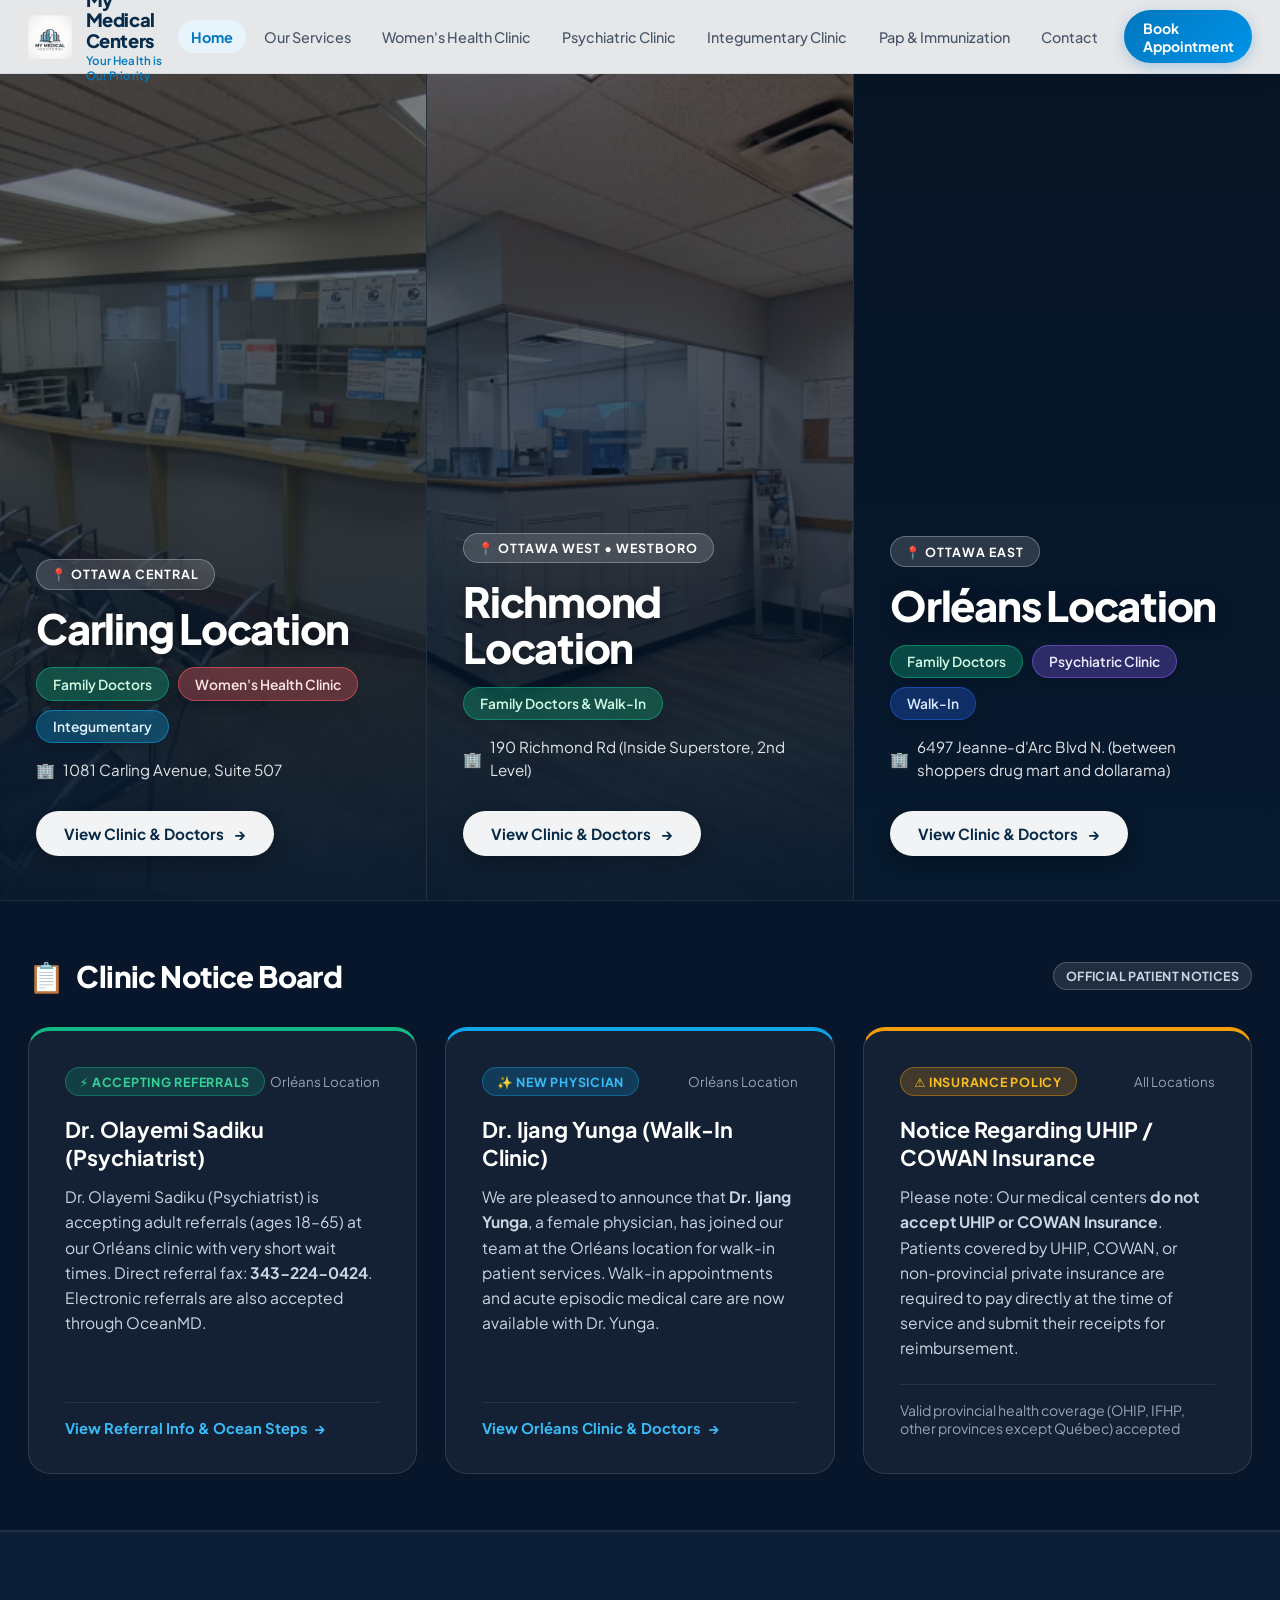
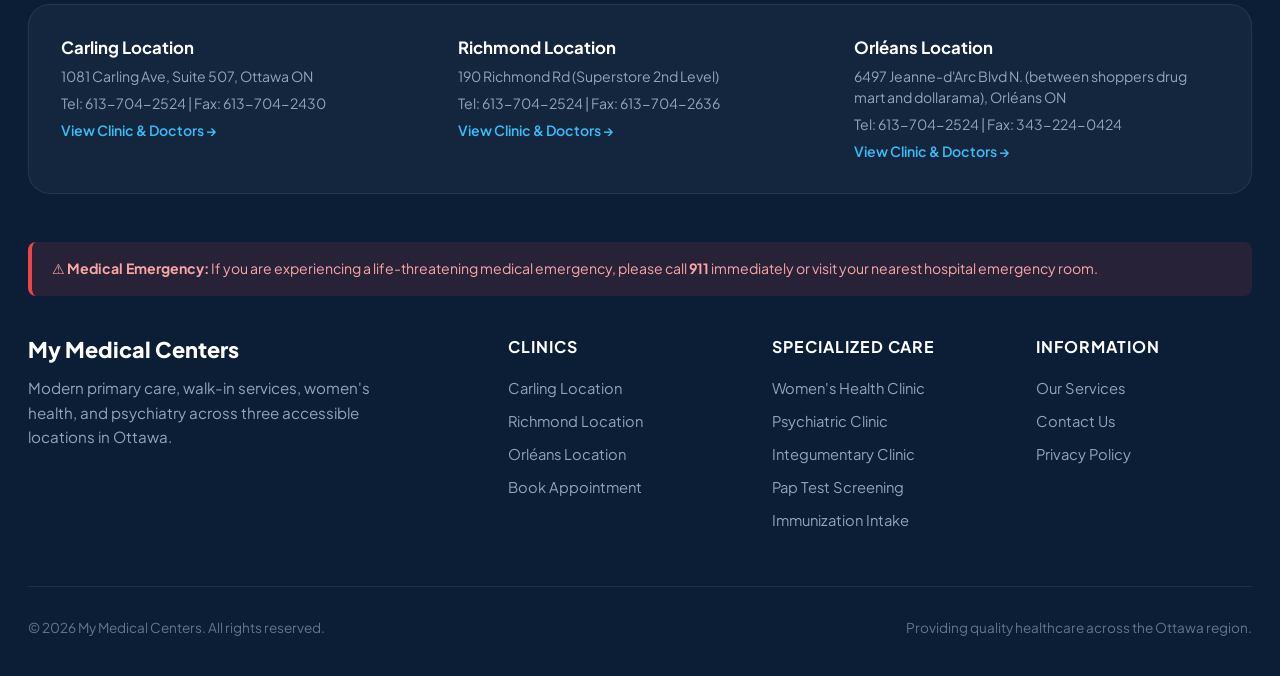
<file: index.html>
<!DOCTYPE html>
<html lang="en">
<head>
  <meta charset="UTF-8">
  <meta name="viewport" content="width=device-width, initial-scale=1.0">
  <title>My Medical Centers - Your Health is Our Priority</title>
  <meta name="description" content="Welcome to My Medical Centers. Ottawa's premier medical clinics across Carling, Richmond, and Orléans. Family medicine, walk-in, women's health, and psychiatry." />
  <link rel="stylesheet" href="css/theme.css">
  <link rel="icon" href="MMC-transformed.png" type="image/png">
  <style>
    body {
      background-color: #071322;
    }
  </style>
</head>
<body>

  <!-- Global 2026 Header -->
  <header class="site-header">
    <div class="header-container">
      <a href="index.html" class="brand-wrapper">
        <img src="MMC-transformed.png" alt="MMC Logo" class="brand-logo-img">
        <div class="brand-text-block">
          <span class="brand-title">My Medical Centers</span>
          <span class="brand-subtitle">Your Health is Our Priority</span>
        </div>
      </a>

      <nav class="desktop-nav">
        <a href="index.html" class="nav-link active">Home</a>
        <a href="services.html" class="nav-link">Our Services</a>
        <a href="WHealth.html" class="nav-link">Women's Health Clinic</a>
        <a href="dr-sadiku.html" class="nav-link">Psychiatric Clinic</a>
        <a href="dr-cheung.html" class="nav-link">Integumentary Clinic</a>
        <a href="#" class="nav-link open-pap-immun-modal">Pap & Immunization</a>
        <a href="contact-us.html" class="nav-link">Contact</a>
        <a href="appointment.html" class="nav-cta-btn">Book Appointment</a>
      </nav>

      <button class="hamburger-toggle" id="hamburgerToggle" aria-label="Toggle navigation menu">
        <span class="hamburger-line"></span>
        <span class="hamburger-line"></span>
        <span class="hamburger-line"></span>
      </button>
    </div>
  </header>

  <!-- Mobile Nav Drawer -->
  <div class="mobile-nav-drawer" id="mobileNavDrawer">
    <div class="mobile-drawer-content">
      <div class="mobile-nav-links">
        <a href="index.html" class="nav-link active">Home</a>
        <a href="services.html" class="nav-link">Our Services</a>
        <a href="WHealth.html" class="nav-link">Women's Health Clinic</a>
        <a href="dr-sadiku.html" class="nav-link">Psychiatric Clinic</a>
        <a href="dr-cheung.html" class="nav-link">Integumentary Clinic</a>
        <a href="#" class="nav-link open-pap-immun-modal">Pap Test & Immunization</a>
        <a href="contact-us.html" class="nav-link">Contact Us</a>
        <a href="privacy-policy.html" class="nav-link">Privacy Policy</a>
        <a href="appointment.html" class="nav-cta-btn">Book Appointment Now</a>
      </div>
      <div class="mobile-drawer-footer">
        <p><strong>My Medical Centers</strong><br>Main Line: 613-704-2524</p>
      </div>
    </div>
  </div>

  <!-- Dynamic 3-Column Split Hero (No video, no old book button) -->
  <main class="hero-split-wrapper" id="heroSplit">
    
    <!-- 1st Vertical Bar: Carling Location (Far Left) -->
    <a href="carling.html" class="clinic-bar" id="carlingBar" aria-label="Explore Carling Location">
      <div class="clinic-bar-bg" style="background-image: url('carling-clinic.png');"></div>
      <div class="clinic-bar-overlay"></div>
      <div class="clinic-bar-content">
        <span class="clinic-location-pill">📍 Ottawa Central</span>
        <h2 class="clinic-bar-title">Carling Location</h2>
        
        <!-- Info in Brackets -->
        <div class="bracket-info-group">
          <span class="bracket-badge accent-green">Family Doctors</span>
          <span class="bracket-badge accent-pink">Women's Health Clinic</span>
          <span class="bracket-badge" style="background:rgba(14,165,233,0.3); border-color:rgba(14,165,233,0.55); color:#e0f2fe;">Integumentary</span>
        </div>

        <p class="clinic-bar-desc">
          <span>🏢</span> 1081 Carling Avenue, Suite 507
        </p>

        <div class="clinic-bar-action">
          <span>View Clinic & Doctors</span>
          <span class="arrow">&rarr;</span>
        </div>
      </div>
    </a>

    <!-- 2nd Vertical Bar: Richmond Location (Middle) -->
    <a href="richmond.html" class="clinic-bar" id="richmondBar" aria-label="Explore Richmond Location">
      <div class="clinic-bar-bg" style="background-image: url('richmond-clinic.png');"></div>
      <div class="clinic-bar-overlay"></div>
      <div class="clinic-bar-content">
        <span class="clinic-location-pill">📍 Ottawa West &bull; Westboro</span>
        <h2 class="clinic-bar-title">Richmond Location</h2>
        
        <!-- Info in Brackets -->
        <div class="bracket-info-group">
          <span class="bracket-badge accent-green">Family Doctors & Walk-In</span>
        </div>

        <p class="clinic-bar-desc">
          <span>🏢</span> 190 Richmond Rd (Inside Superstore, 2nd Level)
        </p>

        <div class="clinic-bar-action">
          <span>View Clinic & Doctors</span>
          <span class="arrow">&rarr;</span>
        </div>
      </div>
    </a>

    <!-- 3rd Vertical Bar: Orléans Location (Far Right) -->
    <a href="orleans.html" class="clinic-bar" id="orleansBar" aria-label="Explore Orléans Location">
      <div class="clinic-bar-bg" style="background-image: url('https://images.unsplash.com/photo-1576091160399-112ba8d25d1d?auto=format&fit=crop&w=1600&q=80');"></div>
      <div class="clinic-bar-overlay"></div>
      <div class="clinic-bar-content">
        <span class="clinic-location-pill">📍 Ottawa East</span>
        <h2 class="clinic-bar-title">Orléans Location</h2>
        
        <!-- Info in Brackets -->
        <div class="bracket-info-group">
          <span class="bracket-badge accent-green">Family Doctors</span>
          <span class="bracket-badge accent-purple">Psychiatric Clinic</span>
          <span class="bracket-badge" style="background:rgba(37,99,235,0.3); border-color:rgba(37,99,235,0.55); color:#dbeafe;">Walk-In</span>
        </div>

        <p class="clinic-bar-desc">
          <span>🏢</span> 6497 Jeanne-d'Arc Blvd N. (between shoppers drug mart and dollarama)
        </p>

        <div class="clinic-bar-action">
          <span>View Clinic & Doctors</span>
          <span class="arrow">&rarr;</span>
        </div>
      </div>
    </a>

  </main>

  <!-- Notice Board Section -->
  <section class="notice-board-section" id="noticeBoard">
    <div class="notice-board-container">
      <div class="notice-board-header">
        <h2 class="notice-board-title">
          <span>📋</span> Clinic Notice Board
        </h2>
        <span class="status-badge" style="background:rgba(255,255,255,0.1); color:#cbd5e1; border:1px solid rgba(255,255,255,0.2);">
          Official Patient Notices
        </span>
      </div>

      <div class="notice-board-grid">
        <!-- Notice 1: Dr. Sadiku -->
        <div class="notice-card" style="border-top: 4px solid #10b981;">
          <div>
            <div class="notice-card-header">
              <span class="notice-pill green">⚡ Accepting Referrals</span>
              <small style="color:#94a3b8;">Orléans Location</small>
            </div>
            <h3 class="notice-title">Dr. Olayemi Sadiku (Psychiatrist)</h3>
            <p class="notice-desc">
              Dr. Olayemi Sadiku (Psychiatrist) is accepting adult referrals (ages 18–65) at our Orléans clinic with very short wait times. Direct referral fax: <strong>343-224-0424</strong>. Electronic referrals are also accepted through OceanMD.
            </p>
          </div>
          <div class="notice-footer">
            <a href="dr-sadiku.html" style="color:#38bdf8; text-decoration:none; font-weight:700; font-size:0.92rem; display:inline-flex; align-items:center; gap:0.4rem;">
              <span>View Referral Info &amp; Ocean Steps</span>
              <span>&rarr;</span>
            </a>
          </div>
        </div>

        <!-- Notice 2: Dr. Ijang Yunga (New Walk-In Doctor) -->
        <div class="notice-card" style="border-top: 4px solid #0ea5e9;">
          <div>
            <div class="notice-card-header">
              <span class="notice-pill blue">✨ New Physician</span>
              <small style="color:#94a3b8;">Orléans Location</small>
            </div>
            <h3 class="notice-title">Dr. Ijang Yunga (Walk-In Clinic)</h3>
            <p class="notice-desc">
              We are pleased to announce that <strong>Dr. Ijang Yunga</strong>, a female physician, has joined our team at the Orléans location for walk-in patient services. Walk-in appointments and acute episodic medical care are now available with Dr. Yunga.
            </p>
          </div>
          <div class="notice-footer">
            <a href="orleans.html" style="color:#38bdf8; text-decoration:none; font-weight:700; font-size:0.92rem; display:inline-flex; align-items:center; gap:0.4rem;">
              <span>View Orléans Clinic &amp; Doctors</span>
              <span>&rarr;</span>
            </a>
          </div>
        </div>

        <!-- Notice 3: Insurance Notice -->
        <div class="notice-card" style="border-top: 4px solid #f59e0b;">
          <div>
            <div class="notice-card-header">
              <span class="notice-pill amber">⚠️ Insurance Policy</span>
              <small style="color:#94a3b8;">All Locations</small>
            </div>
            <h3 class="notice-title">Notice Regarding UHIP / COWAN Insurance</h3>
            <p class="notice-desc">
              Please note: Our medical centers <strong>do not accept UHIP or COWAN Insurance</strong>. Patients covered by UHIP, COWAN, or non-provincial private insurance are required to pay directly at the time of service and submit their receipts for reimbursement.
            </p>
          </div>
          <div class="notice-footer">
            <span style="color:#94a3b8; font-size:0.88rem;">Valid provincial health coverage (OHIP, IFHP, other provinces except Québec) accepted</span>
          </div>
        </div>
      </div>
    </div>
  </section>

  <!-- Global 2026 Footer -->
  <footer class="site-footer">
    <div class="footer-container">
      <div class="footer-locations-bar">
        <div class="footer-loc-box">
          <h5>Carling Location</h5>
          <p>1081 Carling Ave, Suite 507, Ottawa ON</p>
          <p>Tel: 613-704-2524 | Fax: 613-704-2430</p>
          <a href="carling.html">View Clinic & Doctors &rarr;</a>
        </div>
        <div class="footer-loc-box">
          <h5>Richmond Location</h5>
          <p>190 Richmond Rd (Superstore 2nd Level)</p>
          <p>Tel: 613-704-2524 | Fax: 613-704-2636</p>
          <a href="richmond.html">View Clinic & Doctors &rarr;</a>
        </div>
        <div class="footer-loc-box">
          <h5>Orléans Location</h5>
          <p>6497 Jeanne-d'Arc Blvd N. (between shoppers drug mart and dollarama), Orléans ON</p>
          <p>Tel: 613-704-2524 | Fax: 343-224-0424</p>
          <a href="orleans.html">View Clinic & Doctors &rarr;</a>
        </div>
      </div>

      <div class="footer-emergency-note">
        ⚠️ <strong>Medical Emergency:</strong> If you are experiencing a life-threatening medical emergency, please call <strong>911</strong> immediately or visit your nearest hospital emergency room.
      </div>

      <div class="footer-top-grid">
        <div class="footer-brand-col">
          <h3>My Medical Centers</h3>
          <p>Modern primary care, walk-in services, women's health, and psychiatry across three accessible locations in Ottawa.</p>
        </div>
        <div class="footer-col">
          <h4>Clinics</h4>
          <ul class="footer-nav-list">
            <li><a href="carling.html">Carling Location</a></li>
            <li><a href="richmond.html">Richmond Location</a></li>
            <li><a href="orleans.html">Orléans Location</a></li>
            <li><a href="appointment.html">Book Appointment</a></li>
          </ul>
        </div>
        <div class="footer-col">
          <h4>Specialized Care</h4>
          <ul class="footer-nav-list">
            <li><a href="WHealth.html">Women's Health Clinic</a></li>
            <li><a href="dr-sadiku.html">Psychiatric Clinic</a></li>
            <li><a href="dr-cheung.html">Integumentary Clinic</a></li>
            <li><a href="#" class="open-pap-immun-modal">Pap Test Screening</a></li>
            <li><a href="#" class="open-pap-immun-modal">Immunization Intake</a></li>
          </ul>
        </div>
        <div class="footer-col">
          <h4>Information</h4>
          <ul class="footer-nav-list">
            <li><a href="services.html">Our Services</a></li>
            <li><a href="contact-us.html">Contact Us</a></li>
            <li><a href="privacy-policy.html">Privacy Policy</a></li>
          </ul>
        </div>
      </div>

      <div class="footer-bottom-bar">
        <p>&copy; 2026 My Medical Centers. All rights reserved.</p>
        <p>Providing quality healthcare across the Ottawa region.</p>
      </div>
    </div>
  </footer>

  <script src="js/main.js"></script>
</body>
</html>
</file>
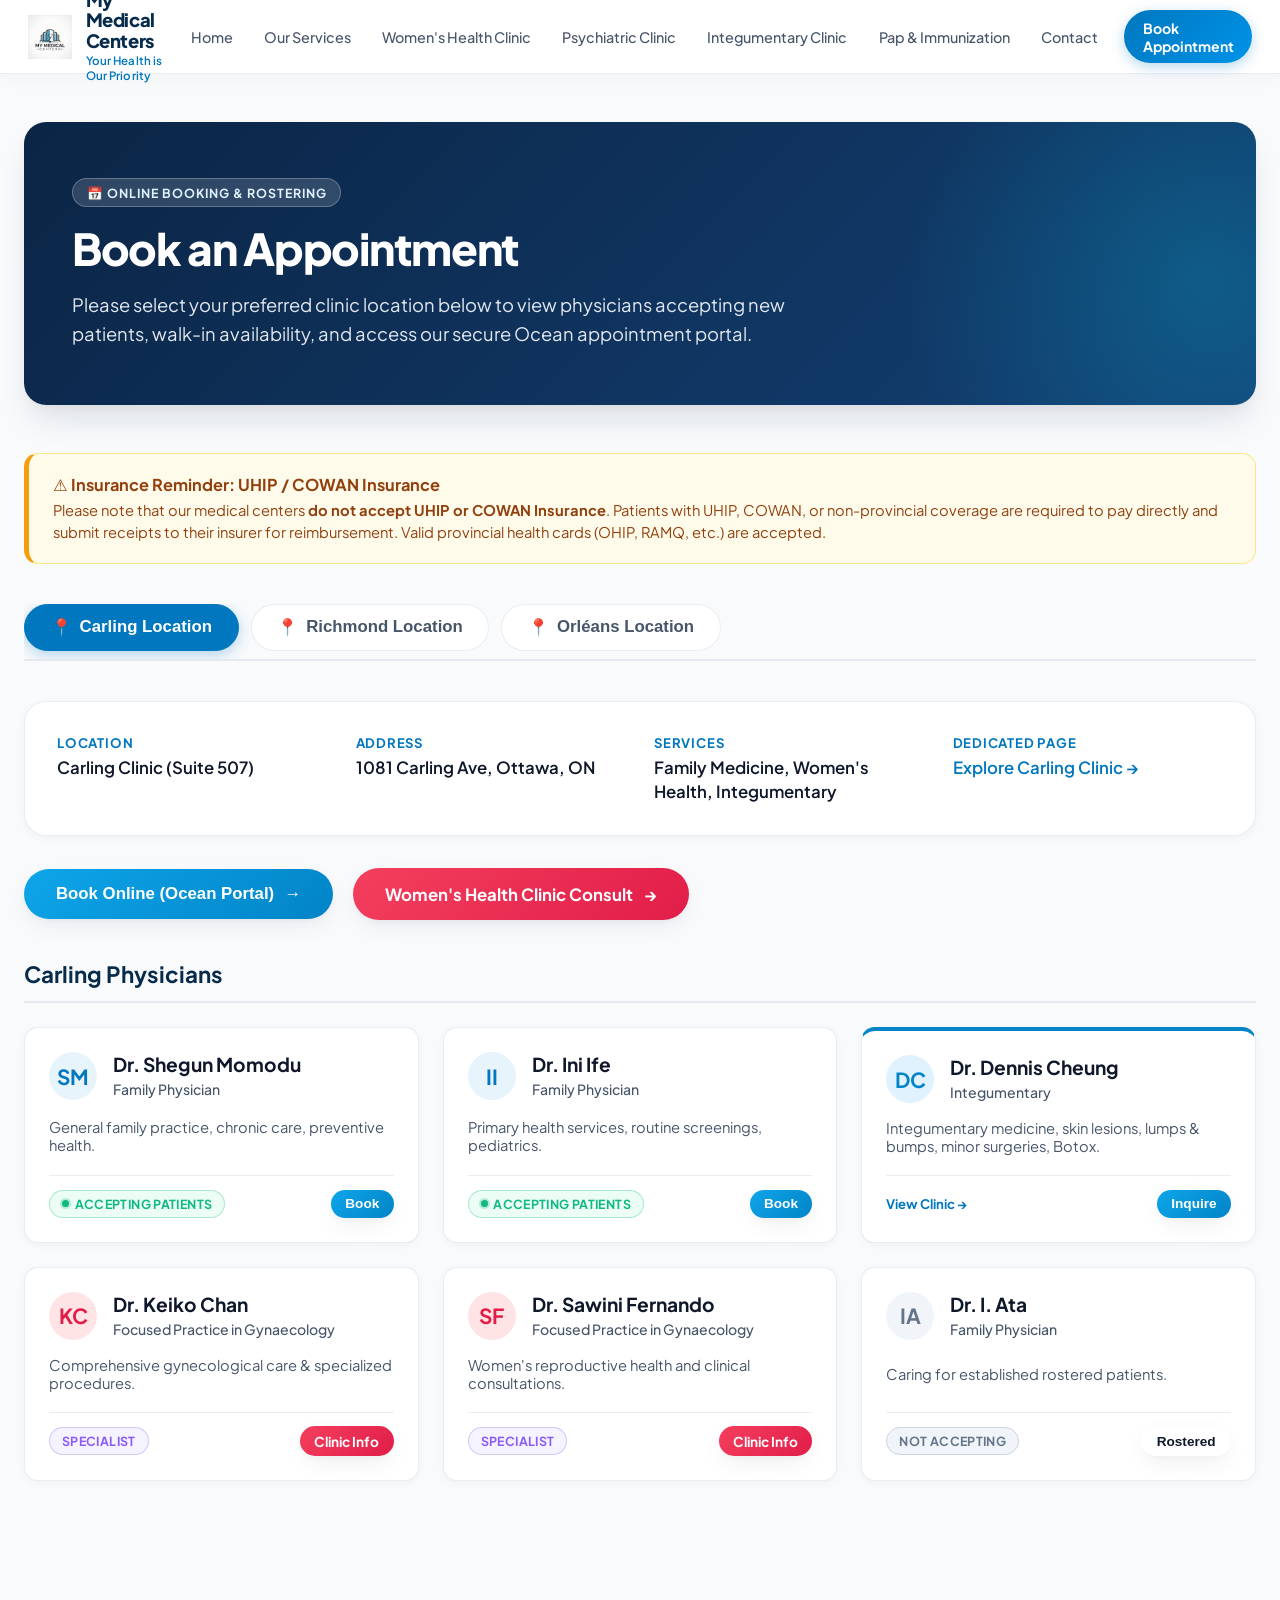
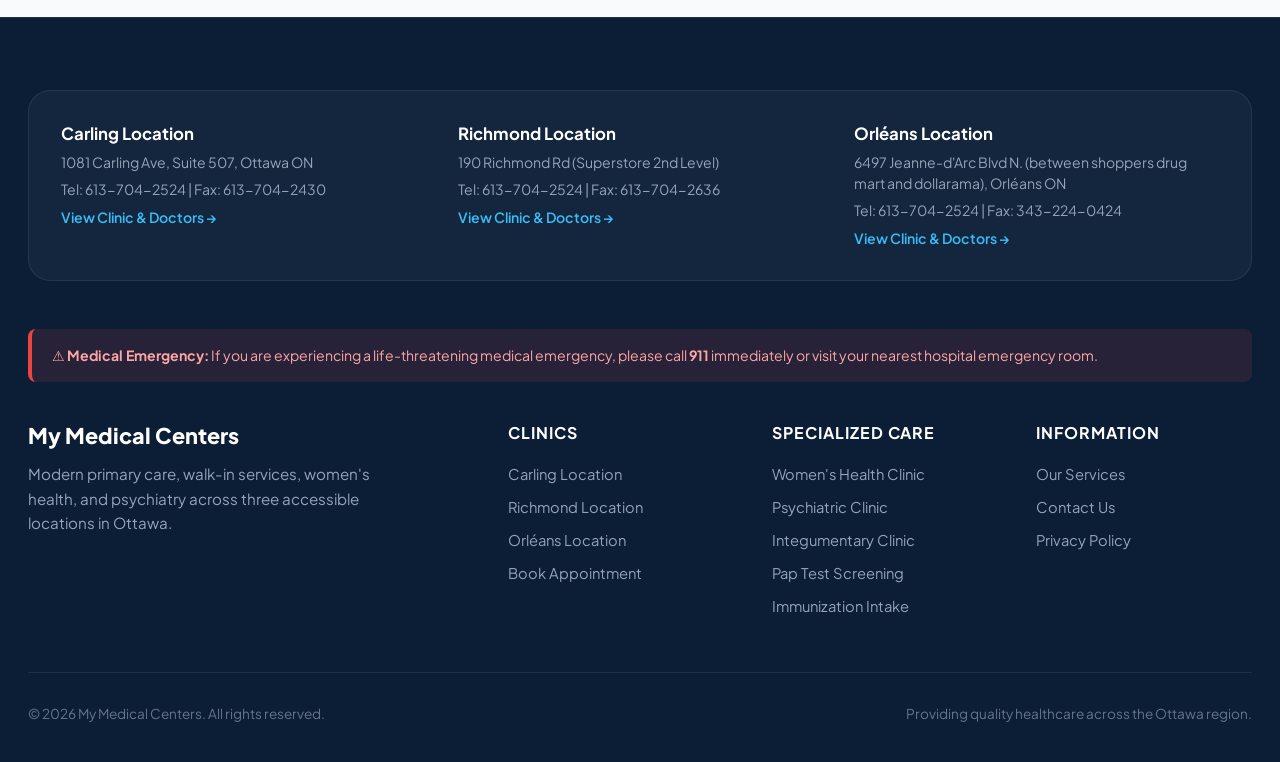
<file: appointment.html>
<!DOCTYPE html>
<html lang="en">
<head>
  <meta charset="UTF-8">
  <meta name="viewport" content="width=device-width, initial-scale=1.0">
  <title>Book Appointment - My Medical Centers</title>
  <meta name="description" content="Book an appointment or register as a new patient at My Medical Centers: Carling, Richmond, or Orléans locations." />
  <link rel="stylesheet" href="css/theme.css">
  <link rel="icon" href="MMC-transformed.png" type="image/png">
  <style>
    .location-tabs-nav {
      display: flex;
      gap: 0.75rem;
      margin-bottom: 2.5rem;
      border-bottom: 2px solid var(--border-light);
      padding-bottom: 0.5rem;
      overflow-x: auto;
    }

    .loc-tab-btn {
      padding: 0.75rem 1.6rem;
      border-radius: var(--radius-pill);
      font-size: 1.05rem;
      font-weight: 700;
      border: 1px solid var(--border-light);
      background: #ffffff;
      color: var(--text-secondary);
      cursor: pointer;
      transition: var(--transition);
      display: inline-flex;
      align-items: center;
      gap: 0.5rem;
      white-space: nowrap;
    }

    .loc-tab-btn:hover {
      color: var(--primary);
      border-color: var(--primary);
      background: var(--primary-light);
    }

    .loc-tab-btn.active {
      background: var(--primary);
      color: #ffffff;
      border-color: var(--primary);
      box-shadow: 0 4px 14px var(--primary-glow);
    }

    .clinic-pane {
      display: none;
      animation: fadeIn 0.35s ease;
    }

    .clinic-pane.active {
      display: block;
    }

    @keyframes fadeIn {
      from { opacity: 0; transform: translateY(8px); }
      to { opacity: 1; transform: translateY(0); }
    }
  </style>
</head>
<body>
  <!-- Global 2026 Header -->
  <header class="site-header">
    <div class="header-container">
      <a href="index.html" class="brand-wrapper">
        <img src="MMC-transformed.png" alt="MMC Logo" class="brand-logo-img">
        <div class="brand-text-block">
          <span class="brand-title">My Medical Centers</span>
          <span class="brand-subtitle">Your Health is Our Priority</span>
        </div>
      </a>

      <nav class="desktop-nav">
        <a href="index.html" class="nav-link">Home</a>
        <a href="services.html" class="nav-link">Our Services</a>
        <a href="WHealth.html" class="nav-link">Women's Health Clinic</a>
        <a href="dr-sadiku.html" class="nav-link">Psychiatric Clinic</a>
        <a href="dr-cheung.html" class="nav-link">Integumentary Clinic</a>
        <a href="#" class="nav-link open-pap-immun-modal">Pap & Immunization</a>
        <a href="contact-us.html" class="nav-link">Contact</a>
        <a href="appointment.html" class="nav-cta-btn active">Book Appointment</a>
      </nav>

      <button class="hamburger-toggle" id="hamburgerToggle" aria-label="Toggle navigation menu">
        <span class="hamburger-line"></span>
        <span class="hamburger-line"></span>
        <span class="hamburger-line"></span>
      </button>
    </div>
  </header>

  <!-- Mobile Nav Drawer -->
  <div class="mobile-nav-drawer" id="mobileNavDrawer">
    <div class="mobile-drawer-content">
      <div class="mobile-nav-links">
        <a href="index.html" class="nav-link">Home</a>
        <a href="services.html" class="nav-link">Our Services</a>
        <a href="WHealth.html" class="nav-link">Women's Health Clinic</a>
        <a href="dr-sadiku.html" class="nav-link">Psychiatric Clinic</a>
        <a href="dr-cheung.html" class="nav-link">Integumentary Clinic</a>
        <a href="#" class="nav-link open-pap-immun-modal">Pap Test & Immunization</a>
        <a href="contact-us.html" class="nav-link">Contact Us</a>
        <a href="privacy-policy.html" class="nav-link">Privacy Policy</a>
        <a href="appointment.html" class="nav-cta-btn">Book Appointment Now</a>
      </div>
      <div class="mobile-drawer-footer">
        <p><strong>My Medical Centers</strong><br>Main Line: 613-704-2524</p>
      </div>
    </div>
  </div>

  <!-- Main Content -->
  <main class="page-main-wrapper">
    <div class="content-container">
      
      <!-- Page Hero -->
      <section class="page-hero">
        <span class="page-hero-badge">📅 Online Booking & Rostering</span>
        <h1 class="page-hero-title">Book an Appointment</h1>
        <p class="page-hero-subtitle">
          Please select your preferred clinic location below to view physicians accepting new patients, walk-in availability, and access our secure Ocean appointment portal.
        </p>
      </section>

      <!-- Insurance Notice Banner -->
      <div style="background:#fffbeb; border:1px solid #fde68a; border-left:5px solid #f59e0b; border-radius:var(--radius-md); padding:1.25rem 1.5rem; margin-bottom:2.5rem; color:#92400e;">
        <p style="font-weight:700; font-size:1.02rem; margin-bottom:0.25rem;">⚠️ Insurance Reminder: UHIP / COWAN Insurance</p>
        <p style="font-size:0.92rem; line-height:1.5; margin:0;">
          Please note that our medical centers <strong>do not accept UHIP or COWAN Insurance</strong>. Patients with UHIP, COWAN, or non-provincial coverage are required to pay directly and submit receipts to their insurer for reimbursement. Valid provincial health cards (OHIP, RAMQ, etc.) are accepted.
        </p>
      </div>

      <!-- Location Selector Tabs -->
      <div class="location-tabs-nav" role="tablist">
        <button class="loc-tab-btn active" onclick="switchClinicTab('carling', this)" role="tab">
          <span>📍</span> Carling Location
        </button>
        <button class="loc-tab-btn" onclick="switchClinicTab('richmond', this)" role="tab">
          <span>📍</span> Richmond Location
        </button>
        <button class="loc-tab-btn" onclick="switchClinicTab('orleans', this)" role="tab">
          <span>📍</span> Orléans Location
        </button>
      </div>

      <!-- CARLING PANE -->
      <div class="clinic-pane active" id="pane-carling">
        <div class="clinic-details-card" style="margin-bottom: 2rem;">
          <div class="detail-item">
            <span class="detail-label">Location</span>
            <span class="detail-value">Carling Clinic (Suite 507)</span>
          </div>
          <div class="detail-item">
            <span class="detail-label">Address</span>
            <span class="detail-value">1081 Carling Ave, Ottawa, ON</span>
          </div>
          <div class="detail-item">
            <span class="detail-label">Services</span>
            <span class="detail-value">Family Medicine, Women's Health, Integumentary</span>
          </div>
          <div class="detail-item">
            <span class="detail-label">Dedicated Page</span>
            <span class="detail-value"><a href="carling.html">Explore Carling Clinic &rarr;</a></span>
          </div>
        </div>

        <div class="clinic-action-buttons-bar" style="margin-bottom: 2.5rem;">
          <button class="clinic-btn clinic-btn-primary" onclick="triggerClinicBooking('carling')">
            <span>Book Online (Ocean Portal)</span>
            <span>&rarr;</span>
          </button>
          <a href="WHealth.html" class="clinic-btn clinic-btn-accent-pink">
            <span>Women's Health Clinic Consult</span>
            <span>&rarr;</span>
          </a>
        </div>

        <div class="roster-section">
          <div class="roster-heading-wrapper">
            <h3 class="roster-category-title">Carling Physicians</h3>
          </div>
          <div class="roster-grid">
            <div class="doctor-card">
              <div class="doctor-card-header">
                <div class="doctor-avatar-icon">SM</div>
                <div class="doctor-info-text">
                  <h3>Dr. Shegun Momodu</h3>
                  <p class="role">Family Physician</p>
                </div>
              </div>
              <p style="color:var(--text-secondary); font-size:0.92rem;">General family practice, chronic care, preventive health.</p>
              <div class="doctor-card-footer">
                <span class="status-badge accepting">Accepting Patients</span>
                <button class="clinic-btn clinic-btn-primary" style="padding:0.4rem 0.9rem; font-size:0.85rem;" onclick="triggerClinicBooking('carling')">Book</button>
              </div>
            </div>

            <div class="doctor-card">
              <div class="doctor-card-header">
                <div class="doctor-avatar-icon">II</div>
                <div class="doctor-info-text">
                  <h3>Dr. Ini Ife</h3>
                  <p class="role">Family Physician</p>
                </div>
              </div>
              <p style="color:var(--text-secondary); font-size:0.92rem;">Primary health services, routine screenings, pediatrics.</p>
              <div class="doctor-card-footer">
                <span class="status-badge accepting">Accepting Patients</span>
                <button class="clinic-btn clinic-btn-primary" style="padding:0.4rem 0.9rem; font-size:0.85rem;" onclick="triggerClinicBooking('carling')">Book</button>
              </div>
            </div>

            <div class="doctor-card" style="border-top: 4px solid #0284c7;">
              <div class="doctor-card-header">
                <div class="doctor-avatar-icon" style="background:#e0f2fe; color:#0284c7;">DC</div>
                <div class="doctor-info-text">
                  <h3>Dr. Dennis Cheung</h3>
                  <p class="role">Integumentary</p>
                </div>
              </div>
              <p style="color:var(--text-secondary); font-size:0.92rem;">Integumentary medicine, skin lesions, lumps &amp; bumps, minor surgeries, Botox.</p>
              <div class="doctor-card-footer">
                <a href="dr-cheung.html" style="color:var(--primary); font-weight:700; font-size:0.82rem; text-decoration:none;">View Clinic &rarr;</a>
                <button class="clinic-btn clinic-btn-primary" style="padding:0.4rem 0.9rem; font-size:0.85rem;" onclick="triggerClinicBooking('carling')">Inquire</button>
              </div>
            </div>

            <div class="doctor-card">
              <div class="doctor-card-header">
                <div class="doctor-avatar-icon" style="background:#ffe4e6; color:#e11d48;">KC</div>
                <div class="doctor-info-text">
                  <h3>Dr. Keiko Chan</h3>
                  <p class="role">Focused Practice in Gynaecology</p>
                </div>
              </div>
              <p style="color:var(--text-secondary); font-size:0.92rem;">Comprehensive gynecological care &amp; specialized procedures.</p>
              <div class="doctor-card-footer">
                <span class="status-badge specialist">Specialist</span>
                <a href="WHealth.html" class="clinic-btn clinic-btn-accent-pink" style="padding:0.4rem 0.9rem; font-size:0.85rem;">Clinic Info</a>
              </div>
            </div>

            <div class="doctor-card">
              <div class="doctor-card-header">
                <div class="doctor-avatar-icon" style="background:#ffe4e6; color:#e11d48;">SF</div>
                <div class="doctor-info-text">
                  <h3>Dr. Sawini Fernando</h3>
                  <p class="role">Focused Practice in Gynaecology</p>
                </div>
              </div>
              <p style="color:var(--text-secondary); font-size:0.92rem;">Women's reproductive health and clinical consultations.</p>
              <div class="doctor-card-footer">
                <span class="status-badge specialist">Specialist</span>
                <a href="WHealth.html" class="clinic-btn clinic-btn-accent-pink" style="padding:0.4rem 0.9rem; font-size:0.85rem;">Clinic Info</a>
              </div>
            </div>

            <div class="doctor-card">
              <div class="doctor-card-header">
                <div class="doctor-avatar-icon" style="background:#f1f5f9; color:#64748b;">IA</div>
                <div class="doctor-info-text">
                  <h3>Dr. I. Ata</h3>
                  <p class="role">Family Physician</p>
                </div>
              </div>
              <p style="color:var(--text-secondary); font-size:0.92rem;">Caring for established rostered patients.</p>
              <div class="doctor-card-footer">
                <span class="status-badge not-accepting">Not Accepting</span>
                <button class="clinic-btn clinic-btn-outline" style="padding:0.4rem 0.9rem; font-size:0.85rem; color:var(--text-primary)!important;" onclick="triggerClinicBooking('carling')">Rostered</button>
              </div>
            </div>
          </div>
        </div>
      </div>

      <!-- RICHMOND PANE -->
      <div class="clinic-pane" id="pane-richmond">
        <div class="clinic-details-card" style="margin-bottom: 2rem;">
          <div class="detail-item">
            <span class="detail-label">Location</span>
            <span class="detail-value">Richmond Clinic (Superstore 2nd Level)</span>
          </div>
          <div class="detail-item">
            <span class="detail-label">Address</span>
            <span class="detail-value">190 Richmond Rd, Ottawa, ON</span>
          </div>
          <div class="detail-item">
            <span class="detail-label">Services</span>
            <span class="detail-value">Family Medicine, Walk-In Care</span>
          </div>
          <div class="detail-item">
            <span class="detail-label">Dedicated Page</span>
            <span class="detail-value"><a href="richmond.html">Explore Richmond Clinic &rarr;</a></span>
          </div>
        </div>

        <div class="clinic-action-buttons-bar" style="margin-bottom: 2.5rem;">
          <button class="clinic-btn clinic-btn-primary" onclick="triggerClinicBooking('richmond')">
            <span>Existing Patient Booking</span>
            <span>&rarr;</span>
          </button>
          <a href="https://ocean.cognisantmd.com/online-booking/341f072e-411a-4b7a-9966-1d16966af184" target="_blank" rel="noopener" class="clinic-btn clinic-btn-outline" style="background:#0ea5e9; color:#fff!important;">
            <span>New Patient Registration</span>
            <span>&rarr;</span>
          </a>
        </div>

        <div class="roster-section">
          <div class="roster-heading-wrapper">
            <h3 class="roster-category-title">Richmond Physicians</h3>
          </div>
          <div class="roster-grid">
            <div class="doctor-card">
              <div class="doctor-card-header">
                <div class="doctor-avatar-icon">SC</div>
                <div class="doctor-info-text">
                  <h3>Dr. Sydney Chinagorom</h3>
                  <p class="role">Family Physician</p>
                </div>
              </div>
              <p style="color:var(--text-secondary); font-size:0.92rem;">Accepting new individuals and families for primary medical care.</p>
              <div class="doctor-card-footer">
                <span class="status-badge accepting">Accepting Patients</span>
                <button class="clinic-btn clinic-btn-primary" style="padding:0.4rem 0.9rem; font-size:0.85rem;" onclick="triggerClinicBooking('richmond')">Register</button>
              </div>
            </div>

            <div class="doctor-card">
              <div class="doctor-card-header">
                <div class="doctor-avatar-icon">NU</div>
                <div class="doctor-info-text">
                  <h3>Dr. Nsikak Usoroh</h3>
                  <p class="role">Family Physician</p>
                </div>
              </div>
              <p style="color:var(--text-secondary); font-size:0.92rem;">Providing continuous healthcare and chronic illness management.</p>
              <div class="doctor-card-footer">
                <span class="status-badge accepting">Accepting Patients</span>
                <button class="clinic-btn clinic-btn-primary" style="padding:0.4rem 0.9rem; font-size:0.85rem;" onclick="triggerClinicBooking('richmond')">Register</button>
              </div>
            </div>

            <div class="doctor-card">
              <div class="doctor-card-header">
                <div class="doctor-avatar-icon">AC</div>
                <div class="doctor-info-text">
                  <h3>Dr. Alex Carrington</h3>
                  <p class="role">Family Physician</p>
                </div>
              </div>
              <p style="color:var(--text-secondary); font-size:0.92rem;">Evidence-based preventive medicine for children and adults.</p>
              <div class="doctor-card-footer">
                <span class="status-badge accepting">Accepting Patients</span>
                <button class="clinic-btn clinic-btn-primary" style="padding:0.4rem 0.9rem; font-size:0.85rem;" onclick="triggerClinicBooking('richmond')">Register</button>
              </div>
            </div>

            <div class="doctor-card">
              <div class="doctor-card-header">
                <div class="doctor-avatar-icon" style="background:#e0f2fe; color:#0284c7;">VG</div>
                <div class="doctor-info-text">
                  <h3>Dr. Vijia George</h3>
                  <p class="role">Family Physician</p>
                </div>
              </div>
              <p style="color:var(--text-secondary); font-size:0.92rem;">Accepting new patients for primary medical care and routine examinations.</p>
              <div class="doctor-card-footer">
                <span class="status-badge accepting">Accepting Patients</span>
                <button class="clinic-btn clinic-btn-primary" style="padding:0.4rem 0.9rem; font-size:0.85rem;" onclick="triggerClinicBooking('richmond')">Register</button>
              </div>
            </div>

            <div class="doctor-card">
              <div class="doctor-card-header">
                <div class="doctor-avatar-icon">IH</div>
                <div class="doctor-info-text">
                  <h3>Dr. Ishola Foluso Hafeezat</h3>
                  <p class="role">Walk-In Physician</p>
                </div>
              </div>
              <p style="color:var(--text-secondary); font-size:0.92rem;">Same-day consultations for acute concerns and urgent care.</p>
              <div class="doctor-card-footer">
                <span class="status-badge walk-in">Walk-In</span>
                <button class="clinic-btn clinic-btn-primary" style="padding:0.4rem 0.9rem; font-size:0.85rem;" onclick="triggerClinicBooking('richmond')">Check In</button>
              </div>
            </div>
          </div>
        </div>
      </div>

      <!-- ORLÉANS PANE -->
      <div class="clinic-pane" id="pane-orleans">
        <div class="clinic-details-card" style="margin-bottom: 2rem;">
          <div class="detail-item">
            <span class="detail-label">Location</span>
            <span class="detail-value">Orléans Clinic</span>
          </div>
          <div class="detail-item">
            <span class="detail-label">Address</span>
            <span class="detail-value">6497 Jeanne-d'Arc Blvd N. (between shoppers drug mart and dollarama), Orléans, ON</span>
          </div>
          <div class="detail-item">
            <span class="detail-label">Services</span>
            <span class="detail-value">Family Medicine, Walk-In, Integumentary, Adult Psychiatry</span>
          </div>
          <div class="detail-item">
            <span class="detail-label">Dedicated Page</span>
            <span class="detail-value"><a href="orleans.html">Explore Orléans Clinic &rarr;</a></span>
          </div>
        </div>

        <div class="clinic-action-buttons-bar" style="margin-bottom: 2.5rem;">
          <button class="clinic-btn clinic-btn-primary" onclick="triggerClinicBooking('orleans')">
            <span>Family Medicine Booking</span>
            <span>&rarr;</span>
          </button>
          <a href="dr-sadiku.html" class="clinic-btn clinic-btn-accent-purple">
            <span>Psychiatric Clinic Referrals (Dr. Sadiku)</span>
            <span>&rarr;</span>
          </a>
        </div>

        <div class="roster-section">
          <div class="roster-heading-wrapper">
            <h3 class="roster-category-title">Orléans Physicians</h3>
          </div>
          <div class="roster-grid">
            <div class="doctor-card">
              <div class="doctor-card-header">
                <div class="doctor-avatar-icon">IK</div>
                <div class="doctor-info-text">
                  <h3>Dr. Iqbal Kashif</h3>
                  <p class="role">Family Physician</p>
                </div>
              </div>
              <p style="color:var(--text-secondary); font-size:0.92rem;">Primary care physician accepting new patient enrollments.</p>
              <div class="doctor-card-footer">
                <span class="status-badge accepting">Accepting Patients</span>
                <button class="clinic-btn clinic-btn-primary" style="padding:0.4rem 0.9rem; font-size:0.85rem;" onclick="triggerClinicBooking('orleans')">Register</button>
              </div>
            </div>

            <div class="doctor-card">
              <div class="doctor-card-header">
                <div class="doctor-avatar-icon">HS</div>
                <div class="doctor-info-text">
                  <h3>Dr. Hasnain Raza Sadiq</h3>
                  <p class="role">Family Physician</p>
                </div>
              </div>
              <p style="color:var(--text-secondary); font-size:0.92rem;">Welcoming new patients across all age groups.</p>
              <div class="doctor-card-footer">
                <span class="status-badge accepting">Accepting Patients</span>
                <button class="clinic-btn clinic-btn-primary" style="padding:0.4rem 0.9rem; font-size:0.85rem;" onclick="triggerClinicBooking('orleans')">Register</button>
              </div>
            </div>

            <div class="doctor-card">
              <div class="doctor-card-header">
                <div class="doctor-avatar-icon" style="background:#eff6ff; color:#2563eb;">IY</div>
                <div class="doctor-info-text">
                  <h3>Dr. Ijang Yunga</h3>
                  <p class="role">Walk-In Clinic Physician</p>
                </div>
              </div>
              <p style="color:var(--text-secondary); font-size:0.92rem;">Same-day walk-in consults and acute medical care.</p>
              <div class="doctor-card-footer">
                <span class="status-badge walk-in">Walk-In</span>
                <button class="clinic-btn clinic-btn-primary" style="padding:0.4rem 0.9rem; font-size:0.85rem;" onclick="triggerClinicBooking('orleans')">Check In</button>
              </div>
            </div>

            <div class="doctor-card" style="border-top: 4px solid #0284c7;">
              <div class="doctor-card-header">
                <div class="doctor-avatar-icon" style="background:#e0f2fe; color:#0284c7;">DC</div>
                <div class="doctor-info-text">
                  <h3>Dr. Dennis Cheung</h3>
                  <p class="role">Integumentary</p>
                </div>
              </div>
              <p style="color:var(--text-secondary); font-size:0.92rem;">Integumentary medicine, skin lesions, lumps &amp; bumps, minor surgeries, Botox.</p>
              <div class="doctor-card-footer">
                <a href="dr-cheung.html" style="color:var(--primary); font-weight:700; font-size:0.82rem; text-decoration:none;">View Clinic &rarr;</a>
                <button class="clinic-btn clinic-btn-primary" style="padding:0.4rem 0.9rem; font-size:0.85rem;" onclick="triggerClinicBooking('orleans')">Inquire</button>
              </div>
            </div>

            <div class="doctor-card" style="border-top: 4px solid var(--accent-purple);">
              <div class="doctor-card-header">
                <div class="doctor-avatar-icon" style="background:#ede9fe; color:#7c3aed;">OS</div>
                <div class="doctor-info-text">
                  <h3>Dr. Olayemi Sadiku</h3>
                  <p class="role">Psychiatrist (Ages 18–65)</p>
                </div>
              </div>
              <p style="color:var(--text-secondary); font-size:0.92rem;">⚡ Short wait times for new referrals. Fax: 343-224-0424.</p>
              <div class="doctor-card-footer">
                <span class="status-badge accepting">Accepting Referrals</span>
                <a href="dr-sadiku.html" class="clinic-btn clinic-btn-accent-purple" style="padding:0.4rem 0.9rem; font-size:0.85rem;">Referral Form</a>
              </div>
            </div>
          </div>
        </div>
      </div>

    </div>
  </main>

  <!-- Global 2026 Footer -->
  <footer class="site-footer">
    <div class="footer-container">
      <div class="footer-locations-bar">
        <div class="footer-loc-box">
          <h5>Carling Location</h5>
          <p>1081 Carling Ave, Suite 507, Ottawa ON</p>
          <p>Tel: 613-704-2524 | Fax: 613-704-2430</p>
          <a href="carling.html">View Clinic & Doctors &rarr;</a>
        </div>
        <div class="footer-loc-box">
          <h5>Richmond Location</h5>
          <p>190 Richmond Rd (Superstore 2nd Level)</p>
          <p>Tel: 613-704-2524 | Fax: 613-704-2636</p>
          <a href="richmond.html">View Clinic & Doctors &rarr;</a>
        </div>
        <div class="footer-loc-box">
          <h5>Orléans Location</h5>
          <p>6497 Jeanne-d'Arc Blvd N. (between shoppers drug mart and dollarama), Orléans ON</p>
          <p>Tel: 613-704-2524 | Fax: 343-224-0424</p>
          <a href="orleans.html">View Clinic & Doctors &rarr;</a>
        </div>
      </div>

      <div class="footer-emergency-note">
        ⚠️ <strong>Medical Emergency:</strong> If you are experiencing a life-threatening medical emergency, please call <strong>911</strong> immediately or visit your nearest hospital emergency room.
      </div>

      <div class="footer-top-grid">
        <div class="footer-brand-col">
          <h3>My Medical Centers</h3>
          <p>Modern primary care, walk-in services, women's health, and psychiatry across three accessible locations in Ottawa.</p>
        </div>
        <div class="footer-col">
          <h4>Clinics</h4>
          <ul class="footer-nav-list">
            <li><a href="carling.html">Carling Location</a></li>
            <li><a href="richmond.html">Richmond Location</a></li>
            <li><a href="orleans.html">Orléans Location</a></li>
            <li><a href="appointment.html">Book Appointment</a></li>
          </ul>
        </div>
        <div class="footer-col">
          <h4>Specialized Care</h4>
          <ul class="footer-nav-list">
            <li><a href="WHealth.html">Women's Health Clinic</a></li>
            <li><a href="dr-sadiku.html">Psychiatric Clinic</a></li>
            <li><a href="dr-cheung.html">Integumentary Clinic</a></li>
            <li><a href="#" class="open-pap-immun-modal">Pap Test Screening</a></li>
            <li><a href="#" class="open-pap-immun-modal">Immunization Intake</a></li>
          </ul>
        </div>
        <div class="footer-col">
          <h4>Information</h4>
          <ul class="footer-nav-list">
            <li><a href="services.html">Our Services</a></li>
            <li><a href="contact-us.html">Contact Us</a></li>
            <li><a href="privacy-policy.html">Privacy Policy</a></li>
          </ul>
        </div>
      </div>

      <div class="footer-bottom-bar">
        <p>&copy; 2026 My Medical Centers. All rights reserved.</p>
        <p>Providing quality healthcare across the Ottawa region.</p>
      </div>
    </div>
  </footer>

  <script src="js/main.js"></script>
  <script>
    function switchClinicTab(locationKey, btn) {
      document.querySelectorAll('.loc-tab-btn').forEach(b => b.classList.remove('active'));
      document.querySelectorAll('.clinic-pane').forEach(p => p.classList.remove('active'));
      
      btn.classList.add('active');
      const targetPane = document.getElementById('pane-' + locationKey);
      if (targetPane) targetPane.classList.add('active');
    }

    // Check URL parameters for ?location=
    window.addEventListener('DOMContentLoaded', () => {
      const params = new URLSearchParams(window.location.search);
      const loc = params.get('location');
      if (loc && ['carling', 'richmond', 'orleans'].includes(loc.toLowerCase())) {
        const targetBtn = Array.from(document.querySelectorAll('.loc-tab-btn')).find(b => b.textContent.toLowerCase().includes(loc.toLowerCase()));
        if (targetBtn) switchClinicTab(loc.toLowerCase(), targetBtn);
      }
    });
  </script>
</body>
</html>
</file>
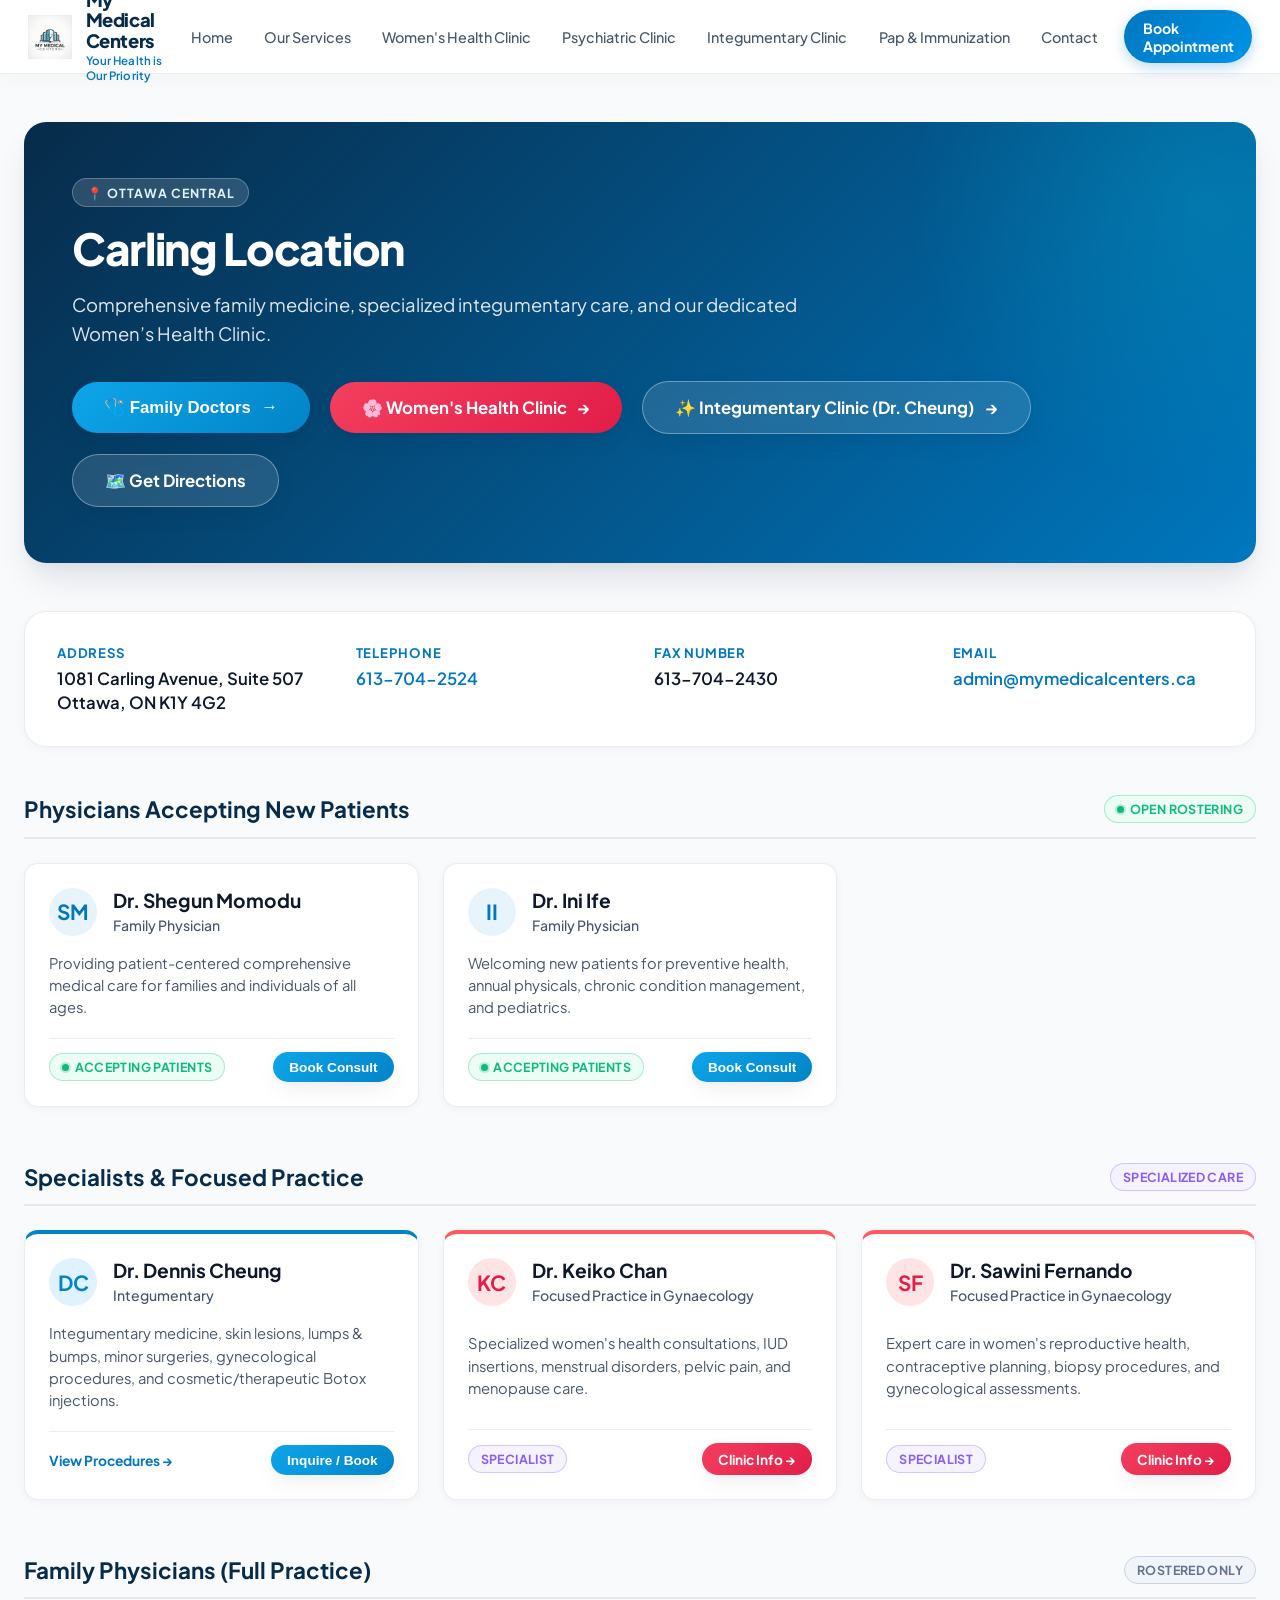
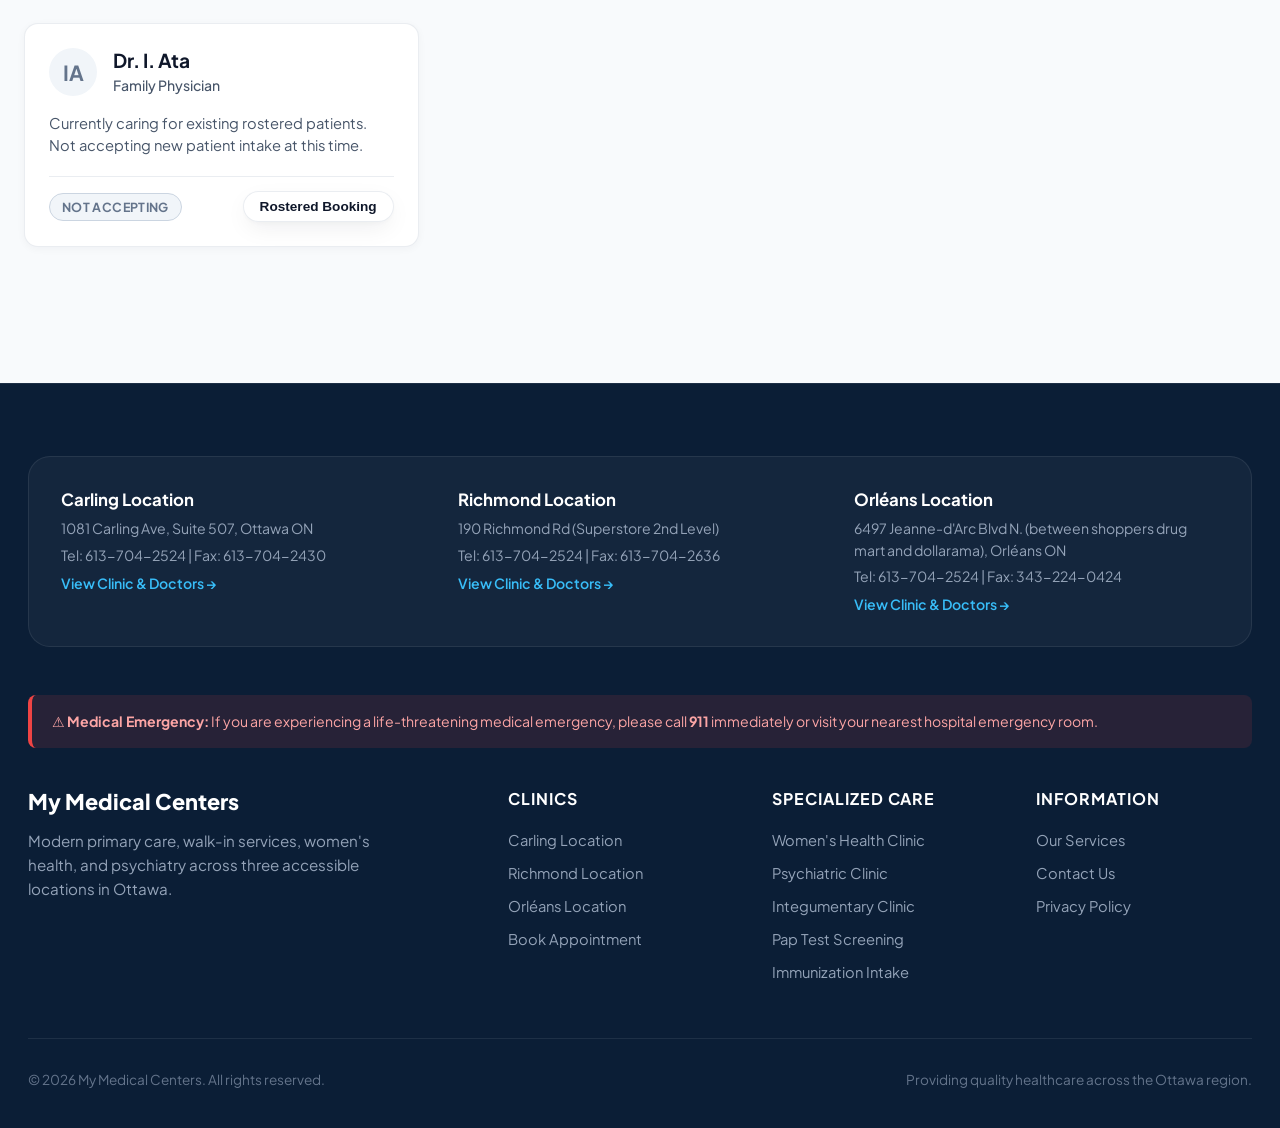
<file: carling.html>
<!DOCTYPE html>
<html lang="en">
<head>
  <meta charset="UTF-8">
  <meta name="viewport" content="width=device-width, initial-scale=1.0">
  <title>Carling Location - My Medical Centers</title>
  <meta name="description" content="My Medical Centers - Carling Location. Family Doctors, Women's Health Clinic, and Integumentary in Ottawa Central." />
  <link rel="stylesheet" href="css/theme.css">
  <link rel="icon" href="MMC-transformed.png" type="image/png">
</head>
<body>
  <!-- Global 2026 Header -->
  <header class="site-header">
    <div class="header-container">
      <a href="index.html" class="brand-wrapper">
        <img src="MMC-transformed.png" alt="MMC Logo" class="brand-logo-img">
        <div class="brand-text-block">
          <span class="brand-title">My Medical Centers</span>
          <span class="brand-subtitle">Your Health is Our Priority</span>
        </div>
      </a>

      <nav class="desktop-nav">
        <a href="index.html" class="nav-link">Home</a>
        <a href="services.html" class="nav-link">Our Services</a>
        <a href="WHealth.html" class="nav-link">Women's Health Clinic</a>
        <a href="dr-sadiku.html" class="nav-link">Psychiatric Clinic</a>
        <a href="dr-cheung.html" class="nav-link">Integumentary Clinic</a>
        <a href="#" class="nav-link open-pap-immun-modal">Pap & Immunization</a>
        <a href="contact-us.html" class="nav-link">Contact</a>
        <a href="appointment.html" class="nav-cta-btn">Book Appointment</a>
      </nav>

      <button class="hamburger-toggle" id="hamburgerToggle" aria-label="Toggle navigation menu">
        <span class="hamburger-line"></span>
        <span class="hamburger-line"></span>
        <span class="hamburger-line"></span>
      </button>
    </div>
  </header>

  <!-- Mobile Nav Drawer -->
  <div class="mobile-nav-drawer" id="mobileNavDrawer">
    <div class="mobile-drawer-content">
      <div class="mobile-nav-links">
        <a href="index.html" class="nav-link">Home</a>
        <a href="services.html" class="nav-link">Our Services</a>
        <a href="WHealth.html" class="nav-link">Women's Health Clinic</a>
        <a href="dr-sadiku.html" class="nav-link">Psychiatric Clinic</a>
        <a href="dr-cheung.html" class="nav-link">Integumentary Clinic</a>
        <a href="#" class="nav-link open-pap-immun-modal">Pap Test & Immunization</a>
        <a href="contact-us.html" class="nav-link">Contact Us</a>
        <a href="privacy-policy.html" class="nav-link">Privacy Policy</a>
        <a href="appointment.html" class="nav-cta-btn">Book Appointment Now</a>
      </div>
      <div class="mobile-drawer-footer">
        <p><strong>My Medical Centers</strong><br>Carling Clinic: 613-704-2524</p>
      </div>
    </div>
  </div>

  <!-- Main Content -->
  <main class="page-main-wrapper">
    <div class="content-container">
      
      <!-- Clinic Hero Banner -->
      <section class="page-hero" style="background: linear-gradient(135deg, #072b4a 0%, #0077be 100%);">
        <span class="page-hero-badge">📍 Ottawa Central</span>
        <h1 class="page-hero-title">Carling Location</h1>
        <p class="page-hero-subtitle">
          Comprehensive family medicine, specialized integumentary care, and our dedicated Women’s Health Clinic.
        </p>

        <!-- Prominent Action Buttons -->
        <div class="clinic-action-buttons-bar">
          <button class="clinic-btn clinic-btn-primary" onclick="triggerClinicBooking('carling')">
            <span>🩺 Family Doctors</span>
            <span>&rarr;</span>
          </button>
          <a href="WHealth.html" class="clinic-btn clinic-btn-accent-pink">
            <span>🌸 Women's Health Clinic</span>
            <span>&rarr;</span>
          </a>
          <a href="dr-cheung.html" class="clinic-btn clinic-btn-outline">
            <span>✨ Integumentary Clinic (Dr. Cheung)</span>
            <span>&rarr;</span>
          </a>
          <a href="https://maps.google.com/?q=1081+Carling+Avenue+Ottawa+ON" target="_blank" rel="noopener" class="clinic-btn clinic-btn-outline">
            <span>🗺️ Get Directions</span>
          </a>
        </div>
      </section>

      <!-- Quick Clinic Details Card -->
      <section class="clinic-details-card">
        <div class="detail-item">
          <span class="detail-label">Address</span>
          <span class="detail-value">1081 Carling Avenue, Suite 507<br>Ottawa, ON K1Y 4G2</span>
        </div>
        <div class="detail-item">
          <span class="detail-label">Telephone</span>
          <span class="detail-value"><a href="tel:6137042524">613-704-2524</a></span>
        </div>
        <div class="detail-item">
          <span class="detail-label">Fax Number</span>
          <span class="detail-value">613-704-2430</span>
        </div>
        <div class="detail-item">
          <span class="detail-label">Email</span>
          <span class="detail-value"><a href="mailto:admin@mymedicalcenters.ca">admin@mymedicalcenters.ca</a></span>
        </div>
      </section>

      <!-- Doctor Directory Section -->
      <section class="roster-section">
        
        <!-- Category 1: Accepting New Patients -->
        <div class="roster-heading-wrapper">
          <h2 class="roster-category-title">
            <span>Physicians Accepting New Patients</span>
          </h2>
          <span class="status-badge accepting">Open Rostering</span>
        </div>
        <div class="roster-grid">
          <div class="doctor-card">
            <div class="doctor-card-header">
              <div class="doctor-avatar-icon">SM</div>
              <div class="doctor-info-text">
                <h3>Dr. Shegun Momodu</h3>
                <p class="role">Family Physician</p>
              </div>
            </div>
            <p style="color:var(--text-secondary); font-size:0.92rem; line-height:1.5;">
              Providing patient-centered comprehensive medical care for families and individuals of all ages.
            </p>
            <div class="doctor-card-footer">
              <span class="status-badge accepting">Accepting Patients</span>
              <button class="clinic-btn clinic-btn-primary" style="padding:0.45rem 1rem; font-size:0.85rem;" onclick="triggerClinicBooking('carling')">Book Consult</button>
            </div>
          </div>

          <div class="doctor-card">
            <div class="doctor-card-header">
              <div class="doctor-avatar-icon">II</div>
              <div class="doctor-info-text">
                <h3>Dr. Ini Ife</h3>
                <p class="role">Family Physician</p>
              </div>
            </div>
            <p style="color:var(--text-secondary); font-size:0.92rem; line-height:1.5;">
              Welcoming new patients for preventive health, annual physicals, chronic condition management, and pediatrics.
            </p>
            <div class="doctor-card-footer">
              <span class="status-badge accepting">Accepting Patients</span>
              <button class="clinic-btn clinic-btn-primary" style="padding:0.45rem 1rem; font-size:0.85rem;" onclick="triggerClinicBooking('carling')">Book Consult</button>
            </div>
          </div>
        </div>

        <!-- Category 2: Specialists -->
        <div class="roster-heading-wrapper" style="margin-top: 3.5rem;">
          <h2 class="roster-category-title">
            <span>Specialists &amp; Focused Practice</span>
          </h2>
          <span class="status-badge specialist">Specialized Care</span>
        </div>
        <div class="roster-grid">
          <!-- Dr. Dennis Cheung (Integumentary) -->
          <div class="doctor-card" style="border-top: 4px solid #0284c7;">
            <div class="doctor-card-header">
              <div class="doctor-avatar-icon" style="background:#e0f2fe; color:#0284c7;">DC</div>
              <div class="doctor-info-text">
                <h3>Dr. Dennis Cheung</h3>
                <p class="role">Integumentary</p>
              </div>
            </div>
            <p style="color:var(--text-secondary); font-size:0.92rem; line-height:1.5;">
              Integumentary medicine, skin lesions, lumps &amp; bumps, minor surgeries, gynecological procedures, and cosmetic/therapeutic Botox injections.
            </p>
            <div class="doctor-card-footer">
              <a href="dr-cheung.html" style="color:var(--primary); font-weight:700; font-size:0.86rem; text-decoration:none;">View Procedures &rarr;</a>
              <button class="clinic-btn clinic-btn-primary" style="padding:0.45rem 1rem; font-size:0.85rem;" onclick="triggerClinicBooking('carling')">Inquire / Book</button>
            </div>
          </div>

          <!-- Dr. Keiko Chan -->
          <div class="doctor-card" style="border-top: 4px solid var(--accent-coral);">
            <div class="doctor-card-header">
              <div class="doctor-avatar-icon" style="background:#ffe4e6; color:#e11d48;">KC</div>
              <div class="doctor-info-text">
                <h3>Dr. Keiko Chan</h3>
                <p class="role">Focused Practice in Gynaecology</p>
              </div>
            </div>
            <p style="color:var(--text-secondary); font-size:0.92rem; line-height:1.5;">
              Specialized women's health consultations, IUD insertions, menstrual disorders, pelvic pain, and menopause care.
            </p>
            <div class="doctor-card-footer">
              <span class="status-badge specialist">Specialist</span>
              <a href="WHealth.html" class="clinic-btn clinic-btn-accent-pink" style="padding:0.45rem 1rem; font-size:0.85rem;">Clinic Info &rarr;</a>
            </div>
          </div>

          <!-- Dr. Sawini Fernando -->
          <div class="doctor-card" style="border-top: 4px solid var(--accent-coral);">
            <div class="doctor-card-header">
              <div class="doctor-avatar-icon" style="background:#ffe4e6; color:#e11d48;">SF</div>
              <div class="doctor-info-text">
                <h3>Dr. Sawini Fernando</h3>
                <p class="role">Focused Practice in Gynaecology</p>
              </div>
            </div>
            <p style="color:var(--text-secondary); font-size:0.92rem; line-height:1.5;">
              Expert care in women's reproductive health, contraceptive planning, biopsy procedures, and gynecological assessments.
            </p>
            <div class="doctor-card-footer">
              <span class="status-badge specialist">Specialist</span>
              <a href="WHealth.html" class="clinic-btn clinic-btn-accent-pink" style="padding:0.45rem 1rem; font-size:0.85rem;">Clinic Info &rarr;</a>
            </div>
          </div>
        </div>

        <!-- Category 3: Other Roster Doctors -->
        <div class="roster-heading-wrapper" style="margin-top: 3.5rem;">
          <h2 class="roster-category-title">
            <span>Family Physicians (Full Practice)</span>
          </h2>
          <span class="status-badge not-accepting">Rostered Only</span>
        </div>
        <div class="roster-grid">
          <div class="doctor-card">
            <div class="doctor-card-header">
              <div class="doctor-avatar-icon" style="background:#f1f5f9; color:#64748b;">IA</div>
              <div class="doctor-info-text">
                <h3>Dr. I. Ata</h3>
                <p class="role">Family Physician</p>
              </div>
            </div>
            <p style="color:var(--text-secondary); font-size:0.92rem; line-height:1.5;">
              Currently caring for existing rostered patients. Not accepting new patient intake at this time.
            </p>
            <div class="doctor-card-footer">
              <span class="status-badge not-accepting">Not Accepting</span>
              <button class="clinic-btn clinic-btn-outline" style="padding:0.45rem 1rem; font-size:0.85rem; color:var(--text-primary) !important; border-color:var(--border-light);" onclick="triggerClinicBooking('carling')">Rostered Booking</button>
            </div>
          </div>
        </div>

      </section>

    </div>
  </main>

  <!-- Global 2026 Footer -->
  <footer class="site-footer">
    <div class="footer-container">
      <div class="footer-locations-bar">
        <div class="footer-loc-box">
          <h5>Carling Location</h5>
          <p>1081 Carling Ave, Suite 507, Ottawa ON</p>
          <p>Tel: 613-704-2524 | Fax: 613-704-2430</p>
          <a href="carling.html">View Clinic & Doctors &rarr;</a>
        </div>
        <div class="footer-loc-box">
          <h5>Richmond Location</h5>
          <p>190 Richmond Rd (Superstore 2nd Level)</p>
          <p>Tel: 613-704-2524 | Fax: 613-704-2636</p>
          <a href="richmond.html">View Clinic & Doctors &rarr;</a>
        </div>
        <div class="footer-loc-box">
          <h5>Orléans Location</h5>
          <p>6497 Jeanne-d'Arc Blvd N. (between shoppers drug mart and dollarama), Orléans ON</p>
          <p>Tel: 613-704-2524 | Fax: 343-224-0424</p>
          <a href="orleans.html">View Clinic & Doctors &rarr;</a>
        </div>
      </div>

      <div class="footer-emergency-note">
        ⚠️ <strong>Medical Emergency:</strong> If you are experiencing a life-threatening medical emergency, please call <strong>911</strong> immediately or visit your nearest hospital emergency room.
      </div>

      <div class="footer-top-grid">
        <div class="footer-brand-col">
          <h3>My Medical Centers</h3>
          <p>Modern primary care, walk-in services, women's health, and psychiatry across three accessible locations in Ottawa.</p>
        </div>
        <div class="footer-col">
          <h4>Clinics</h4>
          <ul class="footer-nav-list">
            <li><a href="carling.html">Carling Location</a></li>
            <li><a href="richmond.html">Richmond Location</a></li>
            <li><a href="orleans.html">Orléans Location</a></li>
            <li><a href="appointment.html">Book Appointment</a></li>
          </ul>
        </div>
        <div class="footer-col">
          <h4>Specialized Care</h4>
          <ul class="footer-nav-list">
            <li><a href="WHealth.html">Women's Health Clinic</a></li>
            <li><a href="dr-sadiku.html">Psychiatric Clinic</a></li>
            <li><a href="dr-cheung.html">Integumentary Clinic</a></li>
            <li><a href="#" class="open-pap-immun-modal">Pap Test Screening</a></li>
            <li><a href="#" class="open-pap-immun-modal">Immunization Intake</a></li>
          </ul>
        </div>
        <div class="footer-col">
          <h4>Information</h4>
          <ul class="footer-nav-list">
            <li><a href="services.html">Our Services</a></li>
            <li><a href="contact-us.html">Contact Us</a></li>
            <li><a href="privacy-policy.html">Privacy Policy</a></li>
          </ul>
        </div>
      </div>

      <div class="footer-bottom-bar">
        <p>&copy; 2026 My Medical Centers. All rights reserved.</p>
        <p>Providing quality healthcare across the Ottawa region.</p>
      </div>
    </div>
  </footer>

  <script src="js/main.js"></script>
</body>
</html>
</file>
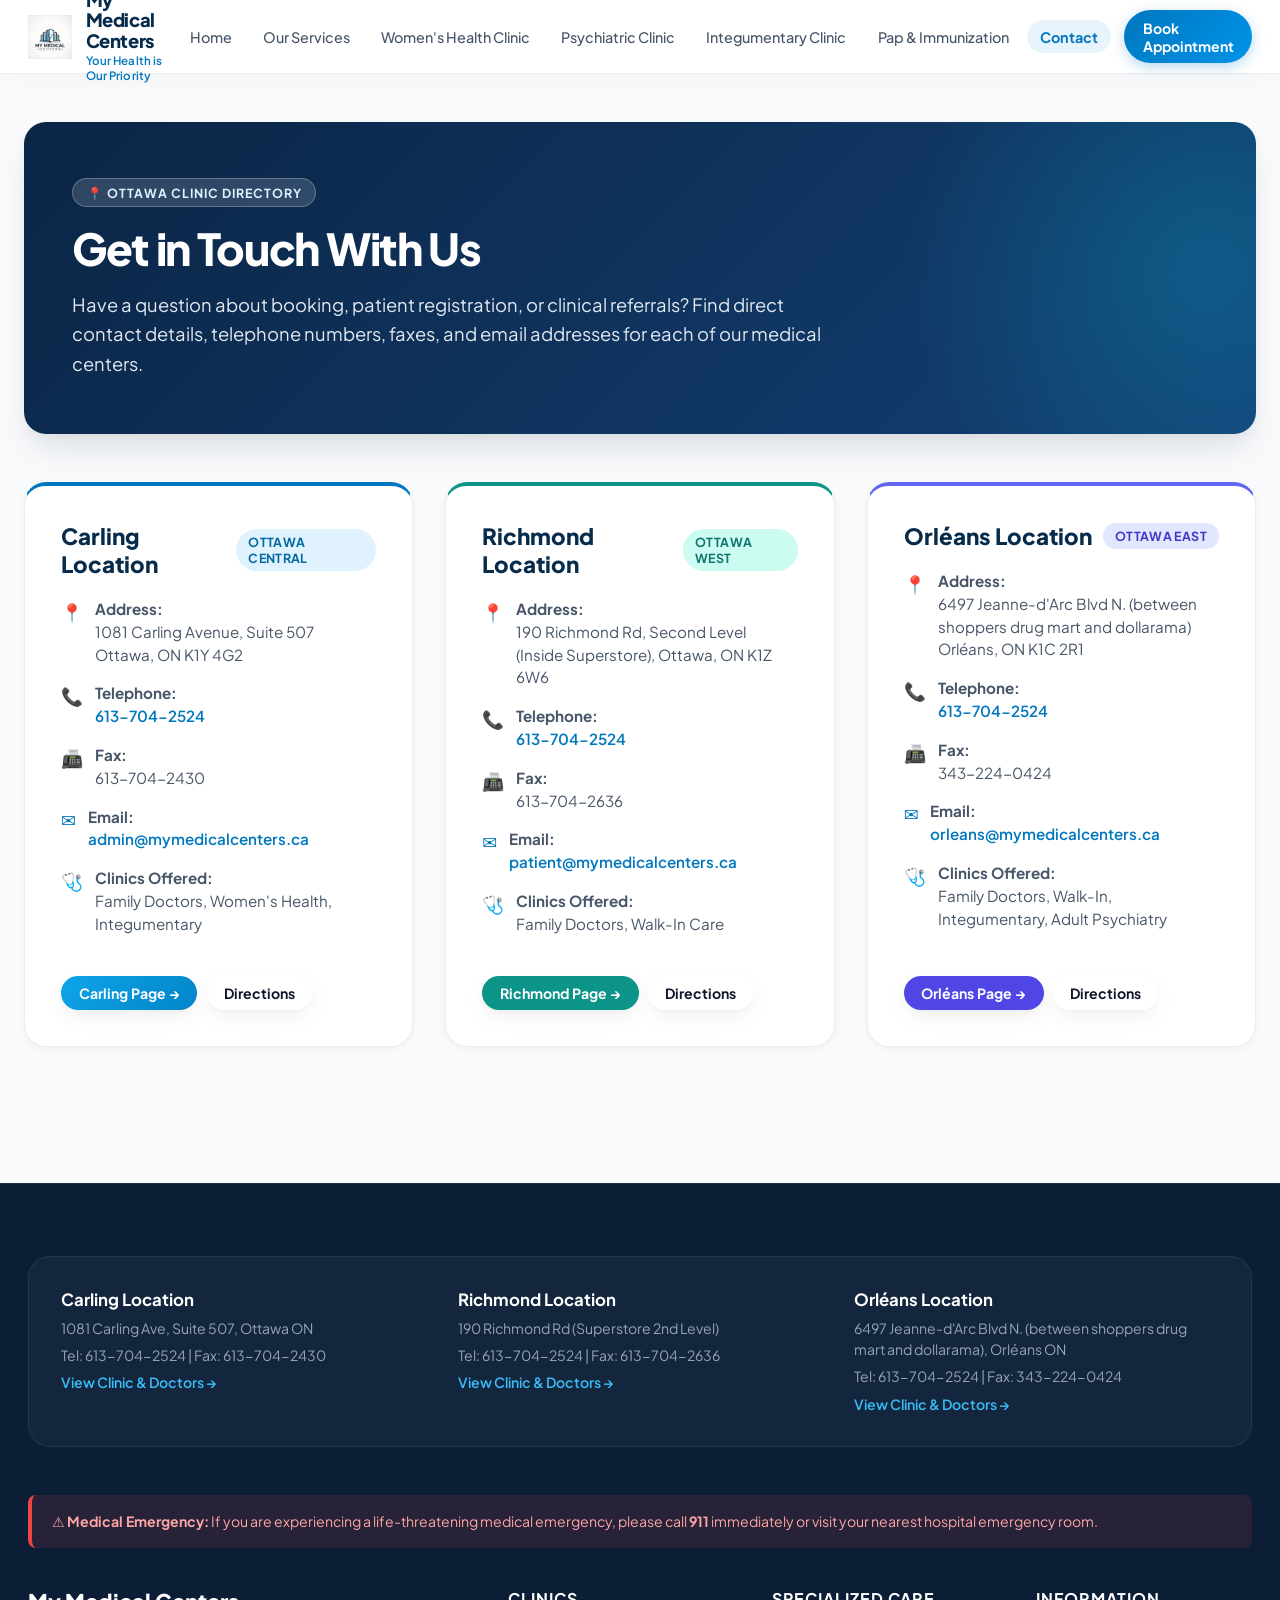
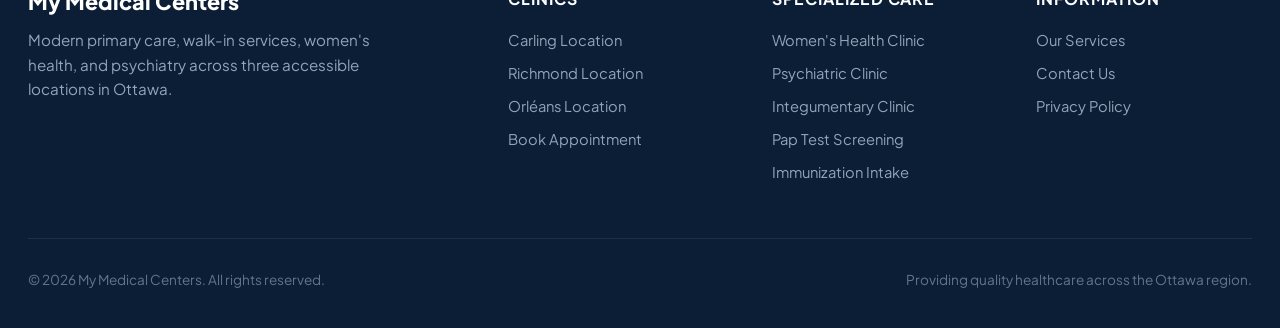
<file: contact-us.html>
<!DOCTYPE html>
<html lang="en">
<head>
  <meta charset="UTF-8">
  <meta name="viewport" content="width=device-width, initial-scale=1.0">
  <title>Contact Us - My Medical Centers</title>
  <meta name="description" content="Contact My Medical Centers across Ottawa: Carling, Richmond, and Orléans locations. Phone numbers, addresses, faxes, and email." />
  <link rel="stylesheet" href="css/theme.css">
  <link rel="icon" href="MMC-transformed.png" type="image/png">
  <style>
    .contact-cards-grid {
      display: grid;
      grid-template-columns: repeat(auto-fit, minmax(320px, 1fr));
      gap: 2rem;
      margin-bottom: 3.5rem;
    }

    .location-contact-card {
      background: var(--bg-surface);
      border: 1px solid var(--border-light);
      border-radius: var(--radius-lg);
      padding: 2.25rem;
      box-shadow: var(--shadow-sm);
      display: flex;
      flex-direction: column;
      justify-content: space-between;
      transition: var(--transition);
      position: relative;
    }

    .location-contact-card:hover {
      transform: translateY(-5px);
      box-shadow: var(--shadow-md);
      border-color: rgba(0, 119, 190, 0.35);
    }

    .loc-card-header {
      display: flex;
      align-items: center;
      justify-content: space-between;
      margin-bottom: 1.25rem;
    }

    .loc-title {
      font-size: 1.4rem;
      font-weight: 800;
      color: var(--primary-dark);
    }

    .contact-line {
      display: flex;
      align-items: flex-start;
      gap: 0.75rem;
      margin-bottom: 1rem;
      font-size: 0.95rem;
      color: var(--text-secondary);
      line-height: 1.5;
    }

    .contact-icon {
      font-size: 1.1rem;
      color: var(--primary);
      flex-shrink: 0;
      margin-top: 1px;
    }

    .contact-line a {
      color: var(--primary);
      text-decoration: none;
      font-weight: 600;
    }

    .contact-line a:hover {
      text-decoration: underline;
    }
  </style>
</head>
<body>
  <!-- Global 2026 Header -->
  <header class="site-header">
    <div class="header-container">
      <a href="index.html" class="brand-wrapper">
        <img src="MMC-transformed.png" alt="MMC Logo" class="brand-logo-img">
        <div class="brand-text-block">
          <span class="brand-title">My Medical Centers</span>
          <span class="brand-subtitle">Your Health is Our Priority</span>
        </div>
      </a>

      <nav class="desktop-nav">
        <a href="index.html" class="nav-link">Home</a>
        <a href="services.html" class="nav-link">Our Services</a>
        <a href="WHealth.html" class="nav-link">Women's Health Clinic</a>
        <a href="dr-sadiku.html" class="nav-link">Psychiatric Clinic</a>
        <a href="dr-cheung.html" class="nav-link">Integumentary Clinic</a>
        <a href="#" class="nav-link open-pap-immun-modal">Pap & Immunization</a>
        <a href="contact-us.html" class="nav-link active">Contact</a>
        <a href="appointment.html" class="nav-cta-btn">Book Appointment</a>
      </nav>

      <button class="hamburger-toggle" id="hamburgerToggle" aria-label="Toggle navigation menu">
        <span class="hamburger-line"></span>
        <span class="hamburger-line"></span>
        <span class="hamburger-line"></span>
      </button>
    </div>
  </header>

  <!-- Mobile Nav Drawer -->
  <div class="mobile-nav-drawer" id="mobileNavDrawer">
    <div class="mobile-drawer-content">
      <div class="mobile-nav-links">
        <a href="index.html" class="nav-link">Home</a>
        <a href="services.html" class="nav-link">Our Services</a>
        <a href="WHealth.html" class="nav-link">Women's Health Clinic</a>
        <a href="dr-sadiku.html" class="nav-link">Psychiatric Clinic</a>
        <a href="dr-cheung.html" class="nav-link">Integumentary Clinic</a>
        <a href="#" class="nav-link open-pap-immun-modal">Pap Test & Immunization</a>
        <a href="contact-us.html" class="nav-link active">Contact Us</a>
        <a href="privacy-policy.html" class="nav-link">Privacy Policy</a>
        <a href="appointment.html" class="nav-cta-btn">Book Appointment Now</a>
      </div>
      <div class="mobile-drawer-footer">
        <p><strong>My Medical Centers</strong><br>Main Line: 613-704-2524</p>
      </div>
    </div>
  </div>

  <!-- Main Content -->
  <main class="page-main-wrapper">
    <div class="content-container">
      
      <!-- Page Hero -->
      <section class="page-hero">
        <span class="page-hero-badge">📍 Ottawa Clinic Directory</span>
        <h1 class="page-hero-title">Get in Touch With Us</h1>
        <p class="page-hero-subtitle">
          Have a question about booking, patient registration, or clinical referrals? Find direct contact details, telephone numbers, faxes, and email addresses for each of our medical centers.
        </p>
      </section>

      <!-- 3 Location Contact Cards -->
      <div class="contact-cards-grid">
        
        <!-- Carling Card -->
        <div class="location-contact-card" style="border-top: 4px solid var(--primary);">
          <div>
            <div class="loc-card-header">
              <h2 class="loc-title">Carling Location</h2>
              <span class="status-badge" style="background:#e0f2fe; color:#0369a1;">Ottawa Central</span>
            </div>

            <div class="contact-line">
              <span class="contact-icon">📍</span>
              <div>
                <strong>Address:</strong><br>
                1081 Carling Avenue, Suite 507<br>Ottawa, ON K1Y 4G2
              </div>
            </div>

            <div class="contact-line">
              <span class="contact-icon">📞</span>
              <div>
                <strong>Telephone:</strong><br>
                <a href="tel:6137042524">613-704-2524</a>
              </div>
            </div>

            <div class="contact-line">
              <span class="contact-icon">📠</span>
              <div>
                <strong>Fax:</strong><br>
                613-704-2430
              </div>
            </div>

            <div class="contact-line">
              <span class="contact-icon">✉️</span>
              <div>
                <strong>Email:</strong><br>
                <a href="mailto:admin@mymedicalcenters.ca">admin@mymedicalcenters.ca</a>
              </div>
            </div>

            <div class="contact-line">
              <span class="contact-icon">🩺</span>
              <div>
                <strong>Clinics Offered:</strong><br>
                Family Doctors, Women's Health, Integumentary
              </div>
            </div>
          </div>

          <div style="margin-top: 1.5rem; display:flex; gap:0.6rem; flex-wrap:wrap;">
            <a href="carling.html" class="clinic-btn clinic-btn-primary" style="padding:0.45rem 1.1rem; font-size:0.88rem;">Carling Page &rarr;</a>
            <a href="https://maps.google.com/?q=1081+Carling+Avenue+Ottawa+ON" target="_blank" rel="noopener" class="clinic-btn clinic-btn-outline" style="color:var(--text-primary)!important; padding:0.45rem 1rem; font-size:0.88rem;">Directions</a>
          </div>
        </div>

        <!-- Richmond Card -->
        <div class="location-contact-card" style="border-top: 4px solid #0d9488;">
          <div>
            <div class="loc-card-header">
              <h2 class="loc-title">Richmond Location</h2>
              <span class="status-badge" style="background:#ccfbf1; color:#0f766e;">Ottawa West</span>
            </div>

            <div class="contact-line">
              <span class="contact-icon">📍</span>
              <div>
                <strong>Address:</strong><br>
                190 Richmond Rd, Second Level<br>(Inside Superstore), Ottawa, ON K1Z 6W6
              </div>
            </div>

            <div class="contact-line">
              <span class="contact-icon">📞</span>
              <div>
                <strong>Telephone:</strong><br>
                <a href="tel:6137042524">613-704-2524</a>
              </div>
            </div>

            <div class="contact-line">
              <span class="contact-icon">📠</span>
              <div>
                <strong>Fax:</strong><br>
                613-704-2636
              </div>
            </div>

            <div class="contact-line">
              <span class="contact-icon">✉️</span>
              <div>
                <strong>Email:</strong><br>
                <a href="mailto:patient@mymedicalcenters.ca">patient@mymedicalcenters.ca</a>
              </div>
            </div>

            <div class="contact-line">
              <span class="contact-icon">🩺</span>
              <div>
                <strong>Clinics Offered:</strong><br>
                Family Doctors, Walk-In Care
              </div>
            </div>
          </div>

          <div style="margin-top: 1.5rem; display:flex; gap:0.6rem; flex-wrap:wrap;">
            <a href="richmond.html" class="clinic-btn clinic-btn-primary" style="background:#0d9488; padding:0.45rem 1.1rem; font-size:0.88rem;">Richmond Page &rarr;</a>
            <a href="https://maps.google.com/?q=190+Richmond+Rd+Ottawa+ON" target="_blank" rel="noopener" class="clinic-btn clinic-btn-outline" style="color:var(--text-primary)!important; padding:0.45rem 1rem; font-size:0.88rem;">Directions</a>
          </div>
        </div>

        <!-- Orléans Card -->
        <div class="location-contact-card" style="border-top: 4px solid #6366f1;">
          <div>
            <div class="loc-card-header">
              <h2 class="loc-title">Orléans Location</h2>
              <span class="status-badge" style="background:#e0e7ff; color:#4338ca;">Ottawa East</span>
            </div>

            <div class="contact-line">
              <span class="contact-icon">📍</span>
              <div>
                <strong>Address:</strong><br>
                6497 Jeanne-d'Arc Blvd N. (between shoppers drug mart and dollarama)<br>Orléans, ON K1C 2R1
              </div>
            </div>

            <div class="contact-line">
              <span class="contact-icon">📞</span>
              <div>
                <strong>Telephone:</strong><br>
                <a href="tel:6137042524">613-704-2524</a>
              </div>
            </div>

            <div class="contact-line">
              <span class="contact-icon">📠</span>
              <div>
                <strong>Fax:</strong><br>
                343-224-0424
              </div>
            </div>

            <div class="contact-line">
              <span class="contact-icon">✉️</span>
              <div>
                <strong>Email:</strong><br>
                <a href="mailto:orleans@mymedicalcenters.ca">orleans@mymedicalcenters.ca</a>
              </div>
            </div>

            <div class="contact-line">
              <span class="contact-icon">🩺</span>
              <div>
                <strong>Clinics Offered:</strong><br>
                Family Doctors, Walk-In, Integumentary, Adult Psychiatry
              </div>
            </div>
          </div>

          <div style="margin-top: 1.5rem; display:flex; gap:0.6rem; flex-wrap:wrap;">
            <a href="orleans.html" class="clinic-btn clinic-btn-primary" style="background:#4f46e5; padding:0.45rem 1.1rem; font-size:0.88rem;">Orléans Page &rarr;</a>
            <a href="https://maps.google.com/?q=6497+Jeanne-d'Arc+Blvd+N+Orleans+ON" target="_blank" rel="noopener" class="clinic-btn clinic-btn-outline" style="color:var(--text-primary)!important; padding:0.45rem 1rem; font-size:0.88rem;">Directions</a>
          </div>
        </div>

      </div>

    </div>
  </main>

  <!-- Global 2026 Footer -->
  <footer class="site-footer">
    <div class="footer-container">
      <div class="footer-locations-bar">
        <div class="footer-loc-box">
          <h5>Carling Location</h5>
          <p>1081 Carling Ave, Suite 507, Ottawa ON</p>
          <p>Tel: 613-704-2524 | Fax: 613-704-2430</p>
          <a href="carling.html">View Clinic & Doctors &rarr;</a>
        </div>
        <div class="footer-loc-box">
          <h5>Richmond Location</h5>
          <p>190 Richmond Rd (Superstore 2nd Level)</p>
          <p>Tel: 613-704-2524 | Fax: 613-704-2636</p>
          <a href="richmond.html">View Clinic & Doctors &rarr;</a>
        </div>
        <div class="footer-loc-box">
          <h5>Orléans Location</h5>
          <p>6497 Jeanne-d'Arc Blvd N. (between shoppers drug mart and dollarama), Orléans ON</p>
          <p>Tel: 613-704-2524 | Fax: 343-224-0424</p>
          <a href="orleans.html">View Clinic & Doctors &rarr;</a>
        </div>
      </div>

      <div class="footer-emergency-note">
        ⚠️ <strong>Medical Emergency:</strong> If you are experiencing a life-threatening medical emergency, please call <strong>911</strong> immediately or visit your nearest hospital emergency room.
      </div>

      <div class="footer-top-grid">
        <div class="footer-brand-col">
          <h3>My Medical Centers</h3>
          <p>Modern primary care, walk-in services, women's health, and psychiatry across three accessible locations in Ottawa.</p>
        </div>
        <div class="footer-col">
          <h4>Clinics</h4>
          <ul class="footer-nav-list">
            <li><a href="carling.html">Carling Location</a></li>
            <li><a href="richmond.html">Richmond Location</a></li>
            <li><a href="orleans.html">Orléans Location</a></li>
            <li><a href="appointment.html">Book Appointment</a></li>
          </ul>
        </div>
        <div class="footer-col">
          <h4>Specialized Care</h4>
          <ul class="footer-nav-list">
            <li><a href="WHealth.html">Women's Health Clinic</a></li>
            <li><a href="dr-sadiku.html">Psychiatric Clinic</a></li>
            <li><a href="dr-cheung.html">Integumentary Clinic</a></li>
            <li><a href="#" class="open-pap-immun-modal">Pap Test Screening</a></li>
            <li><a href="#" class="open-pap-immun-modal">Immunization Intake</a></li>
          </ul>
        </div>
        <div class="footer-col">
          <h4>Information</h4>
          <ul class="footer-nav-list">
            <li><a href="services.html">Our Services</a></li>
            <li><a href="contact-us.html">Contact Us</a></li>
            <li><a href="privacy-policy.html">Privacy Policy</a></li>
          </ul>
        </div>
      </div>

      <div class="footer-bottom-bar">
        <p>&copy; 2026 My Medical Centers. All rights reserved.</p>
        <p>Providing quality healthcare across the Ottawa region.</p>
      </div>
    </div>
  </footer>

  <script src="js/main.js"></script>
</body>
</html>
</file>
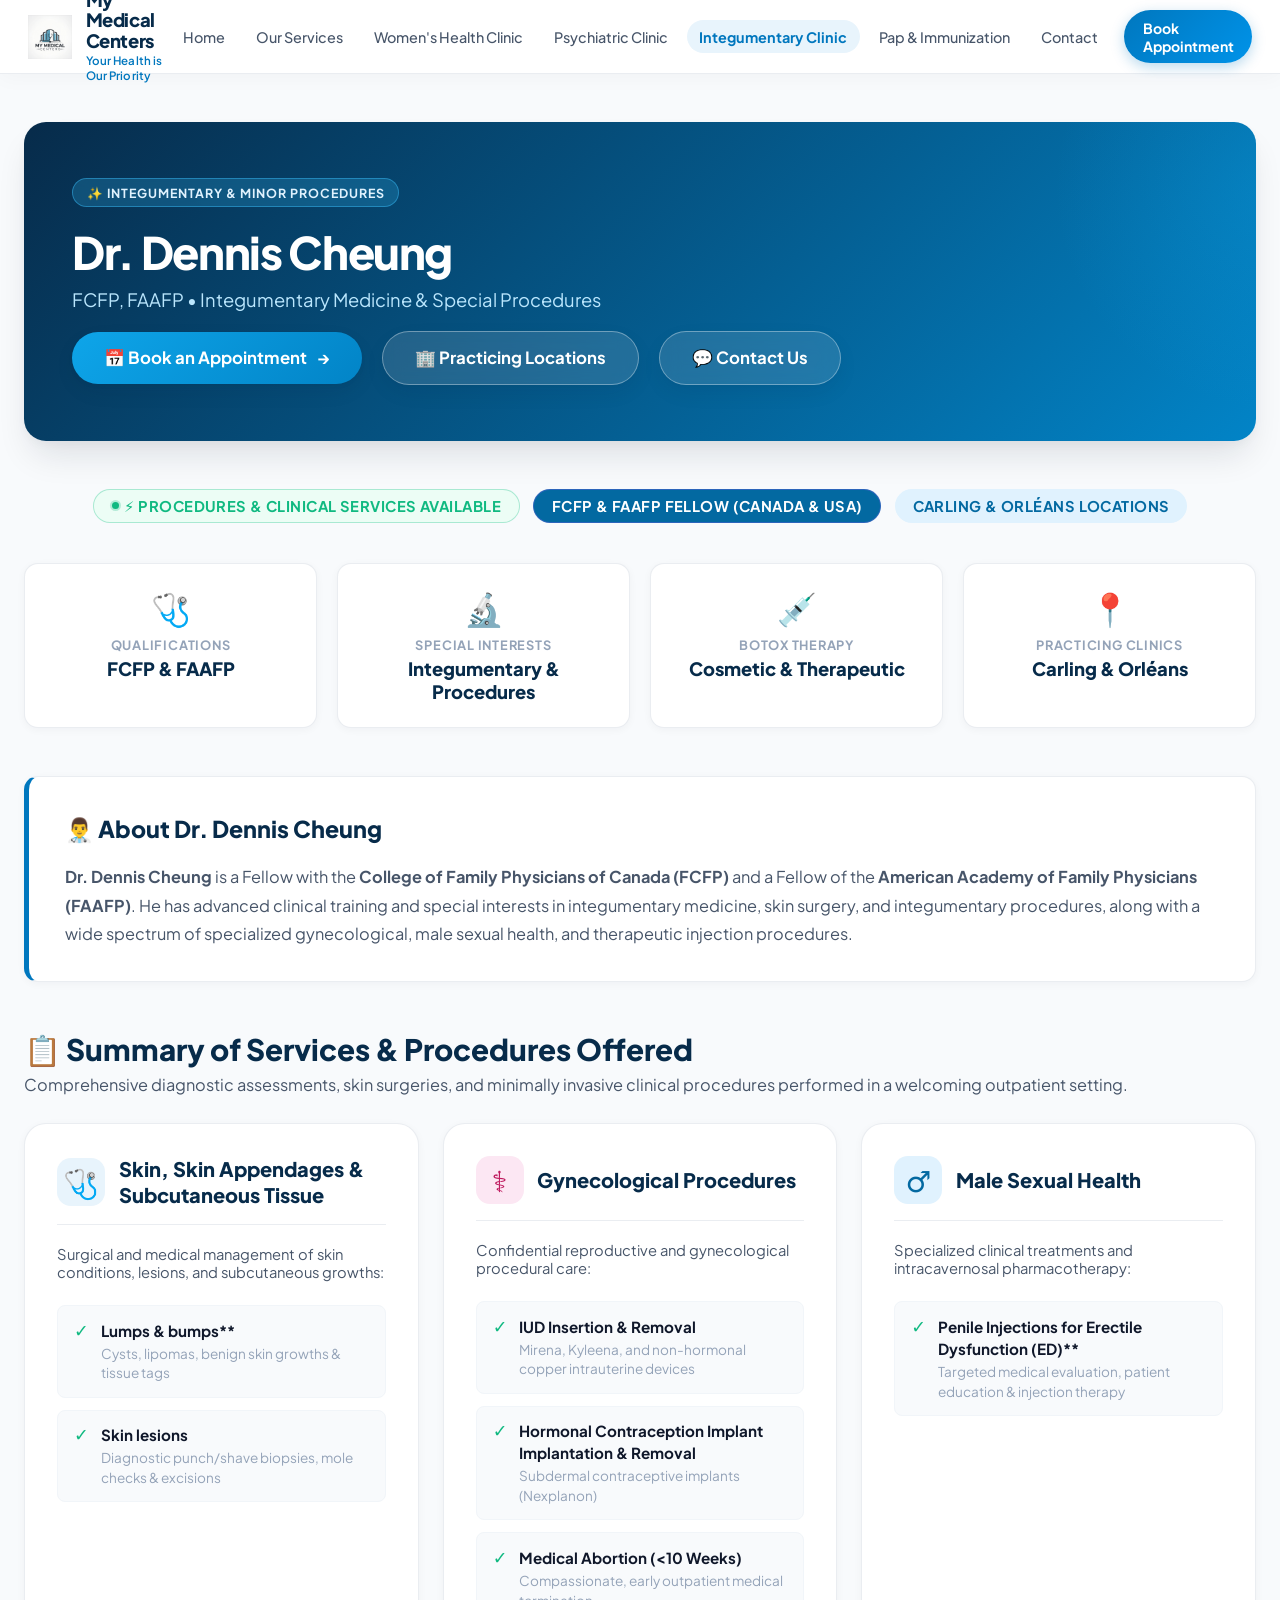
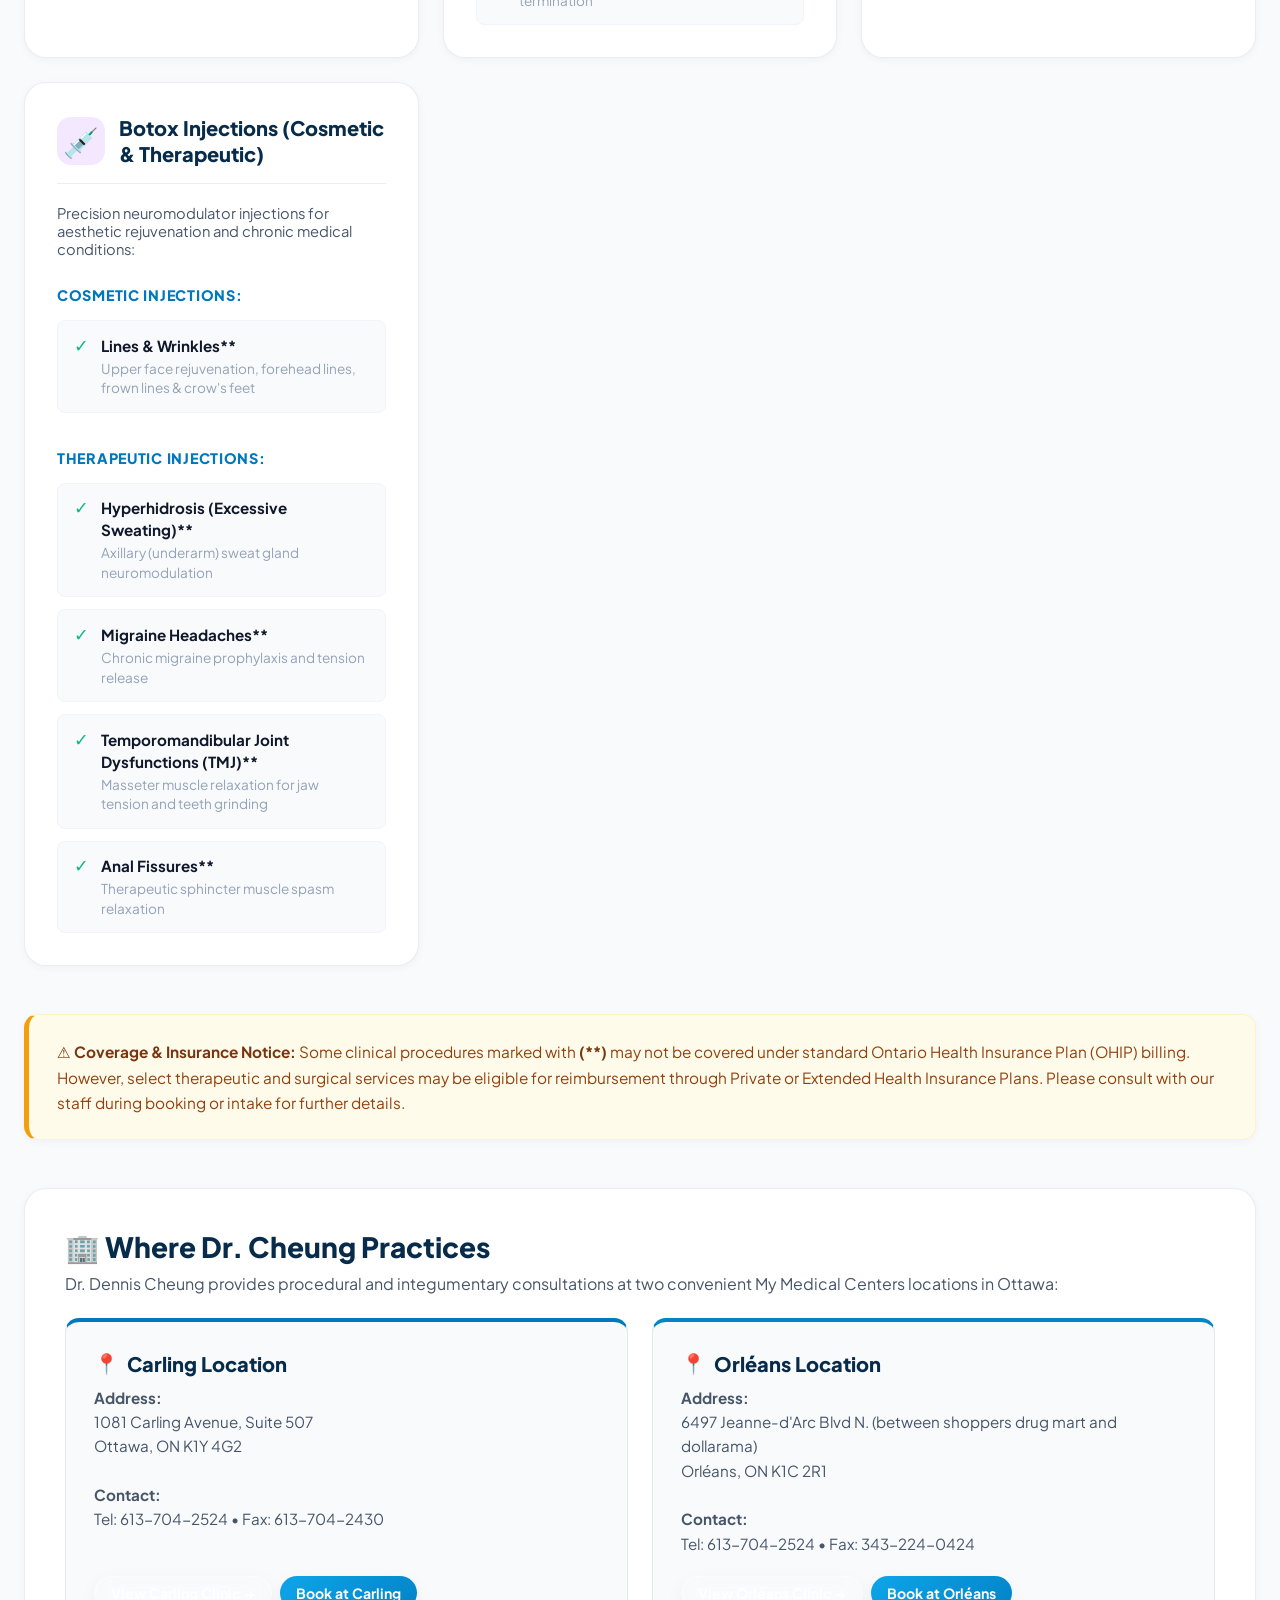
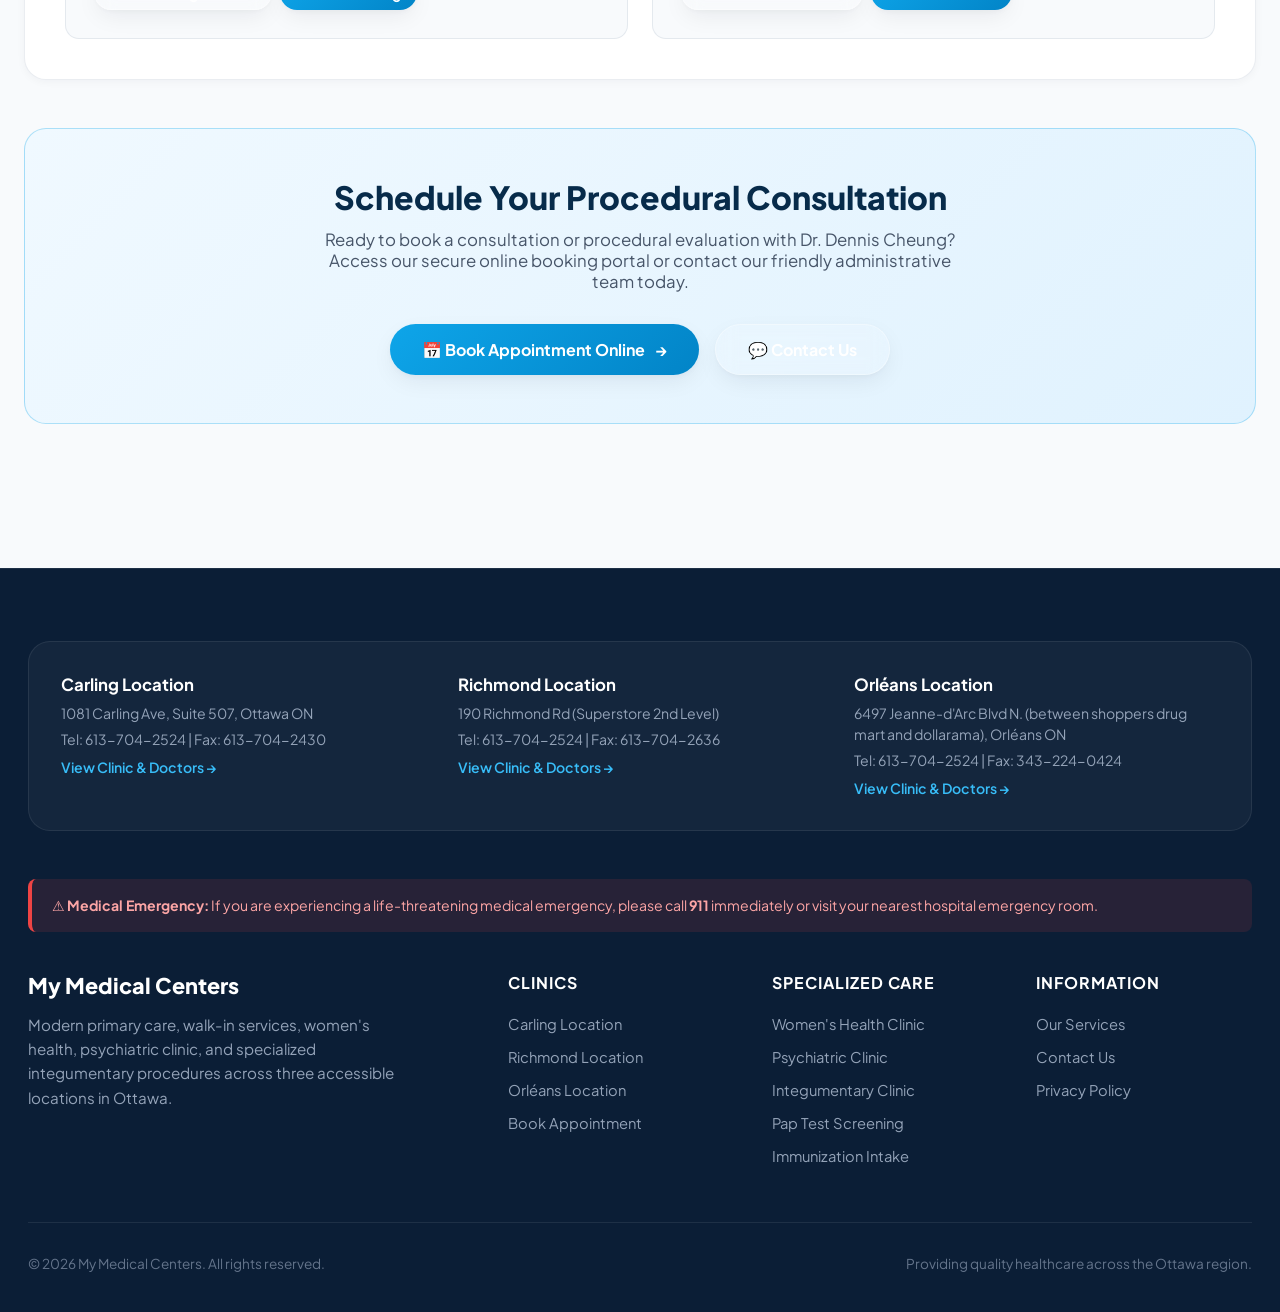
<file: dr-cheung.html>
<!DOCTYPE html>
<html lang="en">
<head>
  <meta charset="UTF-8">
  <meta name="viewport" content="width=device-width, initial-scale=1.0">
  <title>Integumentary &amp; Special Procedures - Dr. Dennis Cheung | My Medical Centers</title>
  <meta name="description" content="Specialized integumentary procedures, minor skin surgery, lumps & bumps, gynecological procedures, male sexual health, and Botox injections with Dr. Dennis Cheung (FCFP, FAAFP) at My Medical Centers in Ottawa." />
  <link rel="stylesheet" href="css/theme.css">
  <link rel="icon" href="MMC-transformed.png" type="image/png">
  <style>
    .procedures-hero-card {
      background: linear-gradient(135deg, #072b4a 0%, #0284c7 100%);
      border-radius: var(--radius-lg);
      padding: 3.5rem 3rem;
      color: #ffffff;
      margin-bottom: 3rem;
      box-shadow: var(--shadow-lg);
      display: flex;
      gap: 3rem;
      align-items: center;
      position: relative;
      overflow: hidden;
    }

    .procedures-hero-card::after {
      content: '';
      position: absolute;
      top: -50%;
      right: -20%;
      width: 450px;
      height: 450px;
      background: radial-gradient(circle, rgba(14, 165, 233, 0.25) 0%, transparent 70%);
      pointer-events: none;
    }

    .dr-portrait-frame {
      width: 200px;
      height: 200px;
      border-radius: var(--radius-pill);
      object-fit: cover;
      border: 4px solid rgba(56, 189, 248, 0.6);
      box-shadow: 0 12px 30px rgba(0, 0, 0, 0.35);
      flex-shrink: 0;
      background: #1e293b;
    }

    .highlights-grid {
      display: grid;
      grid-template-columns: repeat(auto-fit, minmax(200px, 1fr));
      gap: 1.25rem;
      margin: 2rem 0 3rem;
    }

    .highlight-card {
      background: #ffffff;
      border: 1px solid var(--border-light);
      border-radius: var(--radius-md);
      padding: 1.5rem 1.25rem;
      text-align: center;
      box-shadow: var(--shadow-sm);
      transition: var(--transition);
    }

    .highlight-card:hover {
      transform: translateY(-4px);
      box-shadow: var(--shadow-md);
      border-color: rgba(0, 119, 190, 0.3);
    }

    .highlight-icon {
      font-size: 2rem;
      margin-bottom: 0.5rem;
      display: inline-block;
    }

    .highlight-title {
      font-size: 0.8rem;
      text-transform: uppercase;
      letter-spacing: 0.06em;
      color: var(--text-muted);
      font-weight: 700;
      margin-bottom: 0.25rem;
    }

    .highlight-value {
      font-size: 1.15rem;
      font-weight: 800;
      color: var(--primary-dark);
    }

    .bio-card {
      background: #ffffff;
      border: 1px solid var(--border-light);
      border-left: 5px solid var(--primary);
      border-radius: var(--radius-md);
      padding: 2rem 2.25rem;
      box-shadow: var(--shadow-sm);
      margin-bottom: 3rem;
      line-height: 1.75;
    }

    .bio-card h2 {
      font-size: 1.45rem;
      font-weight: 800;
      color: var(--primary-dark);
      margin-bottom: 0.85rem;
      display: flex;
      align-items: center;
      gap: 0.5rem;
    }

    .bio-card p {
      color: var(--text-secondary);
      font-size: 1.02rem;
      margin-bottom: 0;
    }

    .procedures-grid {
      display: grid;
      grid-template-columns: repeat(auto-fit, minmax(360px, 1fr));
      gap: 1.5rem;
      margin-bottom: 3rem;
    }

    .procedure-card {
      background: #ffffff;
      border: 1px solid var(--border-light);
      border-radius: var(--radius-lg);
      padding: 2rem;
      box-shadow: var(--shadow-sm);
      transition: var(--transition);
      display: flex;
      flex-direction: column;
    }

    .procedure-card:hover {
      box-shadow: var(--shadow-md);
      border-color: rgba(0, 119, 190, 0.25);
    }

    .procedure-card-header {
      display: flex;
      align-items: center;
      gap: 0.85rem;
      margin-bottom: 1.25rem;
      padding-bottom: 1rem;
      border-bottom: 1px solid var(--border-light);
    }

    .procedure-card-icon {
      font-size: 1.8rem;
      width: 48px;
      height: 48px;
      border-radius: var(--radius-md);
      background: var(--primary-light);
      display: flex;
      align-items: center;
      justify-content: center;
      flex-shrink: 0;
    }

    .procedure-card-title {
      font-size: 1.25rem;
      font-weight: 800;
      color: var(--primary-dark);
      line-height: 1.3;
    }

    .procedure-items-list {
      display: flex;
      flex-direction: column;
      gap: 0.75rem;
      margin-top: 0.5rem;
    }

    .procedure-item {
      display: flex;
      align-items: flex-start;
      gap: 0.75rem;
      background: #f8fafc;
      border: 1px solid #f1f5f9;
      padding: 0.85rem 1rem;
      border-radius: var(--radius-sm);
      font-size: 0.95rem;
      font-weight: 600;
      color: var(--text-primary);
      line-height: 1.45;
    }

    .procedure-item .check-icon {
      color: #10b981;
      font-weight: 800;
      font-size: 1.1rem;
      line-height: 1;
      margin-top: 2px;
      flex-shrink: 0;
    }

    .procedure-subhead {
      font-size: 0.9rem;
      font-weight: 800;
      text-transform: uppercase;
      letter-spacing: 0.05em;
      color: var(--primary);
      margin: 1.25rem 0 0.5rem 0;
      display: block;
    }

    .disclaimer-banner {
      background: #fffbeb;
      border: 1px solid #fef3c7;
      border-left: 5px solid #f59e0b;
      border-radius: var(--radius-md);
      padding: 1.5rem 1.75rem;
      margin-bottom: 3rem;
      font-size: 0.96rem;
      line-height: 1.65;
      color: #92400e;
      box-shadow: var(--shadow-sm);
    }

    .disclaimer-banner strong {
      color: #78350f;
    }

    .locations-dual-card {
      background: #ffffff;
      border: 1px solid var(--border-light);
      border-radius: var(--radius-lg);
      padding: 2.5rem;
      box-shadow: var(--shadow-sm);
      margin-bottom: 3rem;
    }

    .locations-grid {
      display: grid;
      grid-template-columns: repeat(auto-fit, minmax(300px, 1fr));
      gap: 1.5rem;
      margin-top: 1.5rem;
    }

    .loc-mini-box {
      background: #f8fafc;
      border: 1px solid var(--border-light);
      border-radius: var(--radius-md);
      padding: 1.75rem;
      display: flex;
      flex-direction: column;
      justify-content: space-between;
    }

    .loc-mini-title {
      font-size: 1.25rem;
      font-weight: 800;
      color: var(--primary-dark);
      margin-bottom: 0.6rem;
      display: flex;
      align-items: center;
      gap: 0.5rem;
    }

    .loc-mini-detail {
      font-size: 0.95rem;
      color: var(--text-secondary);
      line-height: 1.6;
      margin-bottom: 1.25rem;
    }

    @media (max-width: 900px) {
      .procedures-hero-card {
        flex-direction: column;
        padding: 2.5rem 1.75rem;
        text-align: center;
      }
      .dr-portrait-frame {
        width: 150px;
        height: 150px;
      }
      .procedures-grid {
        grid-template-columns: 1fr;
      }
    }
  </style>
</head>
<body>
  <!-- Global 2026 Header -->
  <header class="site-header">
    <div class="header-container">
      <a href="index.html" class="brand-wrapper">
        <img src="MMC-transformed.png" alt="MMC Logo" class="brand-logo-img">
        <div class="brand-text-block">
          <span class="brand-title">My Medical Centers</span>
          <span class="brand-subtitle">Your Health is Our Priority</span>
        </div>
      </a>

      <nav class="desktop-nav">
        <a href="index.html" class="nav-link">Home</a>
        <a href="services.html" class="nav-link">Our Services</a>
        <a href="WHealth.html" class="nav-link">Women's Health Clinic</a>
        <a href="dr-sadiku.html" class="nav-link">Psychiatric Clinic</a>
        <a href="dr-cheung.html" class="nav-link active">Integumentary Clinic</a>
        <a href="#" class="nav-link open-pap-immun-modal">Pap &amp; Immunization</a>
        <a href="contact-us.html" class="nav-link">Contact</a>
        <a href="appointment.html" class="nav-cta-btn">Book Appointment</a>
      </nav>

      <button class="hamburger-toggle" id="hamburgerToggle" aria-label="Toggle navigation menu">
        <span class="hamburger-line"></span>
        <span class="hamburger-line"></span>
        <span class="hamburger-line"></span>
      </button>
    </div>
  </header>

  <!-- Mobile Nav Drawer -->
  <div class="mobile-nav-drawer" id="mobileNavDrawer">
    <div class="mobile-drawer-content">
      <div class="mobile-nav-links">
        <a href="index.html" class="nav-link">Home</a>
        <a href="services.html" class="nav-link">Our Services</a>
        <a href="WHealth.html" class="nav-link">Women's Health Clinic</a>
        <a href="dr-sadiku.html" class="nav-link">Psychiatric Clinic</a>
        <a href="dr-cheung.html" class="nav-link active">Integumentary Clinic</a>
        <a href="#" class="nav-link open-pap-immun-modal">Pap Test &amp; Immunization</a>
        <a href="contact-us.html" class="nav-link">Contact Us</a>
        <a href="privacy-policy.html" class="nav-link">Privacy Policy</a>
        <a href="appointment.html" class="nav-cta-btn">Book Appointment Now</a>
      </div>
      <div class="mobile-drawer-footer">
        <p><strong>My Medical Centers</strong><br>Main Line: 613-704-2524</p>
      </div>
    </div>
  </div>

  <!-- Main Content -->
  <main class="page-main-wrapper">
    <div class="content-container">

      <!-- Doctor Hero Card -->
      <section class="procedures-hero-card">
        <div>
          <span class="page-hero-badge" style="background:rgba(56,189,248,0.22); color:#e0f2fe; border-color:rgba(56,189,248,0.45);">
            ✨ Integumentary &amp; Minor Procedures
          </span>
          <h1 style="font-size:2.8rem; font-weight:800; letter-spacing:-0.03em; margin-bottom:0.5rem; color:#fff;">
            Dr. Dennis Cheung
          </h1>
          <p style="font-size:1.15rem; color:#bae6fd; margin-bottom:1.25rem;">
            FCFP, FAAFP &bull; Integumentary Medicine &amp; Special Procedures
          </p>
          <div class="clinic-action-buttons-bar" style="margin-top:0;">
            <a href="appointment.html" class="clinic-btn clinic-btn-primary">
              <span>📅 Book an Appointment</span>
              <span>&rarr;</span>
            </a>
            <a href="#locationsSection" class="clinic-btn clinic-btn-outline">
              <span>🏢 Practicing Locations</span>
            </a>
            <a href="contact-us.html" class="clinic-btn clinic-btn-outline">
              <span>💬 Contact Us</span>
            </a>
          </div>
        </div>
      </section>

      <!-- Badges Bar -->
      <div style="display:flex; justify-content:center; gap:0.85rem; flex-wrap:wrap; margin-bottom:2.5rem;">
        <span class="status-badge accepting" style="font-size:0.92rem; padding:0.45rem 1.1rem;">
          ⚡ Procedures &amp; Clinical Services Available
        </span>
        <span class="status-badge specialist" style="font-size:0.92rem; padding:0.45rem 1.1rem; background:#0369a1; color:#ffffff;">
          FCFP &amp; FAAFP Fellow (Canada &amp; USA)
        </span>
        <span class="status-badge" style="background:#e0f2fe; color:#0369a1; font-size:0.92rem; padding:0.45rem 1.1rem;">
          Carling &amp; Orléans Locations
        </span>
      </div>

      <!-- Key Highlights Grid -->
      <div class="highlights-grid">
        <div class="highlight-card">
          <span class="highlight-icon">🩺</span>
          <div class="highlight-title">Qualifications</div>
          <div class="highlight-value">FCFP &amp; FAAFP</div>
        </div>
        <div class="highlight-card">
          <span class="highlight-icon">🔬</span>
          <div class="highlight-title">Special Interests</div>
          <div class="highlight-value">Integumentary &amp; Procedures</div>
        </div>
        <div class="highlight-card">
          <span class="highlight-icon">💉</span>
          <div class="highlight-title">Botox Therapy</div>
          <div class="highlight-value">Cosmetic &amp; Therapeutic</div>
        </div>
        <div class="highlight-card">
          <span class="highlight-icon">📍</span>
          <div class="highlight-title">Practicing Clinics</div>
          <div class="highlight-value">Carling &amp; Orléans</div>
        </div>
      </div>

      <!-- About Dr. Cheung -->
      <div class="bio-card">
        <h2>👨‍⚕️ About Dr. Dennis Cheung</h2>
        <p>
          <strong>Dr. Dennis Cheung</strong> is a Fellow with the <strong>College of Family Physicians of Canada (FCFP)</strong> and a Fellow of the <strong>American Academy of Family Physicians (FAAFP)</strong>. He has advanced clinical training and special interests in integumentary medicine, skin surgery, and integumentary procedures, along with a wide spectrum of specialized gynecological, male sexual health, and therapeutic injection procedures.
        </p>
      </div>

      <!-- Section Title -->
      <div style="margin-bottom: 1.75rem;">
        <h2 style="font-size:1.85rem; font-weight:800; color:var(--primary-dark); margin-bottom:0.4rem;">
          📋 Summary of Services &amp; Procedures Offered
        </h2>
        <p style="color:var(--text-secondary); font-size:1.02rem;">
          Comprehensive diagnostic assessments, skin surgeries, and minimally invasive clinical procedures performed in a welcoming outpatient setting.
        </p>
      </div>

      <!-- 4 Procedure Categories Grid -->
      <div class="procedures-grid">
        
        <!-- Category 1: Skin & Subcutaneous Tissue -->
        <div class="procedure-card">
          <div class="procedure-card-header">
            <div class="procedure-card-icon">🩺</div>
            <h3 class="procedure-card-title">Skin, Skin Appendages &amp; Subcutaneous Tissue</h3>
          </div>
          <p style="color:var(--text-secondary); font-size:0.92rem; margin-bottom:1rem;">
            Surgical and medical management of skin conditions, lesions, and subcutaneous growths:
          </p>
          <div class="procedure-items-list">
            <div class="procedure-item">
              <span class="check-icon">✓</span>
              <div>
                <strong>Lumps &amp; bumps**</strong>
                <div style="font-size:0.85rem; color:var(--text-muted); font-weight:400; margin-top:2px;">Cysts, lipomas, benign skin growths &amp; tissue tags</div>
              </div>
            </div>
            <div class="procedure-item">
              <span class="check-icon">✓</span>
              <div>
                <strong>Skin lesions</strong>
                <div style="font-size:0.85rem; color:var(--text-muted); font-weight:400; margin-top:2px;">Diagnostic punch/shave biopsies, mole checks &amp; excisions</div>
              </div>
            </div>
          </div>
        </div>

        <!-- Category 2: Gynecological Procedures -->
        <div class="procedure-card">
          <div class="procedure-card-header">
            <div class="procedure-card-icon" style="background:#fce7f3; color:#be185d;">⚕️</div>
            <h3 class="procedure-card-title">Gynecological Procedures</h3>
          </div>
          <p style="color:var(--text-secondary); font-size:0.92rem; margin-bottom:1rem;">
            Confidential reproductive and gynecological procedural care:
          </p>
          <div class="procedure-items-list">
            <div class="procedure-item">
              <span class="check-icon">✓</span>
              <div>
                <strong>IUD Insertion &amp; Removal</strong>
                <div style="font-size:0.85rem; color:var(--text-muted); font-weight:400; margin-top:2px;">Mirena, Kyleena, and non-hormonal copper intrauterine devices</div>
              </div>
            </div>
            <div class="procedure-item">
              <span class="check-icon">✓</span>
              <div>
                <strong>Hormonal Contraception Implant Implantation &amp; Removal</strong>
                <div style="font-size:0.85rem; color:var(--text-muted); font-weight:400; margin-top:2px;">Subdermal contraceptive implants (Nexplanon)</div>
              </div>
            </div>
            <div class="procedure-item">
              <span class="check-icon">✓</span>
              <div>
                <strong>Medical Abortion (&lt;10 Weeks)</strong>
                <div style="font-size:0.85rem; color:var(--text-muted); font-weight:400; margin-top:2px;">Compassionate, early outpatient medical termination</div>
              </div>
            </div>
          </div>
        </div>

        <!-- Category 3: Male Sexual Health -->
        <div class="procedure-card">
          <div class="procedure-card-header">
            <div class="procedure-card-icon" style="background:#e0f2fe; color:#0369a1;">♂️</div>
            <h3 class="procedure-card-title">Male Sexual Health</h3>
          </div>
          <p style="color:var(--text-secondary); font-size:0.92rem; margin-bottom:1rem;">
            Specialized clinical treatments and intracavernosal pharmacotherapy:
          </p>
          <div class="procedure-items-list">
            <div class="procedure-item">
              <span class="check-icon">✓</span>
              <div>
                <strong>Penile Injections for Erectile Dysfunction (ED)**</strong>
                <div style="font-size:0.85rem; color:var(--text-muted); font-weight:400; margin-top:2px;">Targeted medical evaluation, patient education &amp; injection therapy</div>
              </div>
            </div>
          </div>
        </div>

        <!-- Category 4: Botox Injections -->
        <div class="procedure-card">
          <div class="procedure-card-header">
            <div class="procedure-card-icon" style="background:#f3e8ff; color:#7e22ce;">💉</div>
            <h3 class="procedure-card-title">Botox Injections (Cosmetic &amp; Therapeutic)</h3>
          </div>
          <p style="color:var(--text-secondary); font-size:0.92rem; margin-bottom:0.5rem;">
            Precision neuromodulator injections for aesthetic rejuvenation and chronic medical conditions:
          </p>
          
          <span class="procedure-subhead">Cosmetic Injections:</span>
          <div class="procedure-items-list" style="margin-bottom:1rem;">
            <div class="procedure-item">
              <span class="check-icon">✓</span>
              <div>
                <strong>Lines &amp; Wrinkles**</strong>
                <div style="font-size:0.85rem; color:var(--text-muted); font-weight:400; margin-top:2px;">Upper face rejuvenation, forehead lines, frown lines &amp; crow's feet</div>
              </div>
            </div>
          </div>

          <span class="procedure-subhead">Therapeutic Injections:</span>
          <div class="procedure-items-list">
            <div class="procedure-item">
              <span class="check-icon">✓</span>
              <div>
                <strong>Hyperhidrosis (Excessive Sweating)**</strong>
                <div style="font-size:0.85rem; color:var(--text-muted); font-weight:400; margin-top:2px;">Axillary (underarm) sweat gland neuromodulation</div>
              </div>
            </div>
            <div class="procedure-item">
              <span class="check-icon">✓</span>
              <div>
                <strong>Migraine Headaches**</strong>
                <div style="font-size:0.85rem; color:var(--text-muted); font-weight:400; margin-top:2px;">Chronic migraine prophylaxis and tension release</div>
              </div>
            </div>
            <div class="procedure-item">
              <span class="check-icon">✓</span>
              <div>
                <strong>Temporomandibular Joint Dysfunctions (TMJ)**</strong>
                <div style="font-size:0.85rem; color:var(--text-muted); font-weight:400; margin-top:2px;">Masseter muscle relaxation for jaw tension and teeth grinding</div>
              </div>
            </div>
            <div class="procedure-item">
              <span class="check-icon">✓</span>
              <div>
                <strong>Anal Fissures**</strong>
                <div style="font-size:0.85rem; color:var(--text-muted); font-weight:400; margin-top:2px;">Therapeutic sphincter muscle spasm relaxation</div>
              </div>
            </div>
          </div>
        </div>

      </div>

      <!-- OHIP & Coverage Disclaimer -->
      <div class="disclaimer-banner">
        <strong>⚠️ Coverage &amp; Insurance Notice:</strong> Some clinical procedures marked with <strong>(**)</strong> may not be covered under standard Ontario Health Insurance Plan (OHIP) billing. However, select therapeutic and surgical services may be eligible for reimbursement through Private or Extended Health Insurance Plans. Please consult with our staff during booking or intake for further details.
      </div>

      <!-- Practicing Locations Dual Section -->
      <section class="locations-dual-card" id="locationsSection">
        <h2 style="font-size:1.75rem; font-weight:800; color:var(--primary-dark); margin-bottom:0.5rem;">
          🏢 Where Dr. Cheung Practices
        </h2>
        <p style="color:var(--text-secondary); font-size:1rem;">
          Dr. Dennis Cheung provides procedural and integumentary consultations at two convenient My Medical Centers locations in Ottawa:
        </p>

        <div class="locations-grid">
          
          <!-- Carling Location -->
          <div class="loc-mini-box" style="border-top:4px solid var(--primary);">
            <div>
              <h3 class="loc-mini-title">
                <span>📍</span> Carling Location
              </h3>
              <div class="loc-mini-detail">
                <strong>Address:</strong><br>
                1081 Carling Avenue, Suite 507<br>
                Ottawa, ON K1Y 4G2<br><br>
                <strong>Contact:</strong><br>
                Tel: 613-704-2524 &bull; Fax: 613-704-2430
              </div>
            </div>
            <div style="display:flex; gap:0.5rem; flex-wrap:wrap;">
              <a href="carling.html" class="clinic-btn clinic-btn-outline" style="padding:0.45rem 1rem; font-size:0.88rem;">
                View Carling Clinic &rarr;
              </a>
              <a href="appointment.html" class="clinic-btn clinic-btn-primary" style="padding:0.45rem 1rem; font-size:0.88rem;">
                Book at Carling
              </a>
            </div>
          </div>

          <!-- Orléans Location -->
          <div class="loc-mini-box" style="border-top:4px solid #0284c7;">
            <div>
              <h3 class="loc-mini-title">
                <span>📍</span> Orléans Location
              </h3>
              <div class="loc-mini-detail">
                <strong>Address:</strong><br>
                6497 Jeanne-d'Arc Blvd N. (between shoppers drug mart and dollarama)<br>
                Orléans, ON K1C 2R1<br><br>
                <strong>Contact:</strong><br>
                Tel: 613-704-2524 &bull; Fax: 343-224-0424
              </div>
            </div>
            <div style="display:flex; gap:0.5rem; flex-wrap:wrap;">
              <a href="orleans.html" class="clinic-btn clinic-btn-outline" style="padding:0.45rem 1rem; font-size:0.88rem;">
                View Orléans Clinic &rarr;
              </a>
              <a href="appointment.html" class="clinic-btn clinic-btn-primary" style="padding:0.45rem 1rem; font-size:0.88rem;">
                Book at Orléans
              </a>
            </div>
          </div>

        </div>
      </section>

      <!-- Bottom Booking CTA Box -->
      <div style="background:linear-gradient(135deg, #f0f9ff 0%, #e0f2fe 100%); border:1px solid rgba(14,165,233,0.3); border-radius:var(--radius-lg); padding:3rem 2rem; text-align:center; margin-bottom:4rem;">
        <h2 style="font-size:2rem; font-weight:800; color:var(--primary-dark); margin-bottom:0.75rem;">
          Schedule Your Procedural Consultation
        </h2>
        <p style="color:var(--text-secondary); max-width:650px; margin:0 auto 2rem auto; font-size:1.05rem;">
          Ready to book a consultation or procedural evaluation with Dr. Dennis Cheung? Access our secure online booking portal or contact our friendly administrative team today.
        </p>
        <div style="display:flex; justify-content:center; gap:1rem; flex-wrap:wrap;">
          <a href="appointment.html" class="clinic-btn clinic-btn-primary" style="padding:0.85rem 2rem; font-size:1rem;">
            <span>📅 Book Appointment Online</span>
            <span>&rarr;</span>
          </a>
          <a href="contact-us.html" class="clinic-btn clinic-btn-outline" style="padding:0.85rem 2rem; font-size:1rem;">
            <span>💬 Contact Us</span>
          </a>
        </div>
      </div>

    </div>
  </main>

  <!-- Global 2026 Footer -->
  <footer class="site-footer">
    <div class="footer-container">
      <div class="footer-locations-bar">
        <div class="footer-loc-box">
          <h5>Carling Location</h5>
          <p>1081 Carling Ave, Suite 507, Ottawa ON</p>
          <p>Tel: 613-704-2524 | Fax: 613-704-2430</p>
          <a href="carling.html">View Clinic &amp; Doctors &rarr;</a>
        </div>
        <div class="footer-loc-box">
          <h5>Richmond Location</h5>
          <p>190 Richmond Rd (Superstore 2nd Level)</p>
          <p>Tel: 613-704-2524 | Fax: 613-704-2636</p>
          <a href="richmond.html">View Clinic &amp; Doctors &rarr;</a>
        </div>
        <div class="footer-loc-box">
          <h5>Orléans Location</h5>
          <p>6497 Jeanne-d'Arc Blvd N. (between shoppers drug mart and dollarama), Orléans ON</p>
          <p>Tel: 613-704-2524 | Fax: 343-224-0424</p>
          <a href="orleans.html">View Clinic &amp; Doctors &rarr;</a>
        </div>
      </div>

      <div class="footer-emergency-note">
        ⚠️ <strong>Medical Emergency:</strong> If you are experiencing a life-threatening medical emergency, please call <strong>911</strong> immediately or visit your nearest hospital emergency room.
      </div>

      <div class="footer-top-grid">
        <div class="footer-brand-col">
          <h3>My Medical Centers</h3>
          <p>Modern primary care, walk-in services, women's health, psychiatric clinic, and specialized integumentary procedures across three accessible locations in Ottawa.</p>
        </div>
        <div class="footer-col">
          <h4>Clinics</h4>
          <ul class="footer-nav-list">
            <li><a href="carling.html">Carling Location</a></li>
            <li><a href="richmond.html">Richmond Location</a></li>
            <li><a href="orleans.html">Orléans Location</a></li>
            <li><a href="appointment.html">Book Appointment</a></li>
          </ul>
        </div>
        <div class="footer-col">
          <h4>Specialized Care</h4>
          <ul class="footer-nav-list">
            <li><a href="WHealth.html">Women's Health Clinic</a></li>
            <li><a href="dr-sadiku.html">Psychiatric Clinic</a></li>
            <li><a href="dr-cheung.html">Integumentary Clinic</a></li>
            <li><a href="#" class="open-pap-immun-modal">Pap Test Screening</a></li>
            <li><a href="#" class="open-pap-immun-modal">Immunization Intake</a></li>
          </ul>
        </div>
        <div class="footer-col">
          <h4>Information</h4>
          <ul class="footer-nav-list">
            <li><a href="services.html">Our Services</a></li>
            <li><a href="contact-us.html">Contact Us</a></li>
            <li><a href="privacy-policy.html">Privacy Policy</a></li>
          </ul>
        </div>
      </div>

      <div class="footer-bottom-bar">
        <p>&copy; 2026 My Medical Centers. All rights reserved.</p>
        <p>Providing quality healthcare across the Ottawa region.</p>
      </div>
    </div>
  </footer>

  <script src="js/main.js"></script>
</body>
</html>
</file>
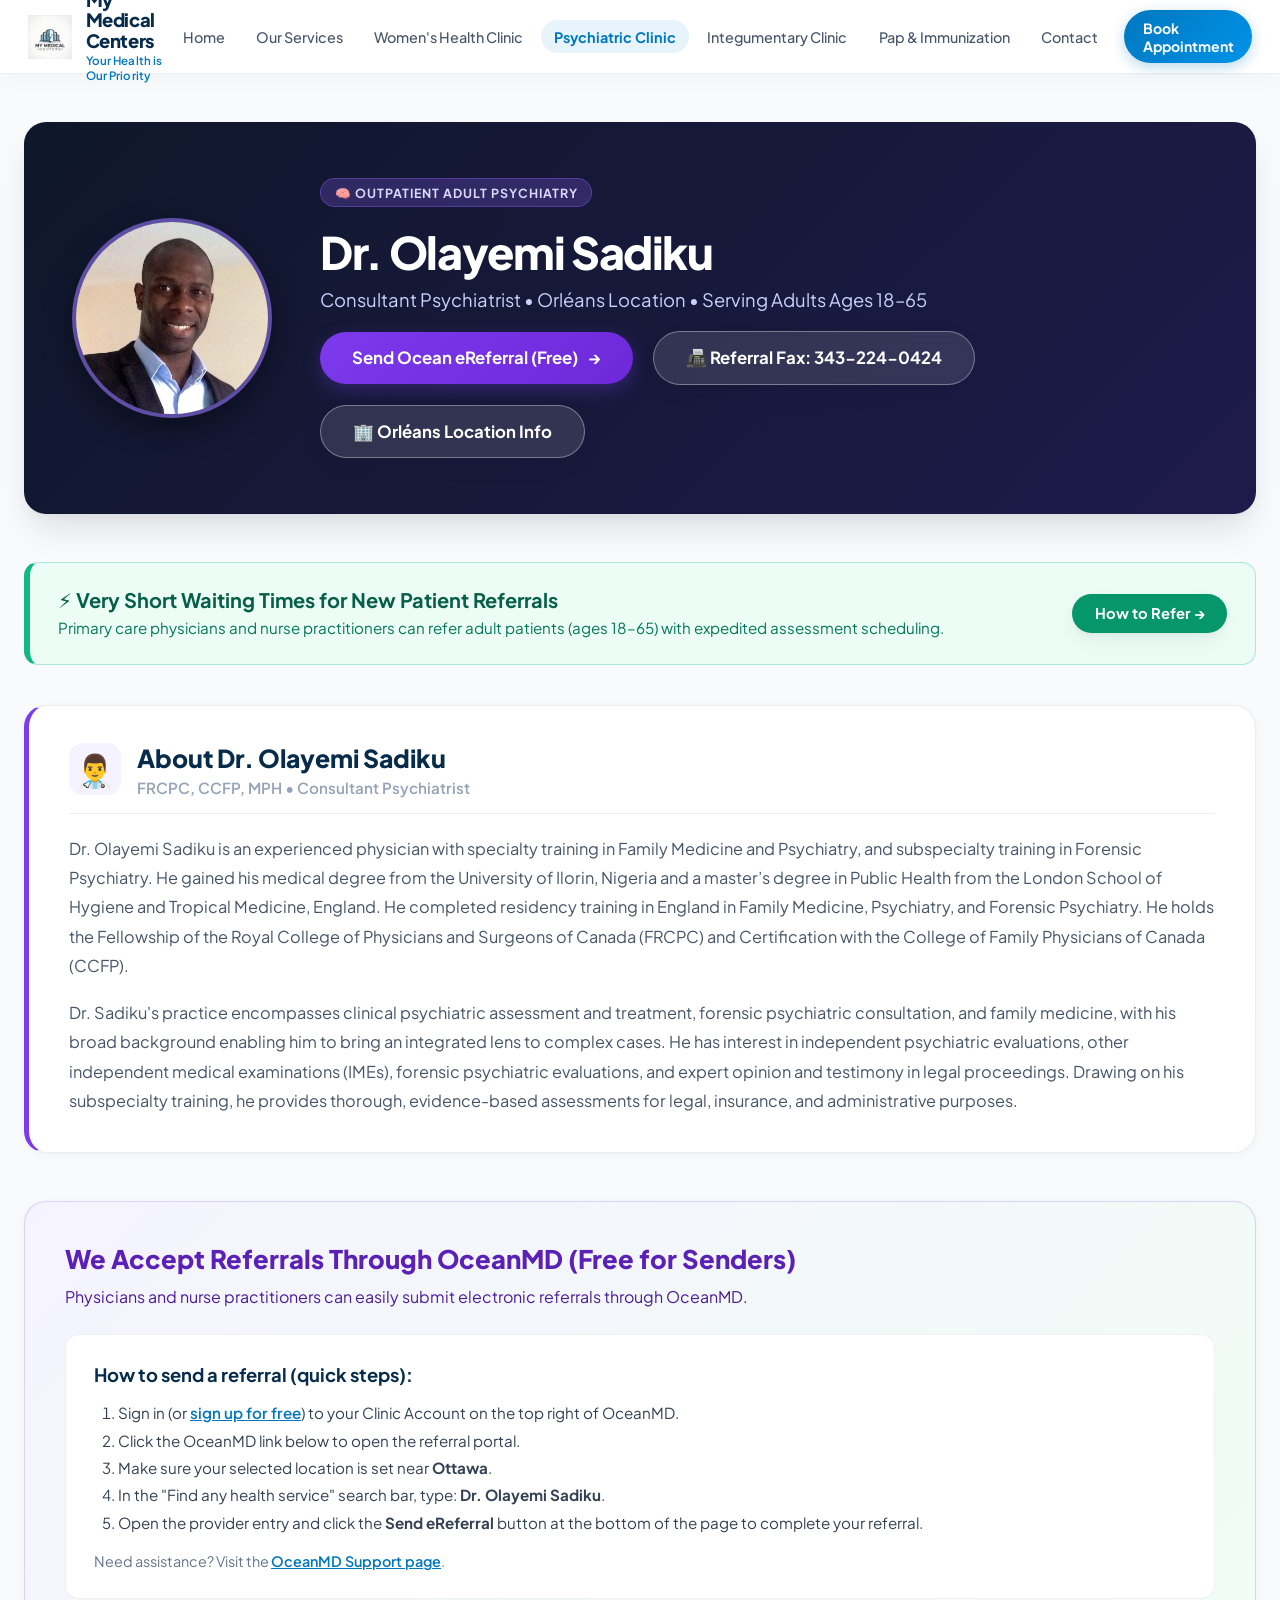
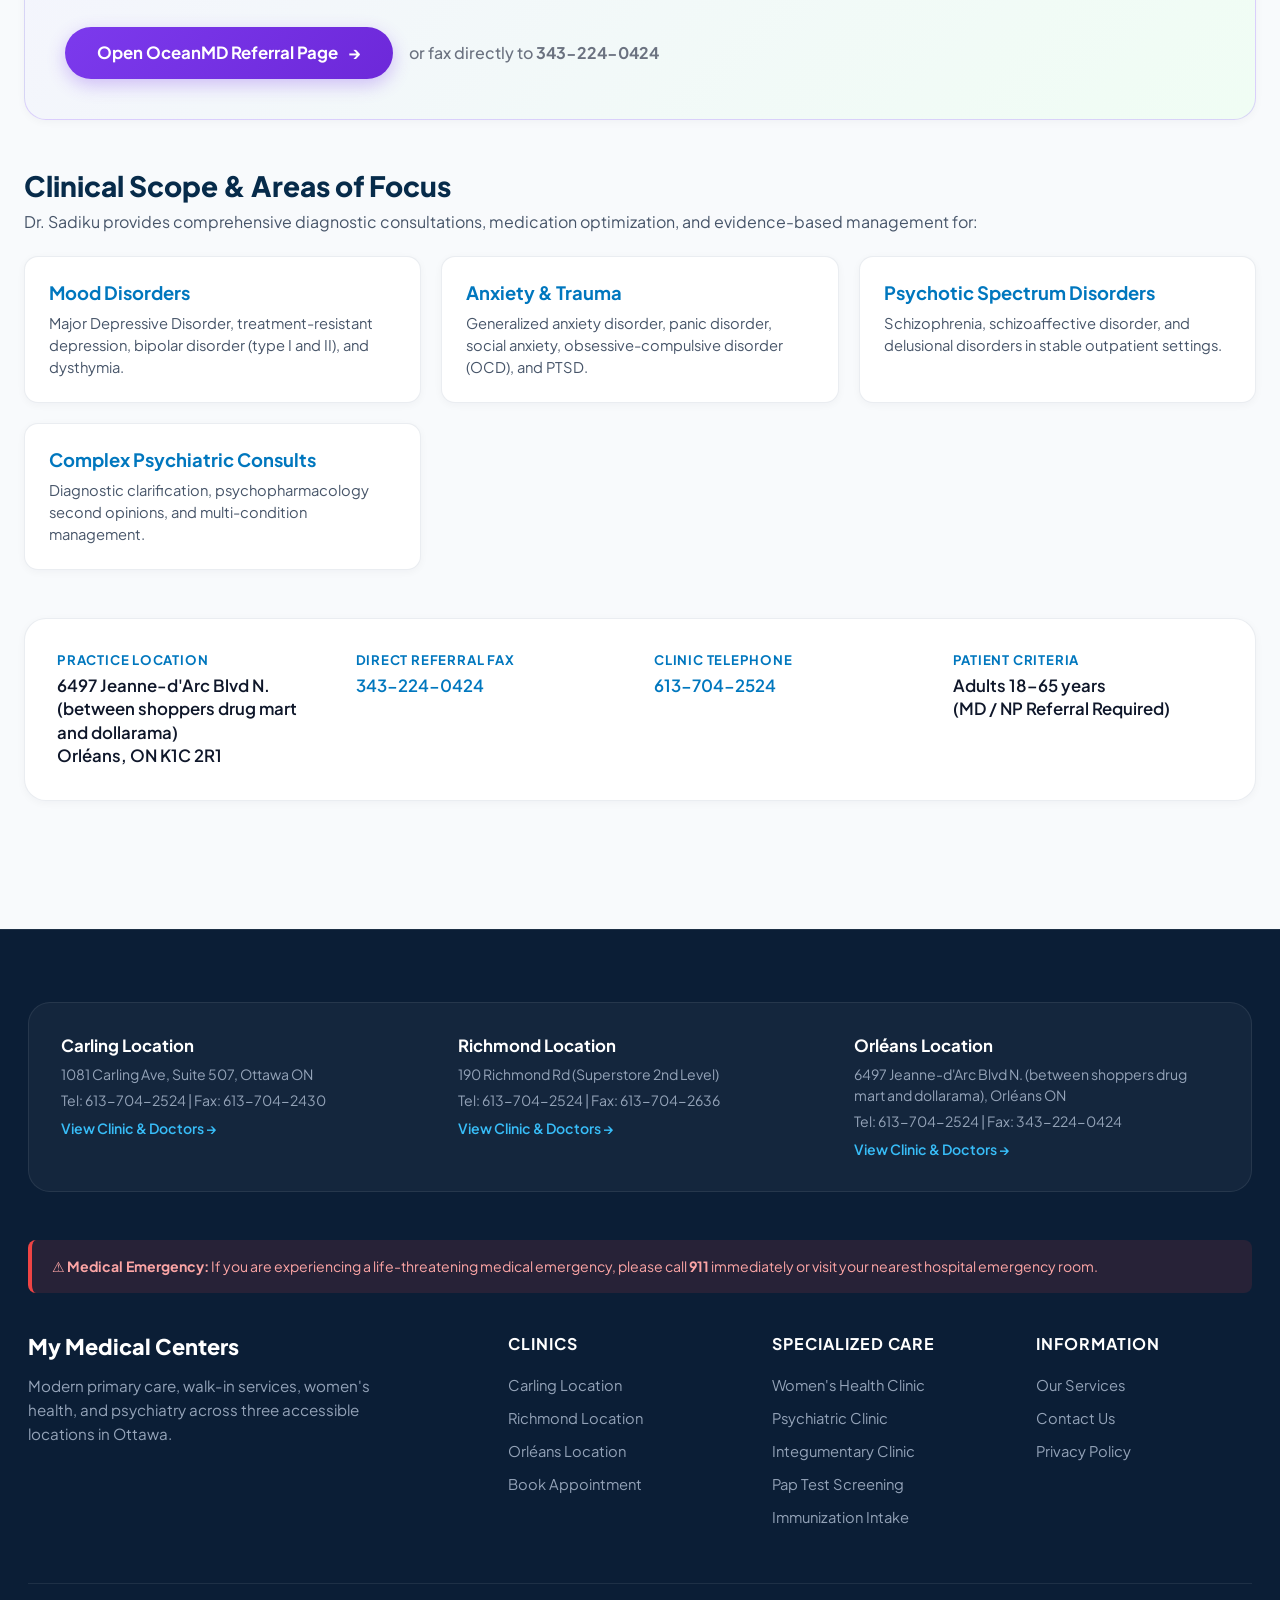
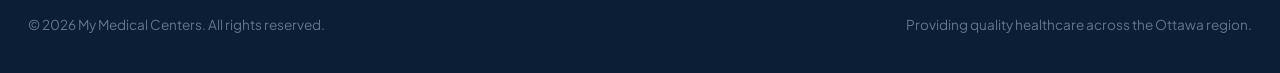
<file: dr-sadiku.html>
<!DOCTYPE html>
<html lang="en">
<head>
  <meta charset="UTF-8">
  <meta name="viewport" content="width=device-width, initial-scale=1.0">
  <title>Psychiatric Clinic - Dr. Olayemi Sadiku | My Medical Centers</title>
  <meta name="description" content="Adult Outpatient Psychiatry Clinic in Orléans with Dr. Olayemi Sadiku. Very short wait times for new referrals. Treating ages 18–65." />
  <link rel="stylesheet" href="css/theme.css">
  <link rel="icon" href="MMC-transformed.png" type="image/png">
  <style>
    .psychiatry-hero-card {
      background: linear-gradient(135deg, #0f172a 0%, #1e1b4b 100%);
      border-radius: var(--radius-lg);
      padding: 3.5rem 3rem;
      color: #ffffff;
      margin-bottom: 3rem;
      box-shadow: var(--shadow-lg);
      display: flex;
      gap: 3rem;
      align-items: center;
    }

    .dr-portrait-frame {
      width: 200px;
      height: 200px;
      border-radius: var(--radius-pill);
      object-fit: cover;
      border: 4px solid rgba(139, 92, 246, 0.5);
      box-shadow: 0 12px 30px rgba(0, 0, 0, 0.4);
      flex-shrink: 0;
      background: #334155;
    }

    .fast-referral-banner {
      background: #ecfdf5;
      border: 1px solid rgba(16, 185, 129, 0.3);
      border-left: 6px solid #10b981;
      border-radius: var(--radius-md);
      padding: 1.5rem 1.75rem;
      margin-bottom: 2.5rem;
      display: flex;
      align-items: center;
      justify-content: space-between;
      flex-wrap: wrap;
      gap: 1.25rem;
    }

    .referral-ocean-card {
      background: linear-gradient(135deg, #f5f3ff 0%, #f0fdf4 100%);
      border: 1px solid rgba(139, 92, 246, 0.25);
      border-radius: var(--radius-lg);
      padding: 2.5rem;
      margin: 3rem 0;
      box-shadow: var(--shadow-sm);
    }

    .oceanmd-btn {
      display: inline-flex;
      align-items: center;
      gap: 0.6rem;
      background: linear-gradient(135deg, #7c3aed 0%, #6d28d9 100%);
      color: #ffffff !important;
      padding: 0.95rem 2rem;
      border-radius: var(--radius-pill);
      font-size: 1.05rem;
      font-weight: 700;
      text-decoration: none;
      box-shadow: 0 6px 18px rgba(124, 58, 237, 0.3);
      transition: var(--transition);
    }

    .oceanmd-btn:hover {
      transform: translateY(-2px);
      box-shadow: 0 10px 24px rgba(124, 58, 237, 0.45);
      background: linear-gradient(135deg, #6d28d9 0%, #5b21b6 100%);
    }

    .scope-grid {
      display: grid;
      grid-template-columns: repeat(auto-fill, minmax(300px, 1fr));
      gap: 1.25rem;
      margin: 1.5rem 0 3rem;
    }

    .scope-item-card {
      background: #ffffff;
      border: 1px solid var(--border-light);
      border-radius: var(--radius-md);
      padding: 1.5rem;
      box-shadow: var(--shadow-sm);
      display: flex;
      flex-direction: column;
      gap: 0.5rem;
    }

    .dr-bio-card {
      background: #ffffff;
      border: 1px solid var(--border-light);
      border-left: 5px solid #7c3aed;
      border-radius: var(--radius-lg);
      padding: 2.25rem 2.5rem;
      margin-bottom: 2.5rem;
      box-shadow: var(--shadow-sm);
    }

    .dr-bio-header {
      display: flex;
      align-items: center;
      gap: 1rem;
      margin-bottom: 1.25rem;
      padding-bottom: 1rem;
      border-bottom: 1px solid var(--border-light);
    }

    .dr-bio-icon {
      font-size: 2rem;
      width: 52px;
      height: 52px;
      border-radius: var(--radius-md);
      background: #f5f3ff;
      display: flex;
      align-items: center;
      justify-content: center;
      flex-shrink: 0;
    }

    .dr-bio-body p {
      color: var(--text-secondary);
      font-size: 1.02rem;
      line-height: 1.8;
      margin-bottom: 1.1rem;
    }

    .dr-bio-body p:last-child {
      margin-bottom: 0;
    }

    @media (max-width: 900px) {
      .psychiatry-hero-card {
        flex-direction: column;
        padding: 2.5rem 1.75rem;
        text-align: center;
      }
      .dr-portrait-frame {
        width: 150px;
        height: 150px;
      }
      .dr-bio-card {
        padding: 1.75rem 1.5rem;
      }
    }
  </style>
</head>
<body>
  <!-- Global 2026 Header -->
  <header class="site-header">
    <div class="header-container">
      <a href="index.html" class="brand-wrapper">
        <img src="MMC-transformed.png" alt="MMC Logo" class="brand-logo-img">
        <div class="brand-text-block">
          <span class="brand-title">My Medical Centers</span>
          <span class="brand-subtitle">Your Health is Our Priority</span>
        </div>
      </a>

      <nav class="desktop-nav">
        <a href="index.html" class="nav-link">Home</a>
        <a href="services.html" class="nav-link">Our Services</a>
        <a href="WHealth.html" class="nav-link">Women's Health Clinic</a>
        <a href="dr-sadiku.html" class="nav-link active">Psychiatric Clinic</a>
        <a href="dr-cheung.html" class="nav-link">Integumentary Clinic</a>
        <a href="#" class="nav-link open-pap-immun-modal">Pap & Immunization</a>
        <a href="contact-us.html" class="nav-link">Contact</a>
        <a href="appointment.html" class="nav-cta-btn">Book Appointment</a>
      </nav>

      <button class="hamburger-toggle" id="hamburgerToggle" aria-label="Toggle navigation menu">
        <span class="hamburger-line"></span>
        <span class="hamburger-line"></span>
        <span class="hamburger-line"></span>
      </button>
    </div>
  </header>

  <!-- Mobile Nav Drawer -->
  <div class="mobile-nav-drawer" id="mobileNavDrawer">
    <div class="mobile-drawer-content">
      <div class="mobile-nav-links">
        <a href="index.html" class="nav-link">Home</a>
        <a href="services.html" class="nav-link">Our Services</a>
        <a href="WHealth.html" class="nav-link">Women's Health Clinic</a>
        <a href="dr-sadiku.html" class="nav-link active">Psychiatric Clinic</a>
        <a href="dr-cheung.html" class="nav-link">Integumentary Clinic</a>
        <a href="#" class="nav-link open-pap-immun-modal">Pap Test & Immunization</a>
        <a href="contact-us.html" class="nav-link">Contact Us</a>
        <a href="privacy-policy.html" class="nav-link">Privacy Policy</a>
        <a href="appointment.html" class="nav-cta-btn">Book Appointment Now</a>
      </div>
      <div class="mobile-drawer-footer">
        <p><strong>My Medical Centers</strong><br>Orléans Clinic: 613-704-2524</p>
      </div>
    </div>
  </div>

  <!-- Main Content -->
  <main class="page-main-wrapper">
    <div class="content-container">
      
      <!-- Doctor Hero Card -->
      <section class="psychiatry-hero-card">
        <img src="dr-sadiku.png" alt="Dr. Olayemi Sadiku" class="dr-portrait-frame" onerror="this.src='https://images.unsplash.com/photo-1622253692010-333f2da6031d?auto=format&fit=crop&w=400&q=80'">
        <div>
          <span class="page-hero-badge" style="background:rgba(139,92,246,0.25); color:#ddd6fe; border-color:rgba(139,92,246,0.4);">
            🧠 Outpatient Adult Psychiatry
          </span>
          <h1 style="font-size:2.8rem; font-weight:800; letter-spacing:-0.03em; margin-bottom:0.5rem; color:#fff;">
            Dr. Olayemi Sadiku
          </h1>
          <p style="font-size:1.15rem; color:#c7d2fe; margin-bottom:1.25rem;">
            Consultant Psychiatrist &bull; Orléans Location &bull; Serving Adults Ages 18–65
          </p>
          <div class="clinic-action-buttons-bar" style="margin-top:0;">
            <a href="https://ocean.cognisantmd.com/referrals/NewReferral.html" target="_blank" rel="noopener" class="oceanmd-btn">
              <span>Send Ocean eReferral (Free)</span>
              <span>&rarr;</span>
            </a>
            <a href="tel:3432240424" class="clinic-btn clinic-btn-outline">
              <span>📠 Referral Fax: 343-224-0424</span>
            </a>
            <a href="orleans.html" class="clinic-btn clinic-btn-outline">
              <span>🏢 Orléans Location Info</span>
            </a>
          </div>
        </div>
      </section>

      <!-- Fast Referral Turnaround Banner -->
      <div class="fast-referral-banner">
        <div>
          <h3 style="color:#065f46; font-size:1.25rem; font-weight:700; margin-bottom:0.25rem;">
            ⚡ Very Short Waiting Times for New Patient Referrals
          </h3>
          <p style="color:#047857; font-size:0.95rem; line-height:1.5;">
            Primary care physicians and nurse practitioners can refer adult patients (ages 18–65) with expedited assessment scheduling.
          </p>
        </div>
        <a href="#oceanReferralSection" class="clinic-btn clinic-btn-primary" style="background:#059669; padding:0.65rem 1.4rem; font-size:0.92rem;">
          How to Refer &rarr;
        </a>
      </div>

      <!-- Physician Biography -->
      <section class="dr-bio-card">
        <div class="dr-bio-header">
          <div class="dr-bio-icon">👨‍⚕️</div>
          <div>
            <h2 style="font-size:1.55rem; font-weight:800; color:var(--primary-dark); margin-bottom:0.25rem;">
              About Dr. Olayemi Sadiku
            </h2>
            <p style="color:var(--text-muted); font-size:0.95rem; font-weight:600; margin:0;">
              FRCPC, CCFP, MPH &bull; Consultant Psychiatrist
            </p>
          </div>
        </div>
        <div class="dr-bio-body">
          <p>
            Dr. Olayemi Sadiku is an experienced physician with specialty training in Family Medicine and Psychiatry, and subspecialty training in Forensic Psychiatry. He gained his medical degree from the University of Ilorin, Nigeria and a master’s degree in Public Health from the London School of Hygiene and Tropical Medicine, England. He completed residency training in England in Family Medicine, Psychiatry, and Forensic Psychiatry. He holds the Fellowship of the Royal College of Physicians and Surgeons of Canada (FRCPC) and Certification with the College of Family Physicians of Canada (CCFP).
          </p>
          <p>
            Dr. Sadiku's practice encompasses clinical psychiatric assessment and treatment, forensic psychiatric consultation, and family medicine, with his broad background enabling him to bring an integrated lens to complex cases. He has interest in independent psychiatric evaluations, other independent medical examinations (IMEs), forensic psychiatric evaluations, and expert opinion and testimony in legal proceedings. Drawing on his subspecialty training, he provides thorough, evidence-based assessments for legal, insurance, and administrative purposes.
          </p>
        </div>
      </section>

      <!-- OceanMD eReferral Step-by-Step Instructions -->
      <section class="referral-ocean-card" id="oceanReferralSection">
        <h2 style="font-size:1.6rem; font-weight:800; color:#5b21b6; margin-bottom:0.6rem;">
          We Accept Referrals Through OceanMD (Free for Senders)
        </h2>
        <p style="color:#4c1d95; font-size:1rem; line-height:1.6; margin-bottom:1.5rem;">
          Physicians and nurse practitioners can easily submit electronic referrals through OceanMD.
        </p>

        <div style="background:#ffffff; border-radius:var(--radius-md); padding:1.75rem; margin-bottom:1.75rem; border:1px solid rgba(0,0,0,0.06);">
          <h3 style="color:var(--primary-dark); font-size:1.15rem; margin-bottom:0.85rem;">How to send a referral (quick steps):</h3>
          <ol style="margin:0; padding-left:1.5rem; color:#334155; line-height:1.8; font-size:0.95rem;">
            <li>Sign in (or <a href="https://www.oceanmd.com/getting-started/" target="_blank" rel="noopener" style="color:var(--primary); font-weight:600;">sign up for free</a>) to your Clinic Account on the top right of OceanMD.</li>
            <li>Click the OceanMD link below to open the referral portal.</li>
            <li>Make sure your selected location is set near <strong>Ottawa</strong>.</li>
            <li>In the "Find any health service" search bar, type: <strong>Dr. Olayemi Sadiku</strong>.</li>
            <li>Open the provider entry and click the <strong>Send eReferral</strong> button at the bottom of the page to complete your referral.</li>
          </ol>
          <p style="margin-top:1rem; font-size:0.9rem; color:#64748b;">
            Need assistance? Visit the <a href="https://www.oceanmd.com/contact-us/" target="_blank" rel="noopener" style="color:var(--primary); font-weight:600;">OceanMD Support page</a>.
          </p>
        </div>

        <div style="display:flex; gap:1rem; flex-wrap:wrap; align-items:center;">
          <a href="https://ocean.cognisantmd.com/referrals/NewReferral.html" target="_blank" rel="noopener" class="oceanmd-btn">
            <span>Open OceanMD Referral Page</span>
            <span>&rarr;</span>
          </a>
          <span style="color:#6b7280; font-weight:500;">or fax directly to <strong>343-224-0424</strong></span>
        </div>
      </section>

      <!-- Scope of Clinical Practice -->
      <section>
        <h2 style="font-size:1.75rem; font-weight:800; color:var(--primary-dark); margin-bottom:0.5rem;">
          Clinical Scope &amp; Areas of Focus
        </h2>
        <p style="color:var(--text-secondary); font-size:1rem; margin-bottom:1.5rem;">
          Dr. Sadiku provides comprehensive diagnostic consultations, medication optimization, and evidence-based management for:
        </p>

        <div class="scope-grid">
          <div class="scope-item-card">
            <h4 style="color:var(--primary); font-size:1.15rem;">Mood Disorders</h4>
            <p style="color:var(--text-secondary); font-size:0.92rem; line-height:1.5;">
              Major Depressive Disorder, treatment-resistant depression, bipolar disorder (type I and II), and dysthymia.
            </p>
          </div>

          <div class="scope-item-card">
            <h4 style="color:var(--primary); font-size:1.15rem;">Anxiety &amp; Trauma</h4>
            <p style="color:var(--text-secondary); font-size:0.92rem; line-height:1.5;">
              Generalized anxiety disorder, panic disorder, social anxiety, obsessive-compulsive disorder (OCD), and PTSD.
            </p>
          </div>

          <div class="scope-item-card">
            <h4 style="color:var(--primary); font-size:1.15rem;">Psychotic Spectrum Disorders</h4>
            <p style="color:var(--text-secondary); font-size:0.92rem; line-height:1.5;">
              Schizophrenia, schizoaffective disorder, and delusional disorders in stable outpatient settings.
            </p>
          </div>

          <div class="scope-item-card">
            <h4 style="color:var(--primary); font-size:1.15rem;">Complex Psychiatric Consults</h4>
            <p style="color:var(--text-secondary); font-size:0.92rem; line-height:1.5;">
              Diagnostic clarification, psychopharmacology second opinions, and multi-condition management.
            </p>
          </div>
        </div>
      </section>

      <!-- Referral Submission Guidelines -->
      <section class="clinic-details-card" style="margin-top: 2rem;">
        <div class="detail-item">
          <span class="detail-label">Practice Location</span>
          <span class="detail-value">6497 Jeanne-d'Arc Blvd N. (between shoppers drug mart and dollarama)<br>Orléans, ON K1C 2R1</span>
        </div>
        <div class="detail-item">
          <span class="detail-label">Direct Referral Fax</span>
          <span class="detail-value"><a href="tel:3432240424">343-224-0424</a></span>
        </div>
        <div class="detail-item">
          <span class="detail-label">Clinic Telephone</span>
          <span class="detail-value"><a href="tel:6137042524">613-704-2524</a></span>
        </div>
        <div class="detail-item">
          <span class="detail-label">Patient Criteria</span>
          <span class="detail-value">Adults 18–65 years<br>(MD / NP Referral Required)</span>
        </div>
      </section>

    </div>
  </main>

  <!-- Global 2026 Footer -->
  <footer class="site-footer">
    <div class="footer-container">
      <div class="footer-locations-bar">
        <div class="footer-loc-box">
          <h5>Carling Location</h5>
          <p>1081 Carling Ave, Suite 507, Ottawa ON</p>
          <p>Tel: 613-704-2524 | Fax: 613-704-2430</p>
          <a href="carling.html">View Clinic & Doctors &rarr;</a>
        </div>
        <div class="footer-loc-box">
          <h5>Richmond Location</h5>
          <p>190 Richmond Rd (Superstore 2nd Level)</p>
          <p>Tel: 613-704-2524 | Fax: 613-704-2636</p>
          <a href="richmond.html">View Clinic & Doctors &rarr;</a>
        </div>
        <div class="footer-loc-box">
          <h5>Orléans Location</h5>
          <p>6497 Jeanne-d'Arc Blvd N. (between shoppers drug mart and dollarama), Orléans ON</p>
          <p>Tel: 613-704-2524 | Fax: 343-224-0424</p>
          <a href="orleans.html">View Clinic & Doctors &rarr;</a>
        </div>
      </div>

      <div class="footer-emergency-note">
        ⚠️ <strong>Medical Emergency:</strong> If you are experiencing a life-threatening medical emergency, please call <strong>911</strong> immediately or visit your nearest hospital emergency room.
      </div>

      <div class="footer-top-grid">
        <div class="footer-brand-col">
          <h3>My Medical Centers</h3>
          <p>Modern primary care, walk-in services, women's health, and psychiatry across three accessible locations in Ottawa.</p>
        </div>
        <div class="footer-col">
          <h4>Clinics</h4>
          <ul class="footer-nav-list">
            <li><a href="carling.html">Carling Location</a></li>
            <li><a href="richmond.html">Richmond Location</a></li>
            <li><a href="orleans.html">Orléans Location</a></li>
            <li><a href="appointment.html">Book Appointment</a></li>
          </ul>
        </div>
        <div class="footer-col">
          <h4>Specialized Care</h4>
          <ul class="footer-nav-list">
            <li><a href="WHealth.html">Women's Health Clinic</a></li>
            <li><a href="dr-sadiku.html">Psychiatric Clinic</a></li>
            <li><a href="dr-cheung.html">Integumentary Clinic</a></li>
            <li><a href="#" class="open-pap-immun-modal">Pap Test Screening</a></li>
            <li><a href="#" class="open-pap-immun-modal">Immunization Intake</a></li>
          </ul>
        </div>
        <div class="footer-col">
          <h4>Information</h4>
          <ul class="footer-nav-list">
            <li><a href="services.html">Our Services</a></li>
            <li><a href="contact-us.html">Contact Us</a></li>
            <li><a href="privacy-policy.html">Privacy Policy</a></li>
          </ul>
        </div>
      </div>

      <div class="footer-bottom-bar">
        <p>&copy; 2026 My Medical Centers. All rights reserved.</p>
        <p>Providing quality healthcare across the Ottawa region.</p>
      </div>
    </div>
  </footer>

  <script src="js/main.js"></script>
</body>
</html>
</file>
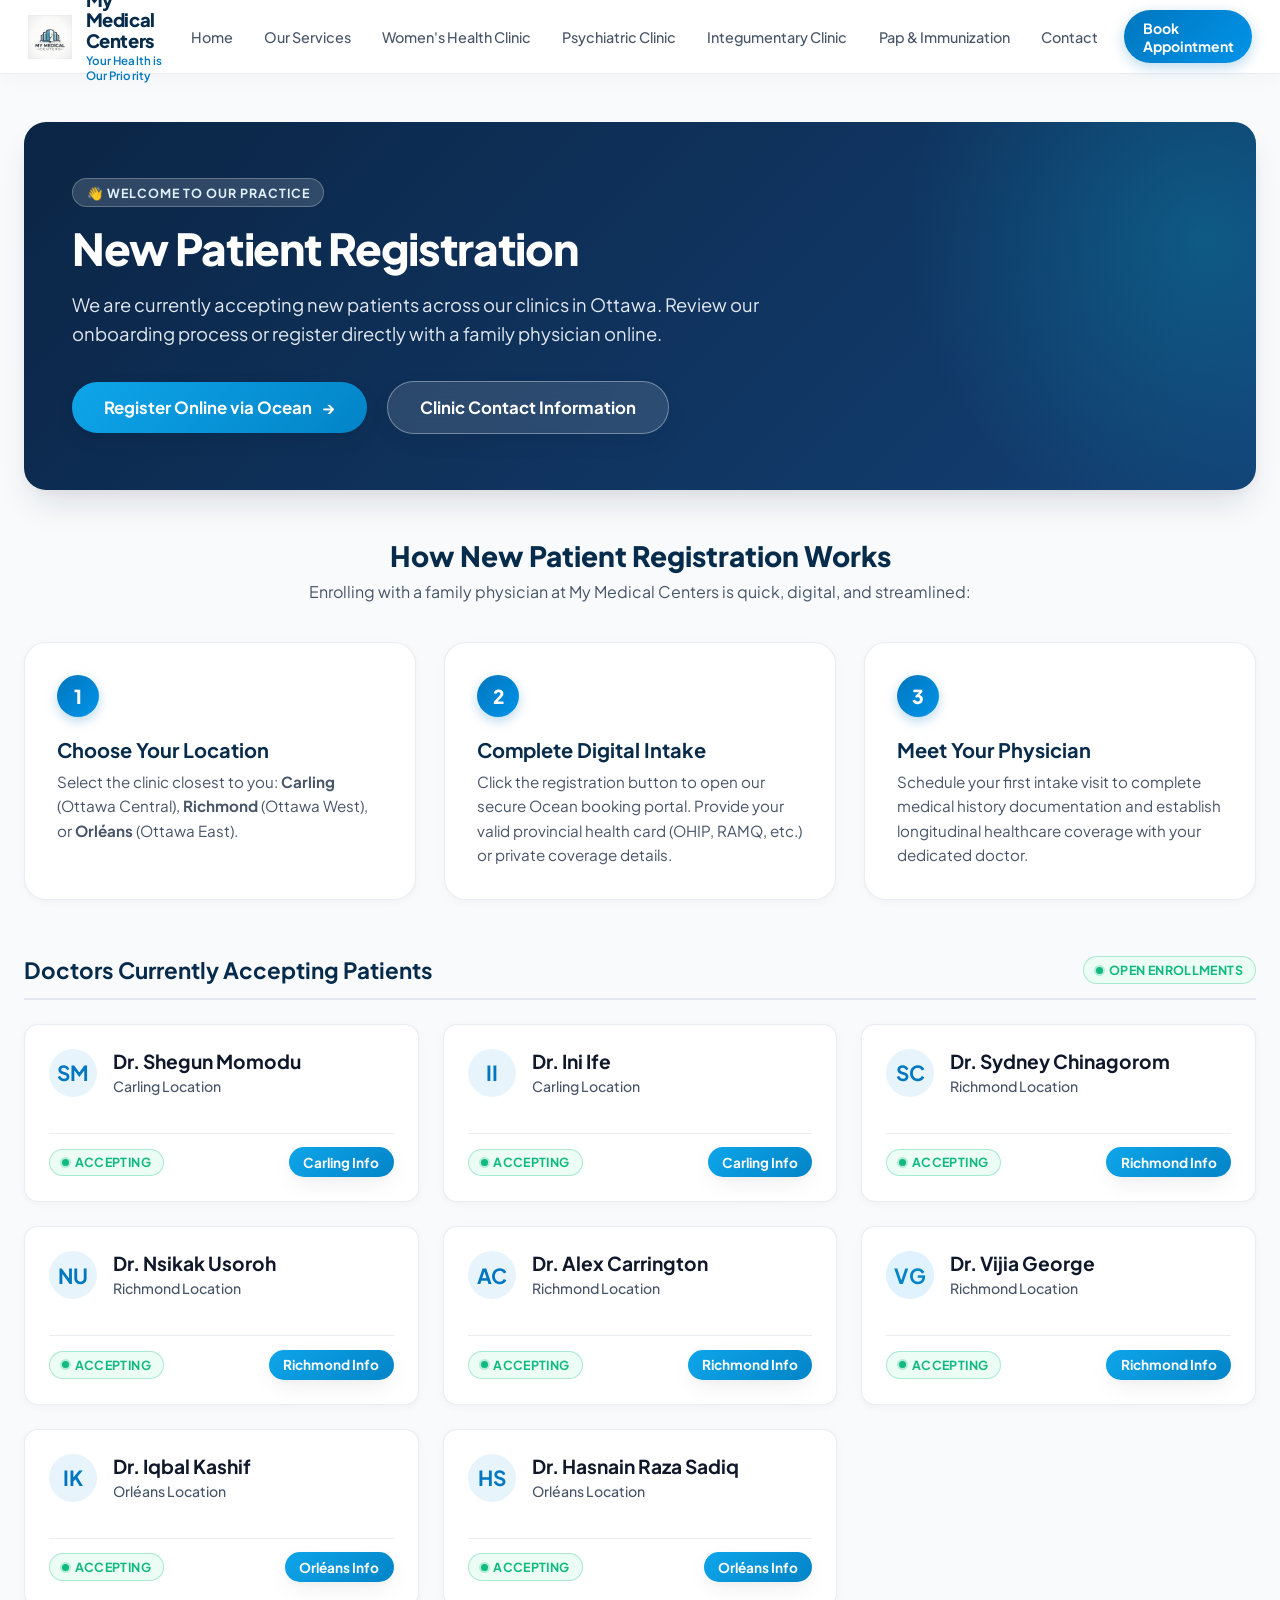
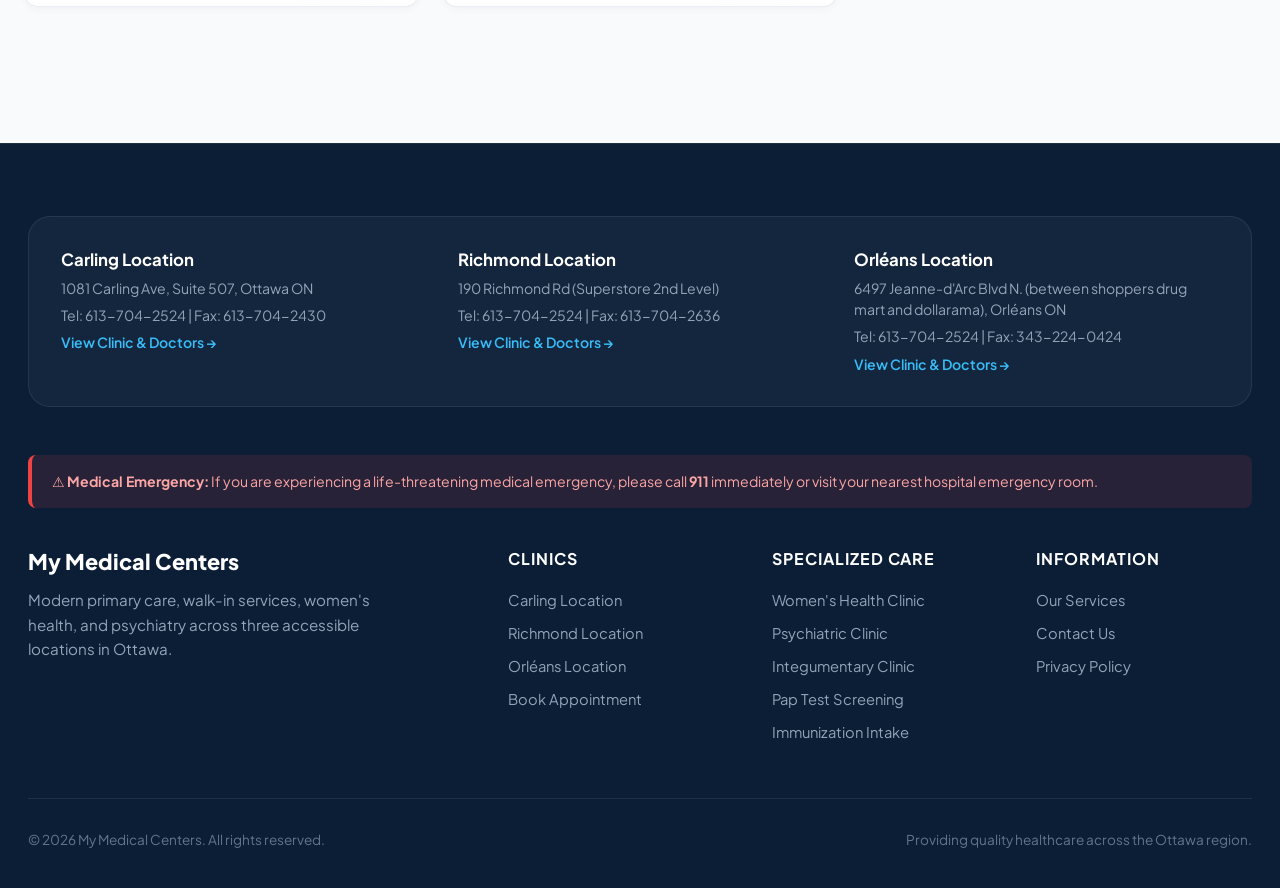
<file: new-patients.html>
<!DOCTYPE html>
<html lang="en">
<head>
  <meta charset="UTF-8">
  <meta name="viewport" content="width=device-width, initial-scale=1.0">
  <title>New Patients - My Medical Centers</title>
  <meta name="description" content="Register as a new patient at My Medical Centers. Family physicians accepting new patients at Carling, Richmond, and Orléans clinics." />
  <link rel="stylesheet" href="css/theme.css">
  <link rel="icon" href="MMC-transformed.png" type="image/png">
  <style>
    .onboarding-steps-grid {
      display: grid;
      grid-template-columns: repeat(auto-fit, minmax(280px, 1fr));
      gap: 1.75rem;
      margin: 2.5rem 0 3.5rem;
    }

    .step-card {
      background: #ffffff;
      border: 1px solid var(--border-light);
      border-radius: var(--radius-lg);
      padding: 2rem;
      box-shadow: var(--shadow-sm);
      position: relative;
    }

    .step-number-badge {
      width: 42px;
      height: 42px;
      border-radius: var(--radius-pill);
      background: linear-gradient(135deg, var(--primary) 0%, #0093e9 100%);
      color: #ffffff;
      display: flex;
      align-items: center;
      justify-content: center;
      font-size: 1.2rem;
      font-weight: 800;
      margin-bottom: 1.25rem;
      box-shadow: 0 4px 12px var(--primary-glow);
    }
  </style>
</head>
<body>
  <!-- Global 2026 Header -->
  <header class="site-header">
    <div class="header-container">
      <a href="index.html" class="brand-wrapper">
        <img src="MMC-transformed.png" alt="MMC Logo" class="brand-logo-img">
        <div class="brand-text-block">
          <span class="brand-title">My Medical Centers</span>
          <span class="brand-subtitle">Your Health is Our Priority</span>
        </div>
      </a>

      <nav class="desktop-nav">
        <a href="index.html" class="nav-link">Home</a>
        <a href="services.html" class="nav-link">Our Services</a>
        <a href="WHealth.html" class="nav-link">Women's Health Clinic</a>
        <a href="dr-sadiku.html" class="nav-link">Psychiatric Clinic</a>
        <a href="dr-cheung.html" class="nav-link">Integumentary Clinic</a>
        <a href="#" class="nav-link open-pap-immun-modal">Pap & Immunization</a>
        <a href="contact-us.html" class="nav-link">Contact</a>
        <a href="appointment.html" class="nav-cta-btn">Book Appointment</a>
      </nav>

      <button class="hamburger-toggle" id="hamburgerToggle" aria-label="Toggle navigation menu">
        <span class="hamburger-line"></span>
        <span class="hamburger-line"></span>
        <span class="hamburger-line"></span>
      </button>
    </div>
  </header>

  <!-- Mobile Nav Drawer -->
  <div class="mobile-nav-drawer" id="mobileNavDrawer">
    <div class="mobile-drawer-content">
      <div class="mobile-nav-links">
        <a href="index.html" class="nav-link">Home</a>
        <a href="services.html" class="nav-link">Our Services</a>
        <a href="WHealth.html" class="nav-link">Women's Health Clinic</a>
        <a href="dr-sadiku.html" class="nav-link">Psychiatric Clinic</a>
        <a href="dr-cheung.html" class="nav-link">Integumentary Clinic</a>
        <a href="#" class="nav-link open-pap-immun-modal">Pap Test & Immunization</a>
        <a href="contact-us.html" class="nav-link">Contact Us</a>
        <a href="privacy-policy.html" class="nav-link">Privacy Policy</a>
        <a href="appointment.html" class="nav-cta-btn">Book Appointment Now</a>
      </div>
      <div class="mobile-drawer-footer">
        <p><strong>My Medical Centers</strong><br>New Patient Intake: 613-704-2524</p>
      </div>
    </div>
  </div>

  <!-- Main Content -->
  <main class="page-main-wrapper">
    <div class="content-container">
      
      <!-- Hero -->
      <section class="page-hero">
        <span class="page-hero-badge">👋 Welcome to Our Practice</span>
        <h1 class="page-hero-title">New Patient Registration</h1>
        <p class="page-hero-subtitle">
          We are currently accepting new patients across our clinics in Ottawa. Review our onboarding process or register directly with a family physician online.
        </p>

        <div class="clinic-action-buttons-bar">
          <a href="appointment.html" class="clinic-btn clinic-btn-primary">
            <span>Register Online via Ocean</span>
            <span>&rarr;</span>
          </a>
          <a href="contact-us.html" class="clinic-btn clinic-btn-outline">
            <span>Clinic Contact Information</span>
          </a>
        </div>
      </section>

      <!-- 3 Simple Steps -->
      <section>
        <h2 style="font-size:1.75rem; font-weight:800; color:var(--primary-dark); text-align:center; margin-bottom:0.5rem;">
          How New Patient Registration Works
        </h2>
        <p style="color:var(--text-secondary); text-align:center; font-size:1rem; margin-bottom:2rem;">
          Enrolling with a family physician at My Medical Centers is quick, digital, and streamlined:
        </p>

        <div class="onboarding-steps-grid">
          <div class="step-card">
            <div class="step-number-badge">1</div>
            <h3 style="font-size:1.25rem; font-weight:700; color:var(--primary-dark); margin-bottom:0.5rem;">Choose Your Location</h3>
            <p style="color:var(--text-secondary); font-size:0.95rem; line-height:1.6;">
              Select the clinic closest to you: <strong>Carling</strong> (Ottawa Central), <strong>Richmond</strong> (Ottawa West), or <strong>Orléans</strong> (Ottawa East).
            </p>
          </div>

          <div class="step-card">
            <div class="step-number-badge">2</div>
            <h3 style="font-size:1.25rem; font-weight:700; color:var(--primary-dark); margin-bottom:0.5rem;">Complete Digital Intake</h3>
            <p style="color:var(--text-secondary); font-size:0.95rem; line-height:1.6;">
              Click the registration button to open our secure Ocean booking portal. Provide your valid provincial health card (OHIP, RAMQ, etc.) or private coverage details.
            </p>
          </div>

          <div class="step-card">
            <div class="step-number-badge">3</div>
            <h3 style="font-size:1.25rem; font-weight:700; color:var(--primary-dark); margin-bottom:0.5rem;">Meet Your Physician</h3>
            <p style="color:var(--text-secondary); font-size:0.95rem; line-height:1.6;">
              Schedule your first intake visit to complete medical history documentation and establish longitudinal healthcare coverage with your dedicated doctor.
            </p>
          </div>
        </div>
      </section>

      <!-- Accepting Physicians Grid -->
      <section class="roster-section">
        <div class="roster-heading-wrapper">
          <h2 class="roster-category-title">
            <span>Doctors Currently Accepting Patients</span>
          </h2>
          <span class="status-badge accepting">Open Enrollments</span>
        </div>

        <div class="roster-grid">
          <div class="doctor-card">
            <div class="doctor-card-header">
              <div class="doctor-avatar-icon">SM</div>
              <div class="doctor-info-text">
                <h3>Dr. Shegun Momodu</h3>
                <p class="role">Carling Location</p>
              </div>
            </div>
            <div class="doctor-card-footer">
              <span class="status-badge accepting">Accepting</span>
              <a href="carling.html" class="clinic-btn clinic-btn-primary" style="padding:0.4rem 0.9rem; font-size:0.85rem;">Carling Info</a>
            </div>
          </div>

          <div class="doctor-card">
            <div class="doctor-card-header">
              <div class="doctor-avatar-icon">II</div>
              <div class="doctor-info-text">
                <h3>Dr. Ini Ife</h3>
                <p class="role">Carling Location</p>
              </div>
            </div>
            <div class="doctor-card-footer">
              <span class="status-badge accepting">Accepting</span>
              <a href="carling.html" class="clinic-btn clinic-btn-primary" style="padding:0.4rem 0.9rem; font-size:0.85rem;">Carling Info</a>
            </div>
          </div>

          <div class="doctor-card">
            <div class="doctor-card-header">
              <div class="doctor-avatar-icon">SC</div>
              <div class="doctor-info-text">
                <h3>Dr. Sydney Chinagorom</h3>
                <p class="role">Richmond Location</p>
              </div>
            </div>
            <div class="doctor-card-footer">
              <span class="status-badge accepting">Accepting</span>
              <a href="richmond.html" class="clinic-btn clinic-btn-primary" style="padding:0.4rem 0.9rem; font-size:0.85rem;">Richmond Info</a>
            </div>
          </div>

          <div class="doctor-card">
            <div class="doctor-card-header">
              <div class="doctor-avatar-icon">NU</div>
              <div class="doctor-info-text">
                <h3>Dr. Nsikak Usoroh</h3>
                <p class="role">Richmond Location</p>
              </div>
            </div>
            <div class="doctor-card-footer">
              <span class="status-badge accepting">Accepting</span>
              <a href="richmond.html" class="clinic-btn clinic-btn-primary" style="padding:0.4rem 0.9rem; font-size:0.85rem;">Richmond Info</a>
            </div>
          </div>

          <div class="doctor-card">
            <div class="doctor-card-header">
              <div class="doctor-avatar-icon">AC</div>
              <div class="doctor-info-text">
                <h3>Dr. Alex Carrington</h3>
                <p class="role">Richmond Location</p>
              </div>
            </div>
            <div class="doctor-card-footer">
              <span class="status-badge accepting">Accepting</span>
              <a href="richmond.html" class="clinic-btn clinic-btn-primary" style="padding:0.4rem 0.9rem; font-size:0.85rem;">Richmond Info</a>
            </div>
          </div>

          <div class="doctor-card">
            <div class="doctor-card-header">
              <div class="doctor-avatar-icon" style="background:#e0f2fe; color:#0284c7;">VG</div>
              <div class="doctor-info-text">
                <h3>Dr. Vijia George</h3>
                <p class="role">Richmond Location</p>
              </div>
            </div>
            <div class="doctor-card-footer">
              <span class="status-badge accepting">Accepting</span>
              <a href="richmond.html" class="clinic-btn clinic-btn-primary" style="padding:0.4rem 0.9rem; font-size:0.85rem;">Richmond Info</a>
            </div>
          </div>

          <div class="doctor-card">
            <div class="doctor-card-header">
              <div class="doctor-avatar-icon">IK</div>
              <div class="doctor-info-text">
                <h3>Dr. Iqbal Kashif</h3>
                <p class="role">Orléans Location</p>
              </div>
            </div>
            <div class="doctor-card-footer">
              <span class="status-badge accepting">Accepting</span>
              <a href="orleans.html" class="clinic-btn clinic-btn-primary" style="padding:0.4rem 0.9rem; font-size:0.85rem;">Orléans Info</a>
            </div>
          </div>

          <div class="doctor-card">
            <div class="doctor-card-header">
              <div class="doctor-avatar-icon">HS</div>
              <div class="doctor-info-text">
                <h3>Dr. Hasnain Raza Sadiq</h3>
                <p class="role">Orléans Location</p>
              </div>
            </div>
            <div class="doctor-card-footer">
              <span class="status-badge accepting">Accepting</span>
              <a href="orleans.html" class="clinic-btn clinic-btn-primary" style="padding:0.4rem 0.9rem; font-size:0.85rem;">Orléans Info</a>
            </div>
          </div>
        </div>
      </section>

    </div>
  </main>

  <!-- Global 2026 Footer -->
  <footer class="site-footer">
    <div class="footer-container">
      <div class="footer-locations-bar">
        <div class="footer-loc-box">
          <h5>Carling Location</h5>
          <p>1081 Carling Ave, Suite 507, Ottawa ON</p>
          <p>Tel: 613-704-2524 | Fax: 613-704-2430</p>
          <a href="carling.html">View Clinic & Doctors &rarr;</a>
        </div>
        <div class="footer-loc-box">
          <h5>Richmond Location</h5>
          <p>190 Richmond Rd (Superstore 2nd Level)</p>
          <p>Tel: 613-704-2524 | Fax: 613-704-2636</p>
          <a href="richmond.html">View Clinic & Doctors &rarr;</a>
        </div>
        <div class="footer-loc-box">
          <h5>Orléans Location</h5>
          <p>6497 Jeanne-d'Arc Blvd N. (between shoppers drug mart and dollarama), Orléans ON</p>
          <p>Tel: 613-704-2524 | Fax: 343-224-0424</p>
          <a href="orleans.html">View Clinic & Doctors &rarr;</a>
        </div>
      </div>

      <div class="footer-emergency-note">
        ⚠️ <strong>Medical Emergency:</strong> If you are experiencing a life-threatening medical emergency, please call <strong>911</strong> immediately or visit your nearest hospital emergency room.
      </div>

      <div class="footer-top-grid">
        <div class="footer-brand-col">
          <h3>My Medical Centers</h3>
          <p>Modern primary care, walk-in services, women's health, and psychiatry across three accessible locations in Ottawa.</p>
        </div>
        <div class="footer-col">
          <h4>Clinics</h4>
          <ul class="footer-nav-list">
            <li><a href="carling.html">Carling Location</a></li>
            <li><a href="richmond.html">Richmond Location</a></li>
            <li><a href="orleans.html">Orléans Location</a></li>
            <li><a href="appointment.html">Book Appointment</a></li>
          </ul>
        </div>
        <div class="footer-col">
          <h4>Specialized Care</h4>
          <ul class="footer-nav-list">
            <li><a href="WHealth.html">Women's Health Clinic</a></li>
            <li><a href="dr-sadiku.html">Psychiatric Clinic</a></li>
            <li><a href="dr-cheung.html">Integumentary Clinic</a></li>
            <li><a href="#" class="open-pap-immun-modal">Pap Test Screening</a></li>
            <li><a href="#" class="open-pap-immun-modal">Immunization Intake</a></li>
          </ul>
        </div>
        <div class="footer-col">
          <h4>Information</h4>
          <ul class="footer-nav-list">
            <li><a href="services.html">Our Services</a></li>
            <li><a href="contact-us.html">Contact Us</a></li>
            <li><a href="privacy-policy.html">Privacy Policy</a></li>
          </ul>
        </div>
      </div>

      <div class="footer-bottom-bar">
        <p>&copy; 2026 My Medical Centers. All rights reserved.</p>
        <p>Providing quality healthcare across the Ottawa region.</p>
      </div>
    </div>
  </footer>

  <script src="js/main.js"></script>
</body>
</html>
</file>
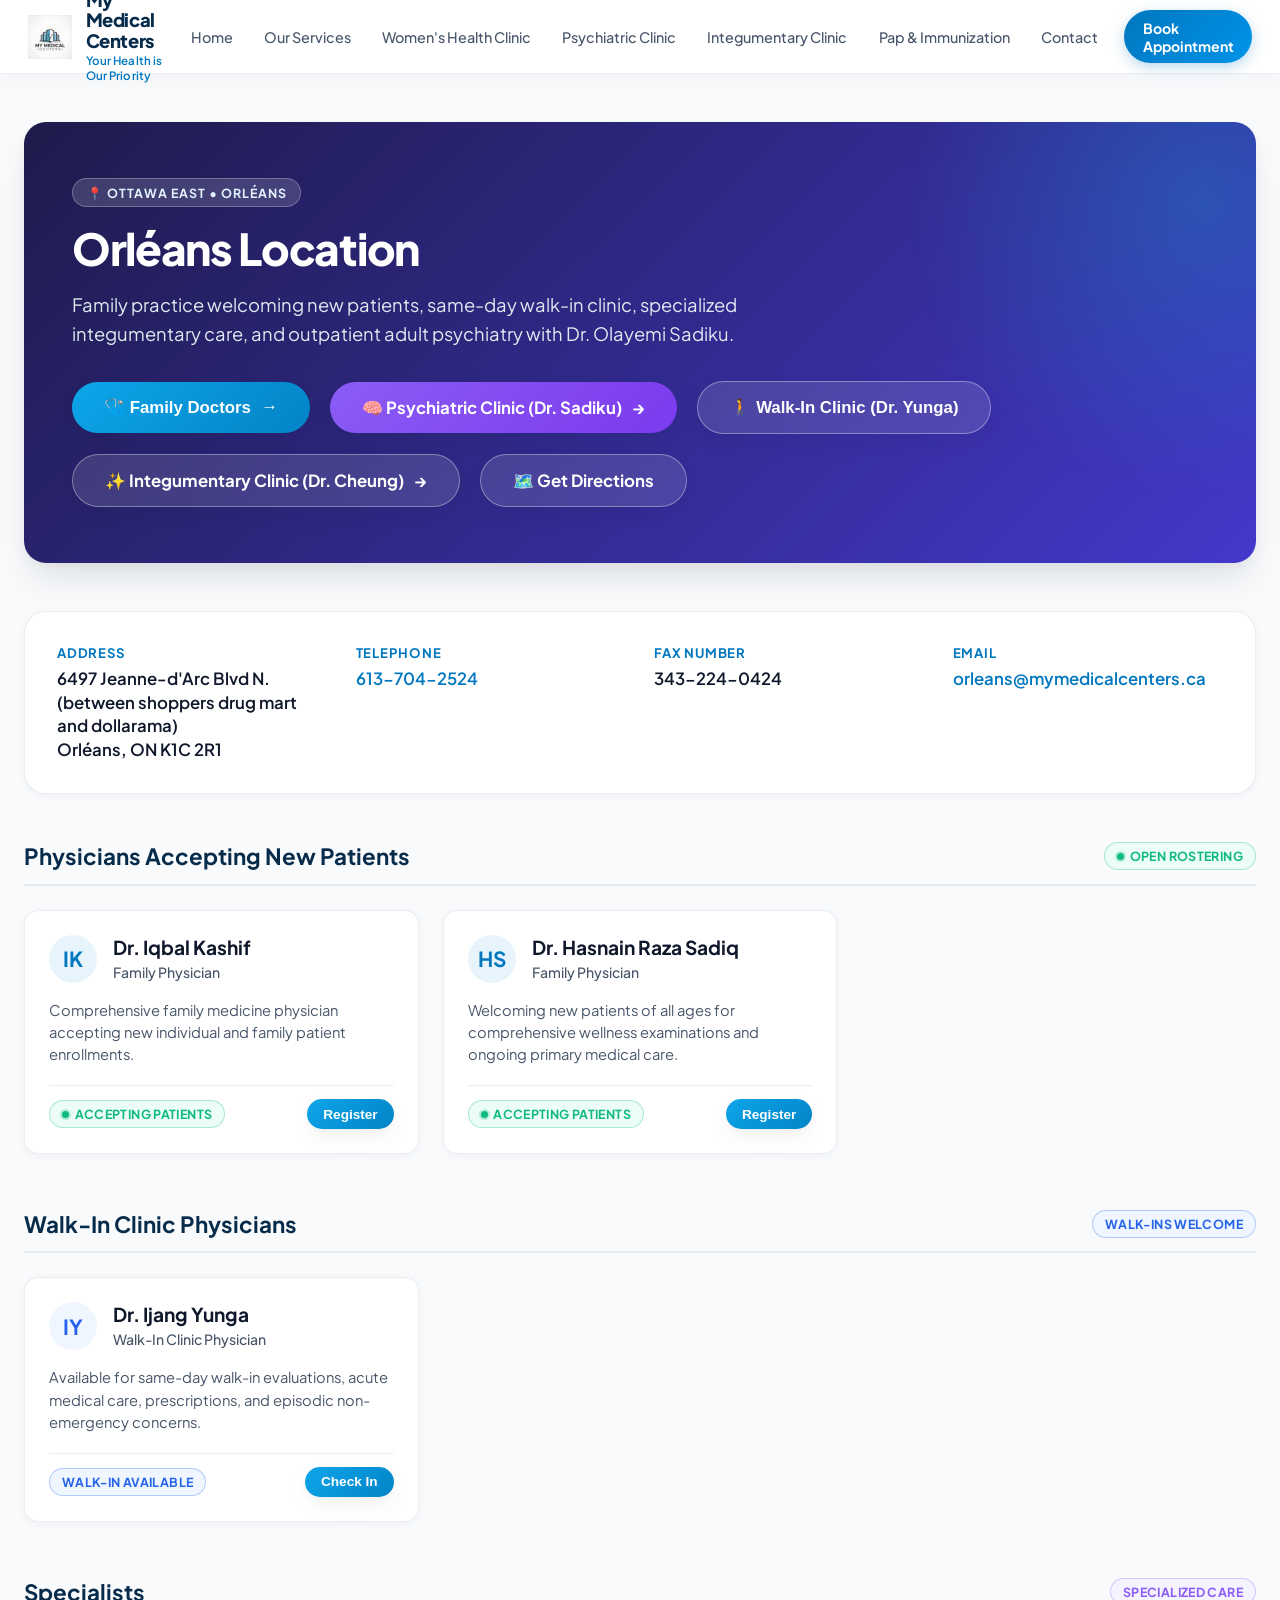
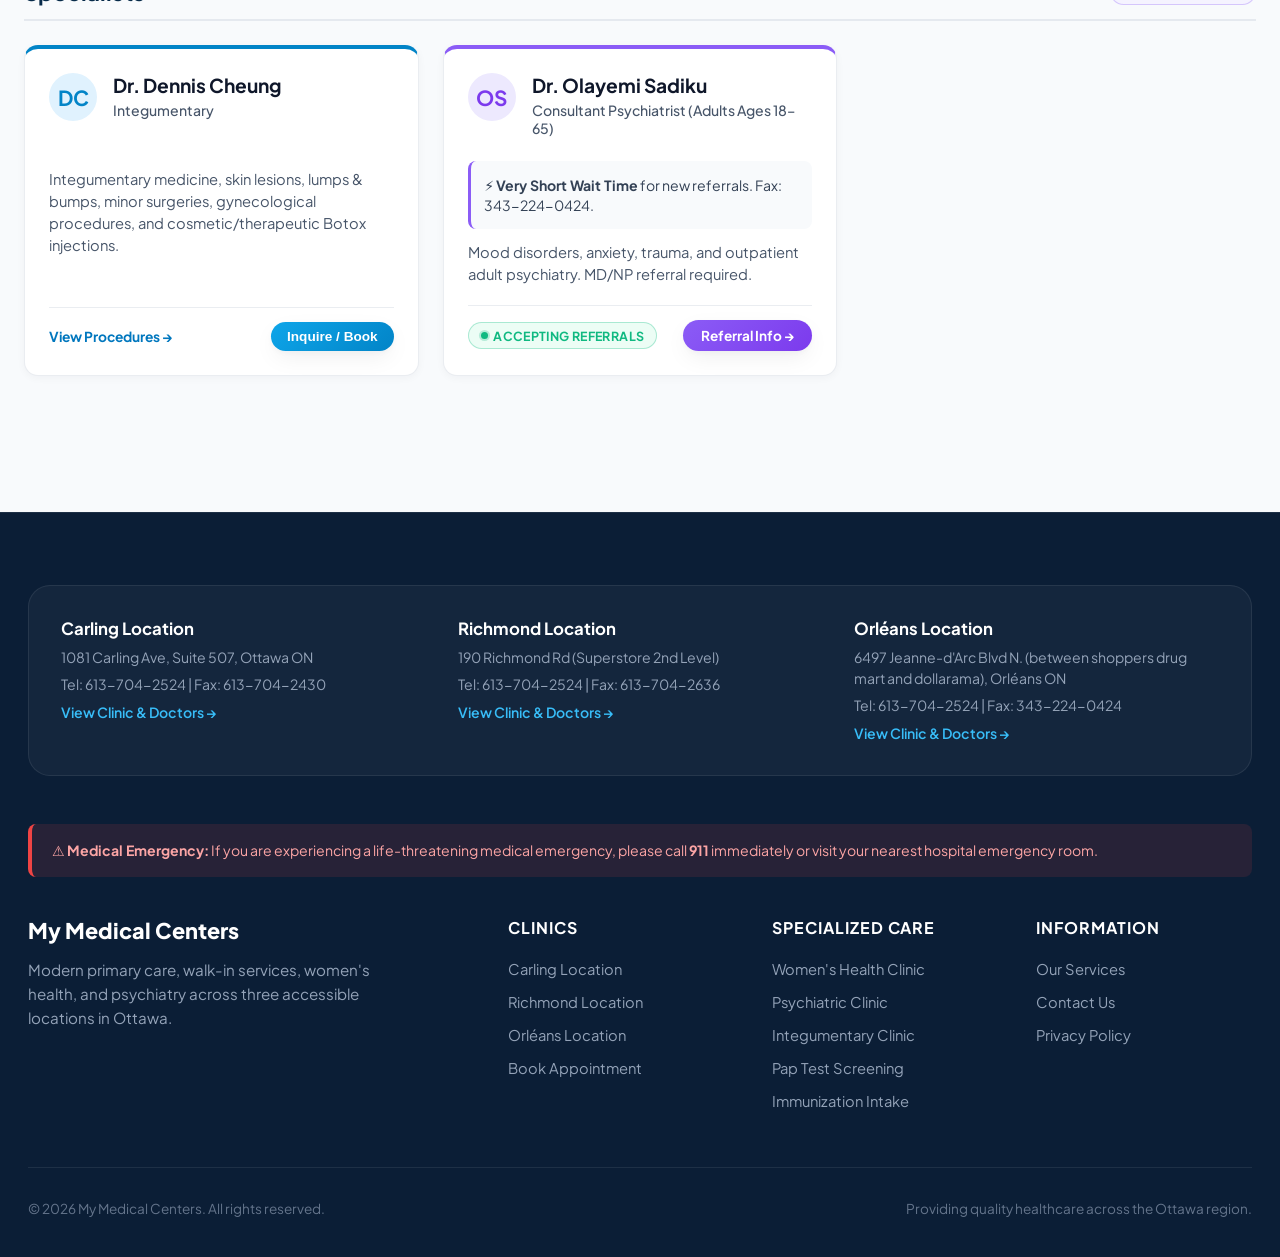
<file: orleans.html>
<!DOCTYPE html>
<html lang="en">
<head>
  <meta charset="UTF-8">
  <meta name="viewport" content="width=device-width, initial-scale=1.0">
  <title>Orléans Location - My Medical Centers</title>
  <meta name="description" content="My Medical Centers - Orléans Location. Family Doctors, Walk-In Clinic, Integumentary Dr. Dennis Cheung, and Psychiatrist Dr. Olayemi Sadiku." />
  <link rel="stylesheet" href="css/theme.css">
  <link rel="icon" href="MMC-transformed.png" type="image/png">
</head>
<body>
  <!-- Global 2026 Header -->
  <header class="site-header">
    <div class="header-container">
      <a href="index.html" class="brand-wrapper">
        <img src="MMC-transformed.png" alt="MMC Logo" class="brand-logo-img">
        <div class="brand-text-block">
          <span class="brand-title">My Medical Centers</span>
          <span class="brand-subtitle">Your Health is Our Priority</span>
        </div>
      </a>

      <nav class="desktop-nav">
        <a href="index.html" class="nav-link">Home</a>
        <a href="services.html" class="nav-link">Our Services</a>
        <a href="WHealth.html" class="nav-link">Women's Health Clinic</a>
        <a href="dr-sadiku.html" class="nav-link">Psychiatric Clinic</a>
        <a href="dr-cheung.html" class="nav-link">Integumentary Clinic</a>
        <a href="#" class="nav-link open-pap-immun-modal">Pap & Immunization</a>
        <a href="contact-us.html" class="nav-link">Contact</a>
        <a href="appointment.html" class="nav-cta-btn">Book Appointment</a>
      </nav>

      <button class="hamburger-toggle" id="hamburgerToggle" aria-label="Toggle navigation menu">
        <span class="hamburger-line"></span>
        <span class="hamburger-line"></span>
        <span class="hamburger-line"></span>
      </button>
    </div>
  </header>

  <!-- Mobile Nav Drawer -->
  <div class="mobile-nav-drawer" id="mobileNavDrawer">
    <div class="mobile-drawer-content">
      <div class="mobile-nav-links">
        <a href="index.html" class="nav-link">Home</a>
        <a href="services.html" class="nav-link">Our Services</a>
        <a href="WHealth.html" class="nav-link">Women's Health Clinic</a>
        <a href="dr-sadiku.html" class="nav-link">Psychiatric Clinic</a>
        <a href="dr-cheung.html" class="nav-link">Integumentary Clinic</a>
        <a href="#" class="nav-link open-pap-immun-modal">Pap Test & Immunization</a>
        <a href="contact-us.html" class="nav-link">Contact Us</a>
        <a href="privacy-policy.html" class="nav-link">Privacy Policy</a>
        <a href="appointment.html" class="nav-cta-btn">Book Appointment Now</a>
      </div>
      <div class="mobile-drawer-footer">
        <p><strong>My Medical Centers</strong><br>Orléans Location: 613-704-2524</p>
      </div>
    </div>
  </div>

  <!-- Main Content -->
  <main class="page-main-wrapper">
    <div class="content-container">
      
      <!-- Clinic Hero Banner -->
      <section class="page-hero" style="background: linear-gradient(135deg, #1e1b4b 0%, #4338ca 100%);">
        <span class="page-hero-badge">📍 Ottawa East &bull; Orléans</span>
        <h1 class="page-hero-title">Orléans Location</h1>
        <p class="page-hero-subtitle">
          Family practice welcoming new patients, same-day walk-in clinic, specialized integumentary care, and outpatient adult psychiatry with Dr. Olayemi Sadiku.
        </p>

        <!-- Prominent Action Buttons -->
        <div class="clinic-action-buttons-bar">
          <button class="clinic-btn clinic-btn-primary" onclick="triggerClinicBooking('orleans')">
            <span>🩺 Family Doctors</span>
            <span>&rarr;</span>
          </button>
          <a href="dr-sadiku.html" class="clinic-btn clinic-btn-accent-purple">
            <span>🧠 Psychiatric Clinic (Dr. Sadiku)</span>
            <span>&rarr;</span>
          </a>
          <button class="clinic-btn clinic-btn-outline" onclick="triggerClinicBooking('orleans')">
            <span>🚶 Walk-In Clinic (Dr. Yunga)</span>
          </button>
          <a href="dr-cheung.html" class="clinic-btn clinic-btn-outline">
            <span>✨ Integumentary Clinic (Dr. Cheung)</span>
            <span>&rarr;</span>
          </a>
          <a href="https://maps.google.com/?q=6497+Jeanne-d'Arc+Blvd+N+Orleans+ON" target="_blank" rel="noopener" class="clinic-btn clinic-btn-outline">
            <span>🗺️ Get Directions</span>
          </a>
        </div>
      </section>

      <!-- Quick Clinic Details Card -->
      <section class="clinic-details-card">
        <div class="detail-item">
          <span class="detail-label">Address</span>
          <span class="detail-value">6497 Jeanne-d'Arc Blvd N. (between shoppers drug mart and dollarama)<br>Orléans, ON K1C 2R1</span>
        </div>
        <div class="detail-item">
          <span class="detail-label">Telephone</span>
          <span class="detail-value"><a href="tel:6137042524">613-704-2524</a></span>
        </div>
        <div class="detail-item">
          <span class="detail-label">Fax Number</span>
          <span class="detail-value">343-224-0424</span>
        </div>
        <div class="detail-item">
          <span class="detail-label">Email</span>
          <span class="detail-value"><a href="mailto:orleans@mymedicalcenters.ca">orleans@mymedicalcenters.ca</a></span>
        </div>
      </section>

      <!-- Doctor Directory Section -->
      <section class="roster-section">
        
        <!-- Category 1: Accepting New Patients -->
        <div class="roster-heading-wrapper">
          <h2 class="roster-category-title">
            <span>Physicians Accepting New Patients</span>
          </h2>
          <span class="status-badge accepting">Open Rostering</span>
        </div>
        <div class="roster-grid">
          <div class="doctor-card">
            <div class="doctor-card-header">
              <div class="doctor-avatar-icon">IK</div>
              <div class="doctor-info-text">
                <h3>Dr. Iqbal Kashif</h3>
                <p class="role">Family Physician</p>
              </div>
            </div>
            <p style="color:var(--text-secondary); font-size:0.92rem; line-height:1.5;">
              Comprehensive family medicine physician accepting new individual and family patient enrollments.
            </p>
            <div class="doctor-card-footer">
              <span class="status-badge accepting">Accepting Patients</span>
              <button class="clinic-btn clinic-btn-primary" style="padding:0.45rem 1rem; font-size:0.85rem;" onclick="triggerClinicBooking('orleans')">Register</button>
            </div>
          </div>

          <div class="doctor-card">
            <div class="doctor-card-header">
              <div class="doctor-avatar-icon">HS</div>
              <div class="doctor-info-text">
                <h3>Dr. Hasnain Raza Sadiq</h3>
                <p class="role">Family Physician</p>
              </div>
            </div>
            <p style="color:var(--text-secondary); font-size:0.92rem; line-height:1.5;">
              Welcoming new patients of all ages for comprehensive wellness examinations and ongoing primary medical care.
            </p>
            <div class="doctor-card-footer">
              <span class="status-badge accepting">Accepting Patients</span>
              <button class="clinic-btn clinic-btn-primary" style="padding:0.45rem 1rem; font-size:0.85rem;" onclick="triggerClinicBooking('orleans')">Register</button>
            </div>
          </div>
        </div>

        <!-- Category 2: Walk-In Physicians -->
        <div class="roster-heading-wrapper" style="margin-top: 3.5rem;">
          <h2 class="roster-category-title">
            <span>Walk-In Clinic Physicians</span>
          </h2>
          <span class="status-badge walk-in">Walk-Ins Welcome</span>
        </div>
        <div class="roster-grid">
          <div class="doctor-card">
            <div class="doctor-card-header">
              <div class="doctor-avatar-icon" style="background:#eff6ff; color:#2563eb;">IY</div>
              <div class="doctor-info-text">
                <h3>Dr. Ijang Yunga</h3>
                <p class="role">Walk-In Clinic Physician</p>
              </div>
            </div>
            <p style="color:var(--text-secondary); font-size:0.92rem; line-height:1.5;">
              Available for same-day walk-in evaluations, acute medical care, prescriptions, and episodic non-emergency concerns.
            </p>
            <div class="doctor-card-footer">
              <span class="status-badge walk-in">Walk-In Available</span>
              <button class="clinic-btn clinic-btn-primary" style="padding:0.45rem 1rem; font-size:0.85rem;" onclick="triggerClinicBooking('orleans')">Check In</button>
            </div>
          </div>
        </div>

        <!-- Category 3: Specialists -->
        <div class="roster-heading-wrapper" style="margin-top: 3.5rem;">
          <h2 class="roster-category-title">
            <span>Specialists</span>
          </h2>
          <span class="status-badge specialist">Specialized Care</span>
        </div>
        <div class="roster-grid">
          <!-- Dr. Dennis Cheung (Integumentary) -->
          <div class="doctor-card" style="border-top: 4px solid #0284c7;">
            <div class="doctor-card-header">
              <div class="doctor-avatar-icon" style="background:#e0f2fe; color:#0284c7;">DC</div>
              <div class="doctor-info-text">
                <h3>Dr. Dennis Cheung</h3>
                <p class="role">Integumentary</p>
              </div>
            </div>
            <p style="color:var(--text-secondary); font-size:0.92rem; line-height:1.5;">
              Integumentary medicine, skin lesions, lumps &amp; bumps, minor surgeries, gynecological procedures, and cosmetic/therapeutic Botox injections.
            </p>
            <div class="doctor-card-footer">
              <a href="dr-cheung.html" style="color:var(--primary); font-weight:700; font-size:0.86rem; text-decoration:none;">View Procedures &rarr;</a>
              <button class="clinic-btn clinic-btn-primary" style="padding:0.45rem 1rem; font-size:0.85rem;" onclick="triggerClinicBooking('orleans')">Inquire / Book</button>
            </div>
          </div>

          <!-- Dr. Olayemi Sadiku (Psychiatrist) -->
          <div class="doctor-card" style="border-top: 4px solid var(--accent-purple);">
            <div class="doctor-card-header">
              <div class="doctor-avatar-icon" style="background:#ede9fe; color:#7c3aed;">OS</div>
              <div class="doctor-info-text">
                <h3>Dr. Olayemi Sadiku</h3>
                <p class="role">Consultant Psychiatrist (Adults Ages 18–65)</p>
              </div>
            </div>
            <div style="background:#f8fafc; border-radius:var(--radius-sm); padding:0.85rem; margin:0.5rem 0 0.75rem; border-left:3px solid var(--accent-purple);">
              <p style="font-size:0.88rem; color:#334155; line-height:1.45; margin:0;">
                ⚡ <strong>Very Short Wait Time</strong> for new referrals. Fax: 343-224-0424.
              </p>
            </div>
            <p style="color:var(--text-secondary); font-size:0.92rem; line-height:1.5;">
              Mood disorders, anxiety, trauma, and outpatient adult psychiatry. MD/NP referral required.
            </p>
            <div class="doctor-card-footer">
              <span class="status-badge accepting">Accepting Referrals</span>
              <a href="dr-sadiku.html" class="clinic-btn clinic-btn-accent-purple" style="padding:0.45rem 1.1rem; font-size:0.85rem;">Referral Info &rarr;</a>
            </div>
          </div>
        </div>

      </section>

    </div>
  </main>

  <!-- Global 2026 Footer -->
  <footer class="site-footer">
    <div class="footer-container">
      <div class="footer-locations-bar">
        <div class="footer-loc-box">
          <h5>Carling Location</h5>
          <p>1081 Carling Ave, Suite 507, Ottawa ON</p>
          <p>Tel: 613-704-2524 | Fax: 613-704-2430</p>
          <a href="carling.html">View Clinic & Doctors &rarr;</a>
        </div>
        <div class="footer-loc-box">
          <h5>Richmond Location</h5>
          <p>190 Richmond Rd (Superstore 2nd Level)</p>
          <p>Tel: 613-704-2524 | Fax: 613-704-2636</p>
          <a href="richmond.html">View Clinic & Doctors &rarr;</a>
        </div>
        <div class="footer-loc-box">
          <h5>Orléans Location</h5>
          <p>6497 Jeanne-d'Arc Blvd N. (between shoppers drug mart and dollarama), Orléans ON</p>
          <p>Tel: 613-704-2524 | Fax: 343-224-0424</p>
          <a href="orleans.html">View Clinic & Doctors &rarr;</a>
        </div>
      </div>

      <div class="footer-emergency-note">
        ⚠️ <strong>Medical Emergency:</strong> If you are experiencing a life-threatening medical emergency, please call <strong>911</strong> immediately or visit your nearest hospital emergency room.
      </div>

      <div class="footer-top-grid">
        <div class="footer-brand-col">
          <h3>My Medical Centers</h3>
          <p>Modern primary care, walk-in services, women's health, and psychiatry across three accessible locations in Ottawa.</p>
        </div>
        <div class="footer-col">
          <h4>Clinics</h4>
          <ul class="footer-nav-list">
            <li><a href="carling.html">Carling Location</a></li>
            <li><a href="richmond.html">Richmond Location</a></li>
            <li><a href="orleans.html">Orléans Location</a></li>
            <li><a href="appointment.html">Book Appointment</a></li>
          </ul>
        </div>
        <div class="footer-col">
          <h4>Specialized Care</h4>
          <ul class="footer-nav-list">
            <li><a href="WHealth.html">Women's Health Clinic</a></li>
            <li><a href="dr-sadiku.html">Psychiatric Clinic</a></li>
            <li><a href="dr-cheung.html">Integumentary Clinic</a></li>
            <li><a href="#" class="open-pap-immun-modal">Pap Test Screening</a></li>
            <li><a href="#" class="open-pap-immun-modal">Immunization Intake</a></li>
          </ul>
        </div>
        <div class="footer-col">
          <h4>Information</h4>
          <ul class="footer-nav-list">
            <li><a href="services.html">Our Services</a></li>
            <li><a href="contact-us.html">Contact Us</a></li>
            <li><a href="privacy-policy.html">Privacy Policy</a></li>
          </ul>
        </div>
      </div>

      <div class="footer-bottom-bar">
        <p>&copy; 2026 My Medical Centers. All rights reserved.</p>
        <p>Providing quality healthcare across the Ottawa region.</p>
      </div>
    </div>
  </footer>

  <script src="js/main.js"></script>
</body>
</html>
</file>
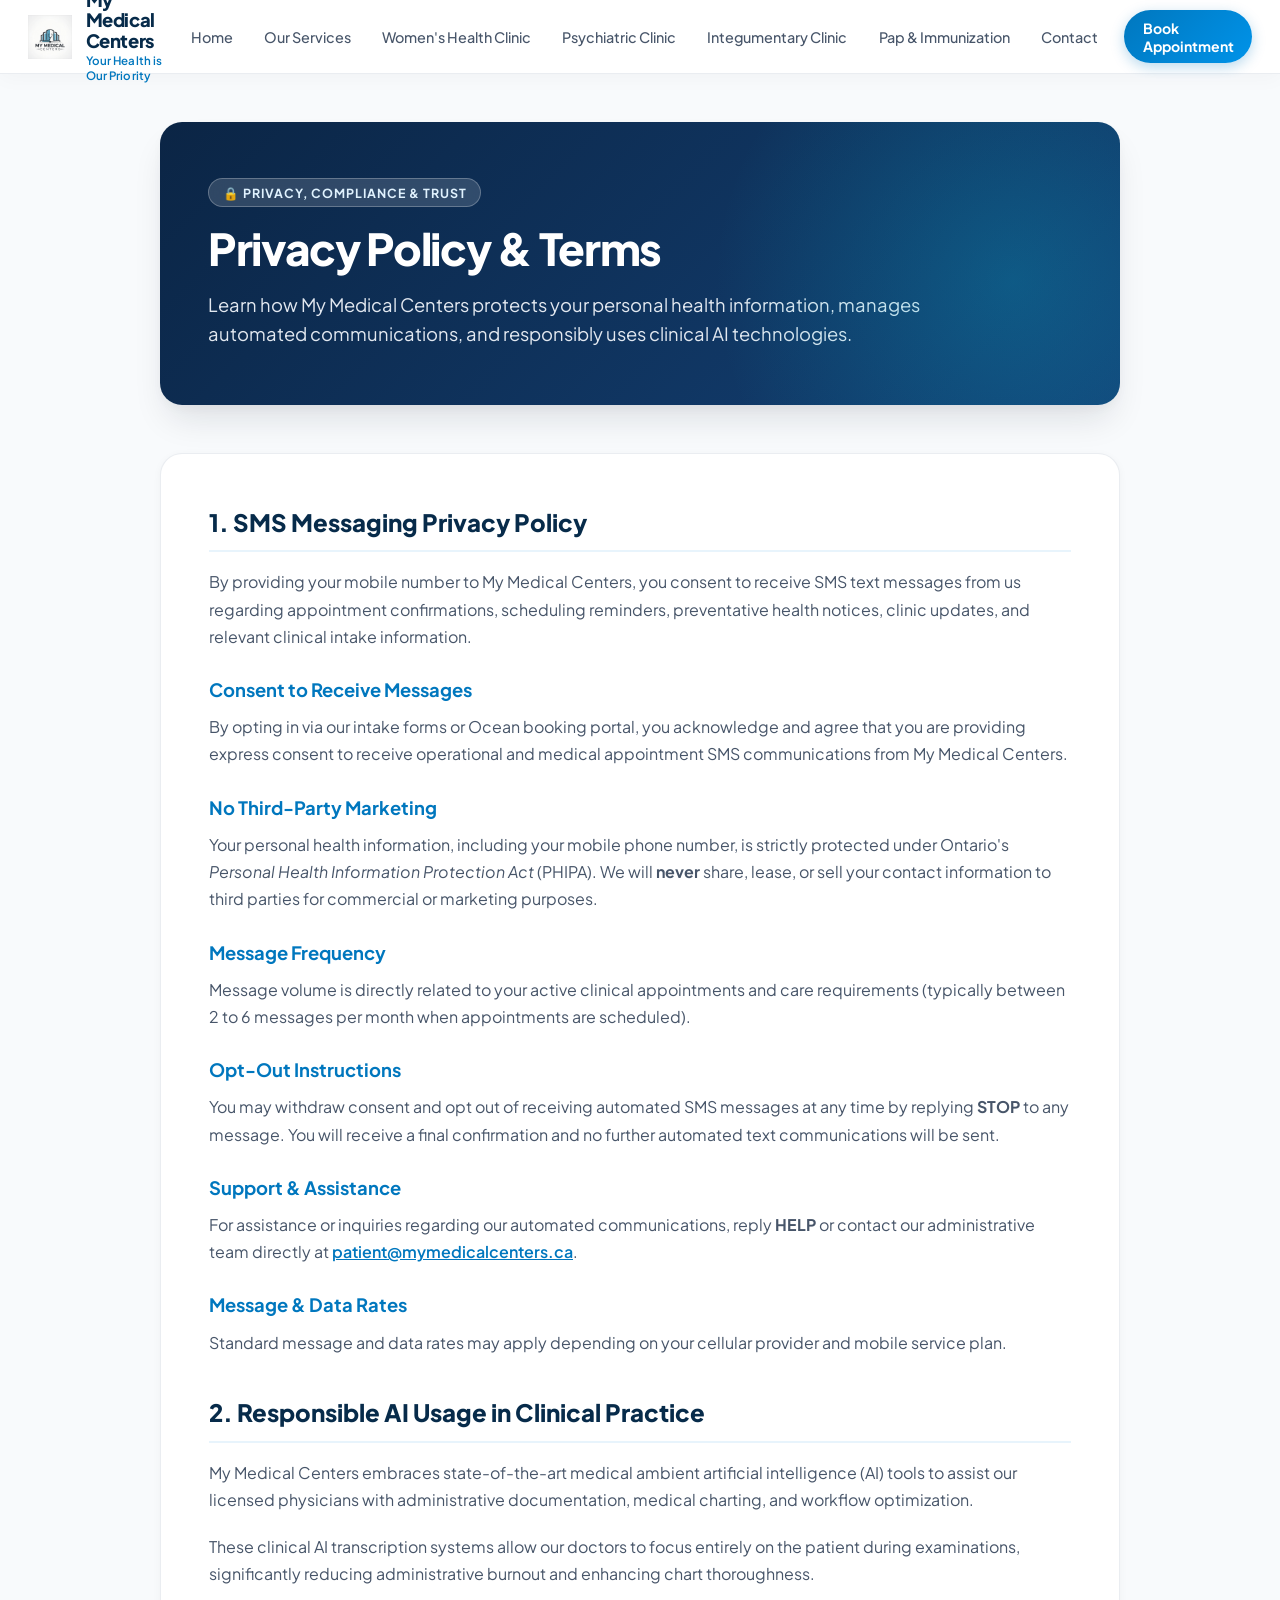
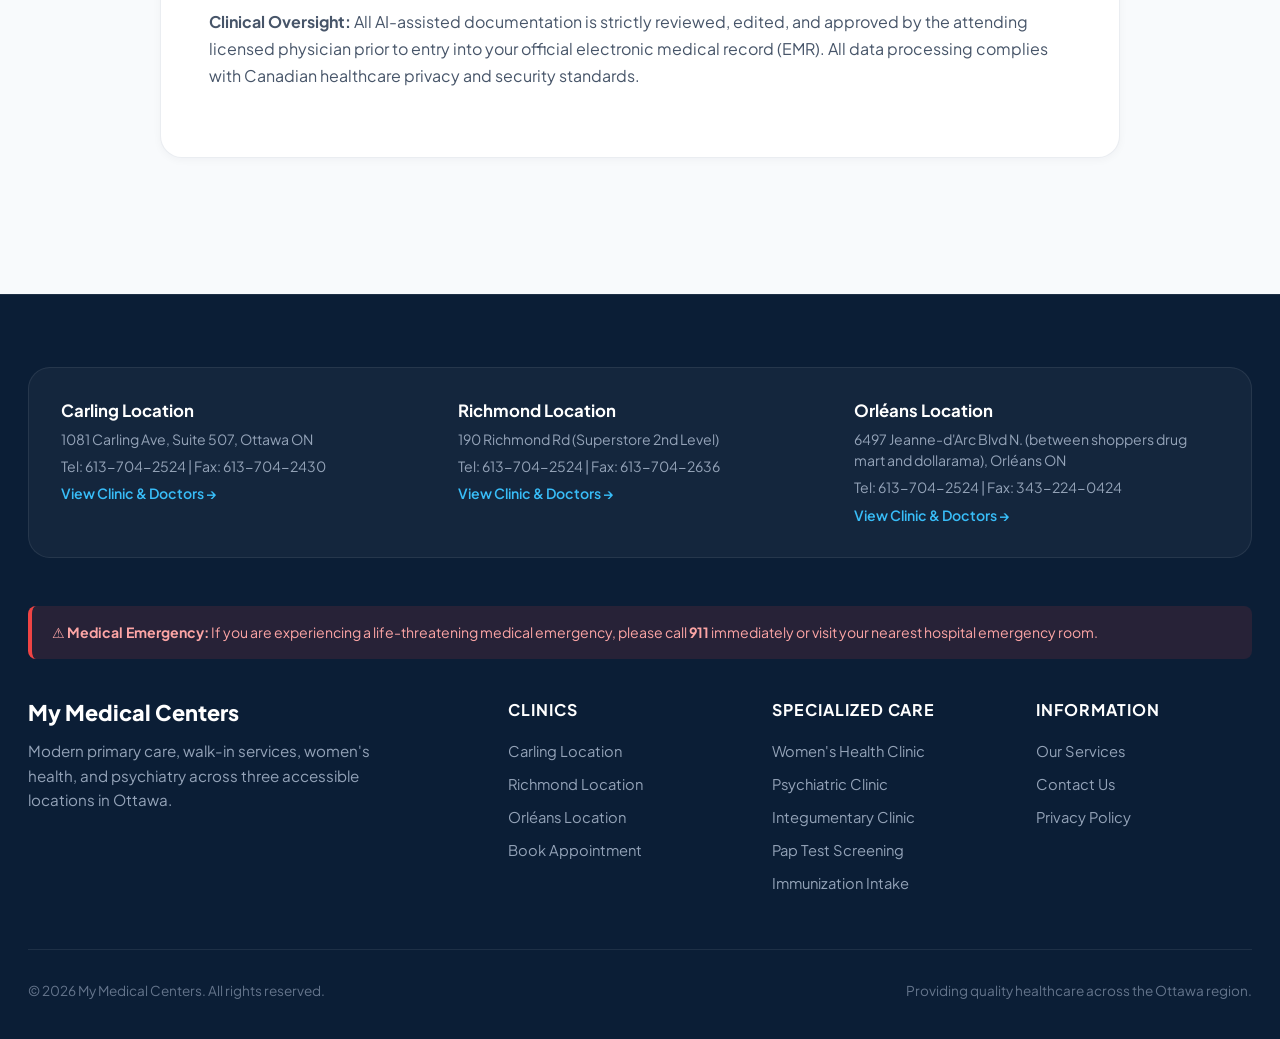
<file: privacy-policy.html>
<!DOCTYPE html>
<html lang="en">
<head>
  <meta charset="UTF-8">
  <meta name="viewport" content="width=device-width, initial-scale=1.0">
  <title>Privacy Policy - My Medical Centers</title>
  <meta name="description" content="Privacy Policy, SMS terms, and responsible AI usage standards at My Medical Centers in Ottawa." />
  <link rel="stylesheet" href="css/theme.css">
  <link rel="icon" href="MMC-transformed.png" type="image/png">
  <style>
    .legal-content-card {
      background: #ffffff;
      border: 1px solid var(--border-light);
      border-radius: var(--radius-lg);
      padding: 3rem;
      box-shadow: var(--shadow-sm);
      margin-bottom: 3.5rem;
      line-height: 1.7;
    }

    .legal-section-title {
      font-size: 1.5rem;
      font-weight: 800;
      color: var(--primary-dark);
      margin: 2.25rem 0 1rem;
      padding-bottom: 0.5rem;
      border-bottom: 2px solid var(--primary-light);
    }

    .legal-section-title:first-of-type {
      margin-top: 0;
    }

    .legal-sub-title {
      font-size: 1.15rem;
      font-weight: 700;
      color: var(--primary);
      margin: 1.5rem 0 0.5rem;
    }

    .legal-content-card p {
      color: var(--text-secondary);
      font-size: 1rem;
      margin-bottom: 1.25rem;
    }

    @media (max-width: 768px) {
      .legal-content-card {
        padding: 1.75rem;
      }
    }
  </style>
</head>
<body>
  <!-- Global 2026 Header -->
  <header class="site-header">
    <div class="header-container">
      <a href="index.html" class="brand-wrapper">
        <img src="MMC-transformed.png" alt="MMC Logo" class="brand-logo-img">
        <div class="brand-text-block">
          <span class="brand-title">My Medical Centers</span>
          <span class="brand-subtitle">Your Health is Our Priority</span>
        </div>
      </a>

      <nav class="desktop-nav">
        <a href="index.html" class="nav-link">Home</a>
        <a href="services.html" class="nav-link">Our Services</a>
        <a href="WHealth.html" class="nav-link">Women's Health Clinic</a>
        <a href="dr-sadiku.html" class="nav-link">Psychiatric Clinic</a>
        <a href="dr-cheung.html" class="nav-link">Integumentary Clinic</a>
        <a href="#" class="nav-link open-pap-immun-modal">Pap & Immunization</a>
        <a href="contact-us.html" class="nav-link">Contact</a>
        <a href="appointment.html" class="nav-cta-btn">Book Appointment</a>
      </nav>

      <button class="hamburger-toggle" id="hamburgerToggle" aria-label="Toggle navigation menu">
        <span class="hamburger-line"></span>
        <span class="hamburger-line"></span>
        <span class="hamburger-line"></span>
      </button>
    </div>
  </header>

  <!-- Mobile Nav Drawer -->
  <div class="mobile-nav-drawer" id="mobileNavDrawer">
    <div class="mobile-drawer-content">
      <div class="mobile-nav-links">
        <a href="index.html" class="nav-link">Home</a>
        <a href="services.html" class="nav-link">Our Services</a>
        <a href="WHealth.html" class="nav-link">Women's Health Clinic</a>
        <a href="dr-sadiku.html" class="nav-link">Psychiatric Clinic</a>
        <a href="dr-cheung.html" class="nav-link">Integumentary Clinic</a>
        <a href="#" class="nav-link open-pap-immun-modal">Pap Test & Immunization</a>
        <a href="contact-us.html" class="nav-link">Contact Us</a>
        <a href="privacy-policy.html" class="nav-link active">Privacy Policy</a>
        <a href="appointment.html" class="nav-cta-btn">Book Appointment Now</a>
      </div>
      <div class="mobile-drawer-footer">
        <p><strong>My Medical Centers</strong><br>Privacy Officer: patient@mymedicalcenters.ca</p>
      </div>
    </div>
  </div>

  <!-- Main Content -->
  <main class="page-main-wrapper">
    <div class="content-container" style="max-width: 960px;">
      
      <!-- Hero -->
      <section class="page-hero">
        <span class="page-hero-badge">🔒 Privacy, Compliance & Trust</span>
        <h1 class="page-hero-title">Privacy Policy &amp; Terms</h1>
        <p class="page-hero-subtitle">
          Learn how My Medical Centers protects your personal health information, manages automated communications, and responsibly uses clinical AI technologies.
        </p>
      </section>

      <!-- Legal Content -->
      <div class="legal-content-card">
        
        <h2 class="legal-section-title">1. SMS Messaging Privacy Policy</h2>
        <p>
          By providing your mobile number to My Medical Centers, you consent to receive SMS text messages from us regarding appointment confirmations, scheduling reminders, preventative health notices, clinic updates, and relevant clinical intake information.
        </p>

        <h3 class="legal-sub-title">Consent to Receive Messages</h3>
        <p>
          By opting in via our intake forms or Ocean booking portal, you acknowledge and agree that you are providing express consent to receive operational and medical appointment SMS communications from My Medical Centers.
        </p>

        <h3 class="legal-sub-title">No Third-Party Marketing</h3>
        <p>
          Your personal health information, including your mobile phone number, is strictly protected under Ontario's <em>Personal Health Information Protection Act</em> (PHIPA). We will <strong>never</strong> share, lease, or sell your contact information to third parties for commercial or marketing purposes.
        </p>

        <h3 class="legal-sub-title">Message Frequency</h3>
        <p>
          Message volume is directly related to your active clinical appointments and care requirements (typically between 2 to 6 messages per month when appointments are scheduled).
        </p>

        <h3 class="legal-sub-title">Opt-Out Instructions</h3>
        <p>
          You may withdraw consent and opt out of receiving automated SMS messages at any time by replying <strong>STOP</strong> to any message. You will receive a final confirmation and no further automated text communications will be sent.
        </p>

        <h3 class="legal-sub-title">Support &amp; Assistance</h3>
        <p>
          For assistance or inquiries regarding our automated communications, reply <strong>HELP</strong> or contact our administrative team directly at <a href="mailto:patient@mymedicalcenters.ca" style="color:var(--primary); font-weight:600;">patient@mymedicalcenters.ca</a>.
        </p>

        <h3 class="legal-sub-title">Message &amp; Data Rates</h3>
        <p>
          Standard message and data rates may apply depending on your cellular provider and mobile service plan.
        </p>

        <h2 class="legal-section-title">2. Responsible AI Usage in Clinical Practice</h2>
        <p>
          My Medical Centers embraces state-of-the-art medical ambient artificial intelligence (AI) tools to assist our licensed physicians with administrative documentation, medical charting, and workflow optimization.
        </p>
        <p>
          These clinical AI transcription systems allow our doctors to focus entirely on the patient during examinations, significantly reducing administrative burnout and enhancing chart thoroughness.
        </p>
        <p>
          <strong>Clinical Oversight:</strong> All AI-assisted documentation is strictly reviewed, edited, and approved by the attending licensed physician prior to entry into your official electronic medical record (EMR). All data processing complies with Canadian healthcare privacy and security standards.
        </p>

      </div>

    </div>
  </main>

  <!-- Global 2026 Footer -->
  <footer class="site-footer">
    <div class="footer-container">
      <div class="footer-locations-bar">
        <div class="footer-loc-box">
          <h5>Carling Location</h5>
          <p>1081 Carling Ave, Suite 507, Ottawa ON</p>
          <p>Tel: 613-704-2524 | Fax: 613-704-2430</p>
          <a href="carling.html">View Clinic & Doctors &rarr;</a>
        </div>
        <div class="footer-loc-box">
          <h5>Richmond Location</h5>
          <p>190 Richmond Rd (Superstore 2nd Level)</p>
          <p>Tel: 613-704-2524 | Fax: 613-704-2636</p>
          <a href="richmond.html">View Clinic & Doctors &rarr;</a>
        </div>
        <div class="footer-loc-box">
          <h5>Orléans Location</h5>
          <p>6497 Jeanne-d'Arc Blvd N. (between shoppers drug mart and dollarama), Orléans ON</p>
          <p>Tel: 613-704-2524 | Fax: 343-224-0424</p>
          <a href="orleans.html">View Clinic & Doctors &rarr;</a>
        </div>
      </div>

      <div class="footer-emergency-note">
        ⚠️ <strong>Medical Emergency:</strong> If you are experiencing a life-threatening medical emergency, please call <strong>911</strong> immediately or visit your nearest hospital emergency room.
      </div>

      <div class="footer-top-grid">
        <div class="footer-brand-col">
          <h3>My Medical Centers</h3>
          <p>Modern primary care, walk-in services, women's health, and psychiatry across three accessible locations in Ottawa.</p>
        </div>
        <div class="footer-col">
          <h4>Clinics</h4>
          <ul class="footer-nav-list">
            <li><a href="carling.html">Carling Location</a></li>
            <li><a href="richmond.html">Richmond Location</a></li>
            <li><a href="orleans.html">Orléans Location</a></li>
            <li><a href="appointment.html">Book Appointment</a></li>
          </ul>
        </div>
        <div class="footer-col">
          <h4>Specialized Care</h4>
          <ul class="footer-nav-list">
            <li><a href="WHealth.html">Women's Health Clinic</a></li>
            <li><a href="dr-sadiku.html">Psychiatric Clinic</a></li>
            <li><a href="dr-cheung.html">Integumentary Clinic</a></li>
            <li><a href="#" class="open-pap-immun-modal">Pap Test Screening</a></li>
            <li><a href="#" class="open-pap-immun-modal">Immunization Intake</a></li>
          </ul>
        </div>
        <div class="footer-col">
          <h4>Information</h4>
          <ul class="footer-nav-list">
            <li><a href="services.html">Our Services</a></li>
            <li><a href="contact-us.html">Contact Us</a></li>
            <li><a href="privacy-policy.html">Privacy Policy</a></li>
          </ul>
        </div>
      </div>

      <div class="footer-bottom-bar">
        <p>&copy; 2026 My Medical Centers. All rights reserved.</p>
        <p>Providing quality healthcare across the Ottawa region.</p>
      </div>
    </div>
  </footer>

  <script src="js/main.js"></script>
</body>
</html>
</file>
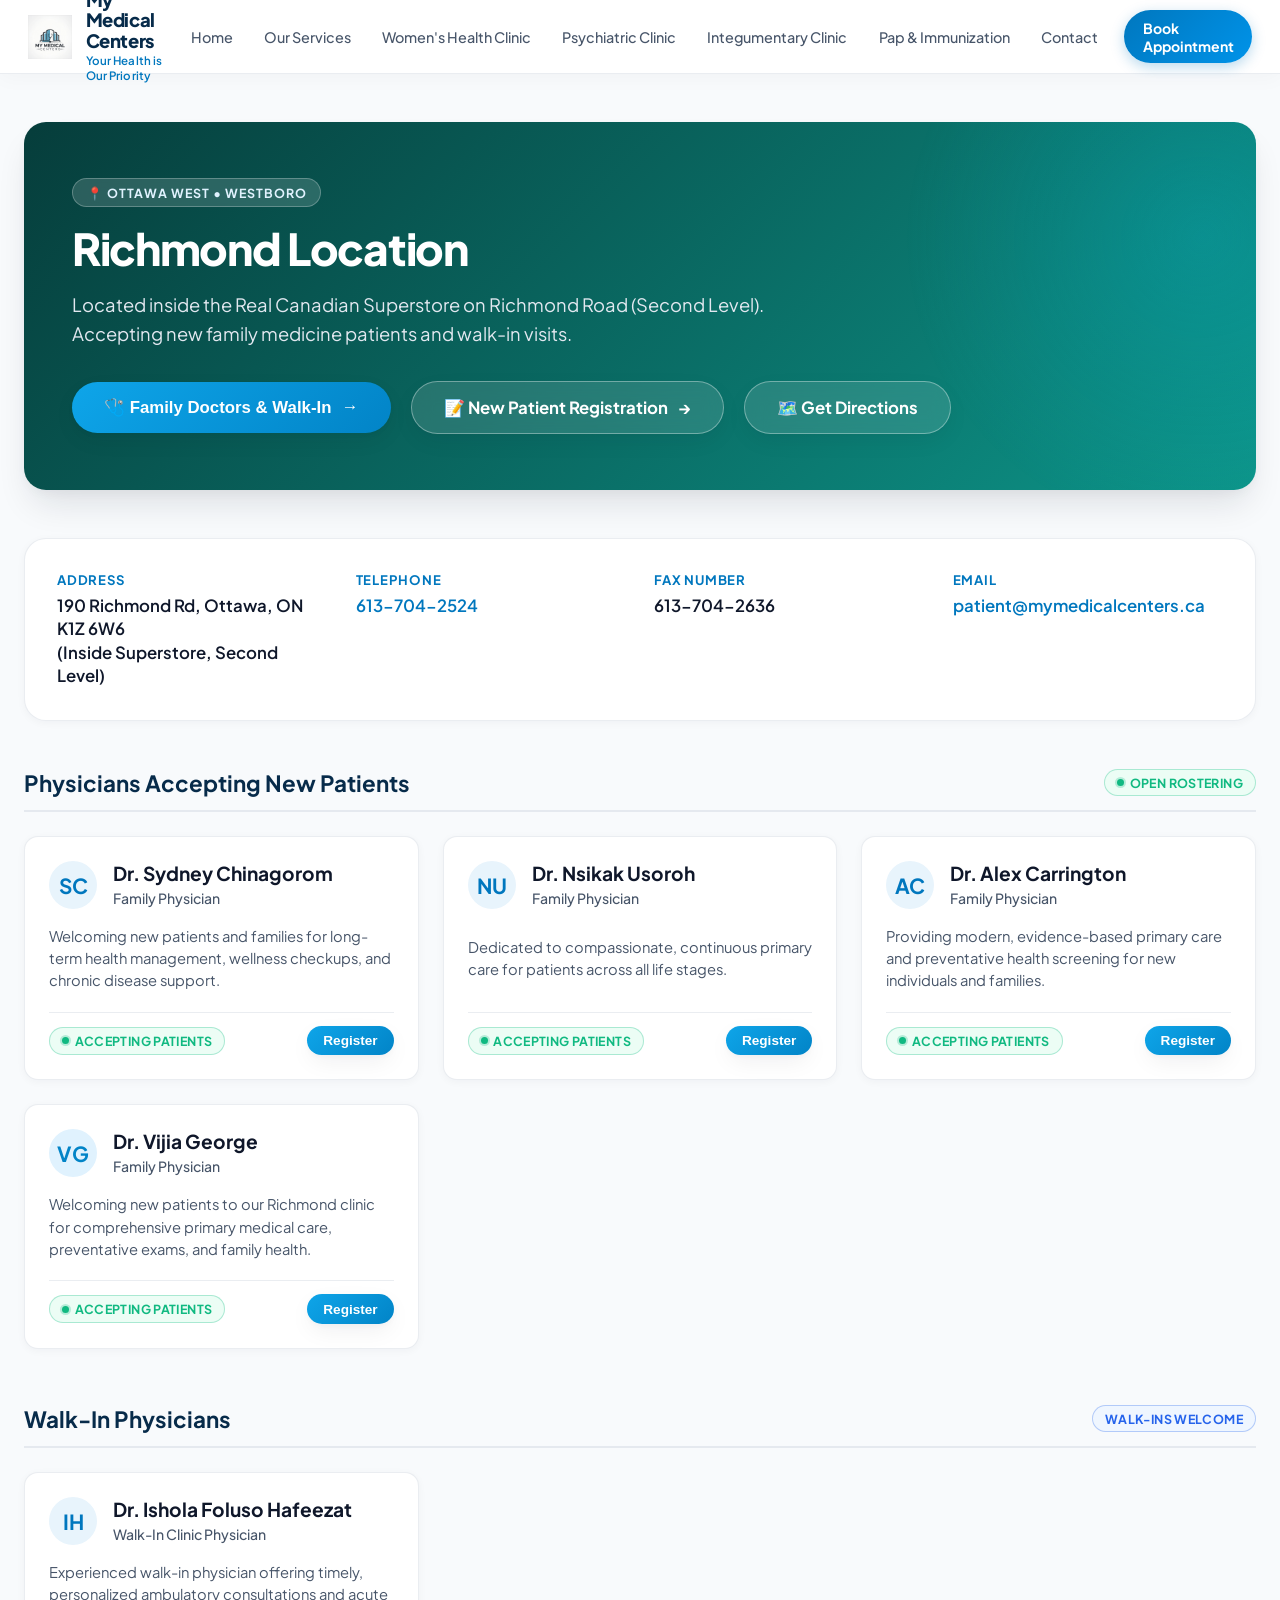
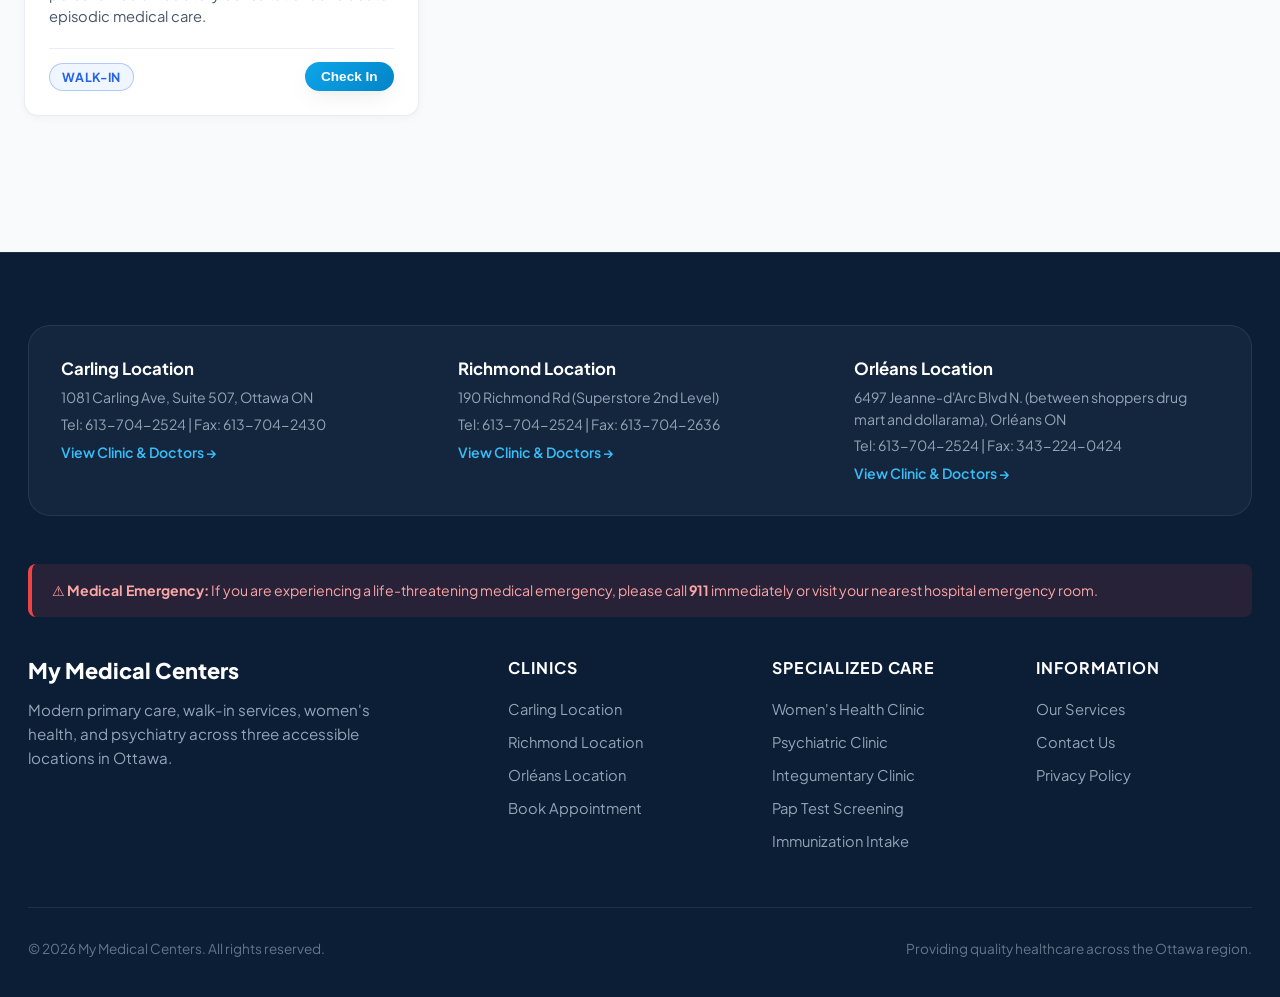
<file: richmond.html>
<!DOCTYPE html>
<html lang="en">
<head>
  <meta charset="UTF-8">
  <meta name="viewport" content="width=device-width, initial-scale=1.0">
  <title>Richmond Location - My Medical Centers</title>
  <meta name="description" content="My Medical Centers - Richmond Location. Family Doctors accepting new patients and Walk-In Clinic in Ottawa West (Westboro Superstore)." />
  <link rel="stylesheet" href="css/theme.css">
  <link rel="icon" href="MMC-transformed.png" type="image/png">
</head>
<body>
  <!-- Global 2026 Header -->
  <header class="site-header">
    <div class="header-container">
      <a href="index.html" class="brand-wrapper">
        <img src="MMC-transformed.png" alt="MMC Logo" class="brand-logo-img">
        <div class="brand-text-block">
          <span class="brand-title">My Medical Centers</span>
          <span class="brand-subtitle">Your Health is Our Priority</span>
        </div>
      </a>

      <nav class="desktop-nav">
        <a href="index.html" class="nav-link">Home</a>
        <a href="services.html" class="nav-link">Our Services</a>
        <a href="WHealth.html" class="nav-link">Women's Health Clinic</a>
        <a href="dr-sadiku.html" class="nav-link">Psychiatric Clinic</a>
        <a href="dr-cheung.html" class="nav-link">Integumentary Clinic</a>
        <a href="#" class="nav-link open-pap-immun-modal">Pap & Immunization</a>
        <a href="contact-us.html" class="nav-link">Contact</a>
        <a href="appointment.html" class="nav-cta-btn">Book Appointment</a>
      </nav>

      <button class="hamburger-toggle" id="hamburgerToggle" aria-label="Toggle navigation menu">
        <span class="hamburger-line"></span>
        <span class="hamburger-line"></span>
        <span class="hamburger-line"></span>
      </button>
    </div>
  </header>

  <!-- Mobile Nav Drawer -->
  <div class="mobile-nav-drawer" id="mobileNavDrawer">
    <div class="mobile-drawer-content">
      <div class="mobile-nav-links">
        <a href="index.html" class="nav-link">Home</a>
        <a href="services.html" class="nav-link">Our Services</a>
        <a href="WHealth.html" class="nav-link">Women's Health Clinic</a>
        <a href="dr-sadiku.html" class="nav-link">Psychiatric Clinic</a>
        <a href="dr-cheung.html" class="nav-link">Integumentary Clinic</a>
        <a href="#" class="nav-link open-pap-immun-modal">Pap Test & Immunization</a>
        <a href="contact-us.html" class="nav-link">Contact Us</a>
        <a href="privacy-policy.html" class="nav-link">Privacy Policy</a>
        <a href="appointment.html" class="nav-cta-btn">Book Appointment Now</a>
      </div>
      <div class="mobile-drawer-footer">
        <p><strong>My Medical Centers</strong><br>Richmond Location: 613-704-2524</p>
      </div>
    </div>
  </div>

  <!-- Main Content -->
  <main class="page-main-wrapper">
    <div class="content-container">
      
      <!-- Clinic Hero Banner -->
      <section class="page-hero" style="background: linear-gradient(135deg, #063d3b 0%, #0d9488 100%);">
        <span class="page-hero-badge">📍 Ottawa West &bull; Westboro</span>
        <h1 class="page-hero-title">Richmond Location</h1>
        <p class="page-hero-subtitle">
          Located inside the Real Canadian Superstore on Richmond Road (Second Level). Accepting new family medicine patients and walk-in visits.
        </p>

        <!-- Prominent Action Buttons -->
        <div class="clinic-action-buttons-bar">
          <button class="clinic-btn clinic-btn-primary" onclick="triggerClinicBooking('richmond')">
            <span>🩺 Family Doctors &amp; Walk-In</span>
            <span>&rarr;</span>
          </button>
          <a href="https://ocean.cognisantmd.com/online-booking/341f072e-411a-4b7a-9966-1d16966af184" target="_blank" rel="noopener" class="clinic-btn clinic-btn-outline">
            <span>📝 New Patient Registration</span>
            <span>&rarr;</span>
          </a>
          <a href="https://maps.google.com/?q=190+Richmond+Rd+Ottawa+ON" target="_blank" rel="noopener" class="clinic-btn clinic-btn-outline">
            <span>🗺️ Get Directions</span>
          </a>
        </div>
      </section>

      <!-- Quick Clinic Details Card -->
      <section class="clinic-details-card">
        <div class="detail-item">
          <span class="detail-label">Address</span>
          <span class="detail-value">190 Richmond Rd, Ottawa, ON K1Z 6W6<br>(Inside Superstore, Second Level)</span>
        </div>
        <div class="detail-item">
          <span class="detail-label">Telephone</span>
          <span class="detail-value"><a href="tel:6137042524">613-704-2524</a></span>
        </div>
        <div class="detail-item">
          <span class="detail-label">Fax Number</span>
          <span class="detail-value">613-704-2636</span>
        </div>
        <div class="detail-item">
          <span class="detail-label">Email</span>
          <span class="detail-value"><a href="mailto:patient@mymedicalcenters.ca">patient@mymedicalcenters.ca</a></span>
        </div>
      </section>

      <!-- Doctor Directory Section -->
      <section class="roster-section">
        
        <!-- Category 1: Accepting New Patients -->
        <div class="roster-heading-wrapper">
          <h2 class="roster-category-title">
            <span>Physicians Accepting New Patients</span>
          </h2>
          <span class="status-badge accepting">Open Rostering</span>
        </div>
        <div class="roster-grid">
          <!-- Dr. Sydney Chinagorom -->
          <div class="doctor-card">
            <div class="doctor-card-header">
              <div class="doctor-avatar-icon">SC</div>
              <div class="doctor-info-text">
                <h3>Dr. Sydney Chinagorom</h3>
                <p class="role">Family Physician</p>
              </div>
            </div>
            <p style="color:var(--text-secondary); font-size:0.92rem; line-height:1.5;">
              Welcoming new patients and families for long-term health management, wellness checkups, and chronic disease support.
            </p>
            <div class="doctor-card-footer">
              <span class="status-badge accepting">Accepting Patients</span>
              <button class="clinic-btn clinic-btn-primary" style="padding:0.45rem 1rem; font-size:0.85rem;" onclick="triggerClinicBooking('richmond')">Register</button>
            </div>
          </div>

          <!-- Dr. Nsikak Usoroh -->
          <div class="doctor-card">
            <div class="doctor-card-header">
              <div class="doctor-avatar-icon">NU</div>
              <div class="doctor-info-text">
                <h3>Dr. Nsikak Usoroh</h3>
                <p class="role">Family Physician</p>
              </div>
            </div>
            <p style="color:var(--text-secondary); font-size:0.92rem; line-height:1.5;">
              Dedicated to compassionate, continuous primary care for patients across all life stages.
            </p>
            <div class="doctor-card-footer">
              <span class="status-badge accepting">Accepting Patients</span>
              <button class="clinic-btn clinic-btn-primary" style="padding:0.45rem 1rem; font-size:0.85rem;" onclick="triggerClinicBooking('richmond')">Register</button>
            </div>
          </div>

          <!-- Dr. Alex Carrington -->
          <div class="doctor-card">
            <div class="doctor-card-header">
              <div class="doctor-avatar-icon">AC</div>
              <div class="doctor-info-text">
                <h3>Dr. Alex Carrington</h3>
                <p class="role">Family Physician</p>
              </div>
            </div>
            <p style="color:var(--text-secondary); font-size:0.92rem; line-height:1.5;">
              Providing modern, evidence-based primary care and preventative health screening for new individuals and families.
            </p>
            <div class="doctor-card-footer">
              <span class="status-badge accepting">Accepting Patients</span>
              <button class="clinic-btn clinic-btn-primary" style="padding:0.45rem 1rem; font-size:0.85rem;" onclick="triggerClinicBooking('richmond')">Register</button>
            </div>
          </div>

          <!-- Dr. Vijia George (New) -->
          <div class="doctor-card">
            <div class="doctor-card-header">
              <div class="doctor-avatar-icon" style="background:#e0f2fe; color:#0284c7;">VG</div>
              <div class="doctor-info-text">
                <h3>Dr. Vijia George</h3>
                <p class="role">Family Physician</p>
              </div>
            </div>
            <p style="color:var(--text-secondary); font-size:0.92rem; line-height:1.5;">
              Welcoming new patients to our Richmond clinic for comprehensive primary medical care, preventative exams, and family health.
            </p>
            <div class="doctor-card-footer">
              <span class="status-badge accepting">Accepting Patients</span>
              <button class="clinic-btn clinic-btn-primary" style="padding:0.45rem 1rem; font-size:0.85rem;" onclick="triggerClinicBooking('richmond')">Register</button>
            </div>
          </div>
        </div>

        <!-- Category 2: Walk-In Physicians -->
        <div class="roster-heading-wrapper" style="margin-top: 3.5rem;">
          <h2 class="roster-category-title">
            <span>Walk-In Physicians</span>
          </h2>
          <span class="status-badge walk-in">Walk-Ins Welcome</span>
        </div>
        <div class="roster-grid">
          <div class="doctor-card">
            <div class="doctor-card-header">
              <div class="doctor-avatar-icon">IH</div>
              <div class="doctor-info-text">
                <h3>Dr. Ishola Foluso Hafeezat</h3>
                <p class="role">Walk-In Clinic Physician</p>
              </div>
            </div>
            <p style="color:var(--text-secondary); font-size:0.92rem; line-height:1.5;">
              Experienced walk-in physician offering timely, personalized ambulatory consultations and acute episodic medical care.
            </p>
            <div class="doctor-card-footer">
              <span class="status-badge walk-in">Walk-In</span>
              <button class="clinic-btn clinic-btn-primary" style="padding:0.45rem 1rem; font-size:0.85rem;" onclick="triggerClinicBooking('richmond')">Check In</button>
            </div>
          </div>
        </div>

      </section>

    </div>
  </main>

  <!-- Global 2026 Footer -->
  <footer class="site-footer">
    <div class="footer-container">
      <div class="footer-locations-bar">
        <div class="footer-loc-box">
          <h5>Carling Location</h5>
          <p>1081 Carling Ave, Suite 507, Ottawa ON</p>
          <p>Tel: 613-704-2524 | Fax: 613-704-2430</p>
          <a href="carling.html">View Clinic & Doctors &rarr;</a>
        </div>
        <div class="footer-loc-box">
          <h5>Richmond Location</h5>
          <p>190 Richmond Rd (Superstore 2nd Level)</p>
          <p>Tel: 613-704-2524 | Fax: 613-704-2636</p>
          <a href="richmond.html">View Clinic & Doctors &rarr;</a>
        </div>
        <div class="footer-loc-box">
          <h5>Orléans Location</h5>
          <p>6497 Jeanne-d'Arc Blvd N. (between shoppers drug mart and dollarama), Orléans ON</p>
          <p>Tel: 613-704-2524 | Fax: 343-224-0424</p>
          <a href="orleans.html">View Clinic & Doctors &rarr;</a>
        </div>
      </div>

      <div class="footer-emergency-note">
        ⚠️ <strong>Medical Emergency:</strong> If you are experiencing a life-threatening medical emergency, please call <strong>911</strong> immediately or visit your nearest hospital emergency room.
      </div>

      <div class="footer-top-grid">
        <div class="footer-brand-col">
          <h3>My Medical Centers</h3>
          <p>Modern primary care, walk-in services, women's health, and psychiatry across three accessible locations in Ottawa.</p>
        </div>
        <div class="footer-col">
          <h4>Clinics</h4>
          <ul class="footer-nav-list">
            <li><a href="carling.html">Carling Location</a></li>
            <li><a href="richmond.html">Richmond Location</a></li>
            <li><a href="orleans.html">Orléans Location</a></li>
            <li><a href="appointment.html">Book Appointment</a></li>
          </ul>
        </div>
        <div class="footer-col">
          <h4>Specialized Care</h4>
          <ul class="footer-nav-list">
            <li><a href="WHealth.html">Women's Health Clinic</a></li>
            <li><a href="dr-sadiku.html">Psychiatric Clinic</a></li>
            <li><a href="dr-cheung.html">Integumentary Clinic</a></li>
            <li><a href="#" class="open-pap-immun-modal">Pap Test Screening</a></li>
            <li><a href="#" class="open-pap-immun-modal">Immunization Intake</a></li>
          </ul>
        </div>
        <div class="footer-col">
          <h4>Information</h4>
          <ul class="footer-nav-list">
            <li><a href="services.html">Our Services</a></li>
            <li><a href="contact-us.html">Contact Us</a></li>
            <li><a href="privacy-policy.html">Privacy Policy</a></li>
          </ul>
        </div>
      </div>

      <div class="footer-bottom-bar">
        <p>&copy; 2026 My Medical Centers. All rights reserved.</p>
        <p>Providing quality healthcare across the Ottawa region.</p>
      </div>
    </div>
  </footer>

  <script src="js/main.js"></script>
</body>
</html>
</file>
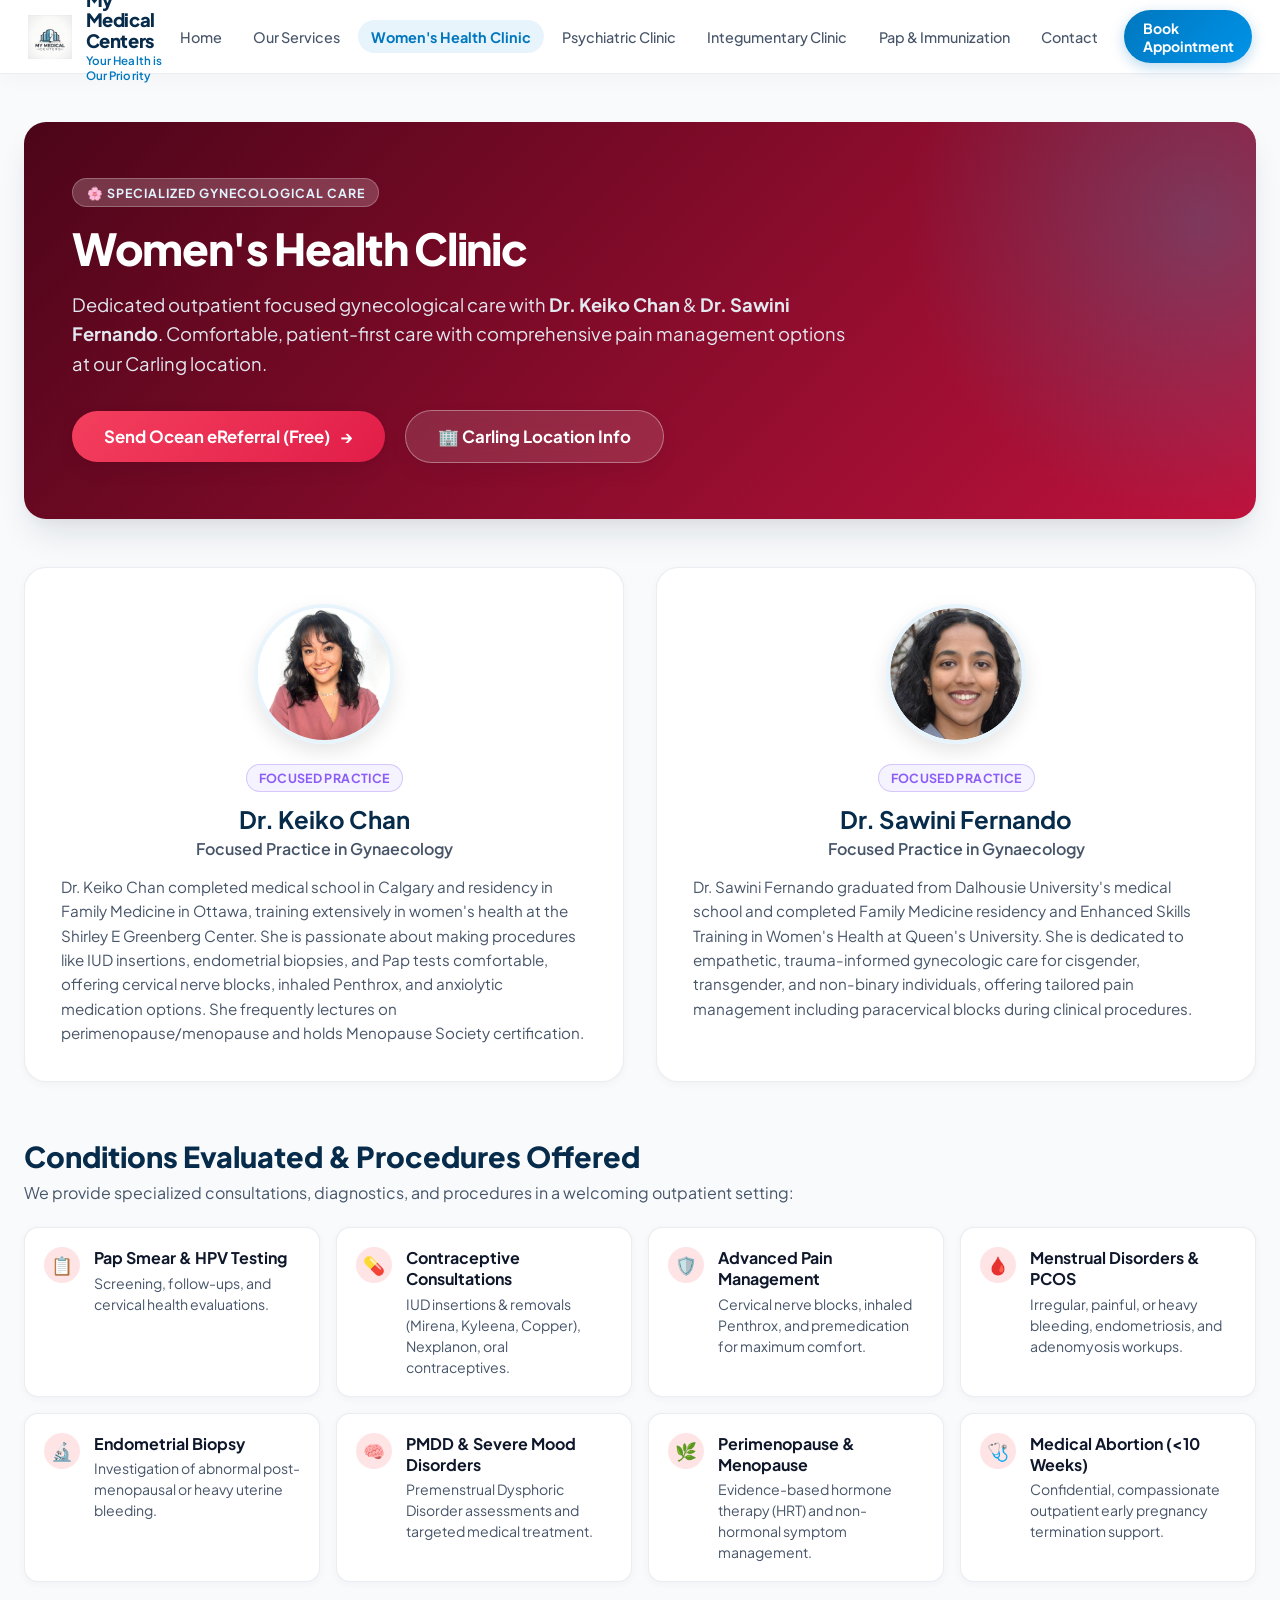
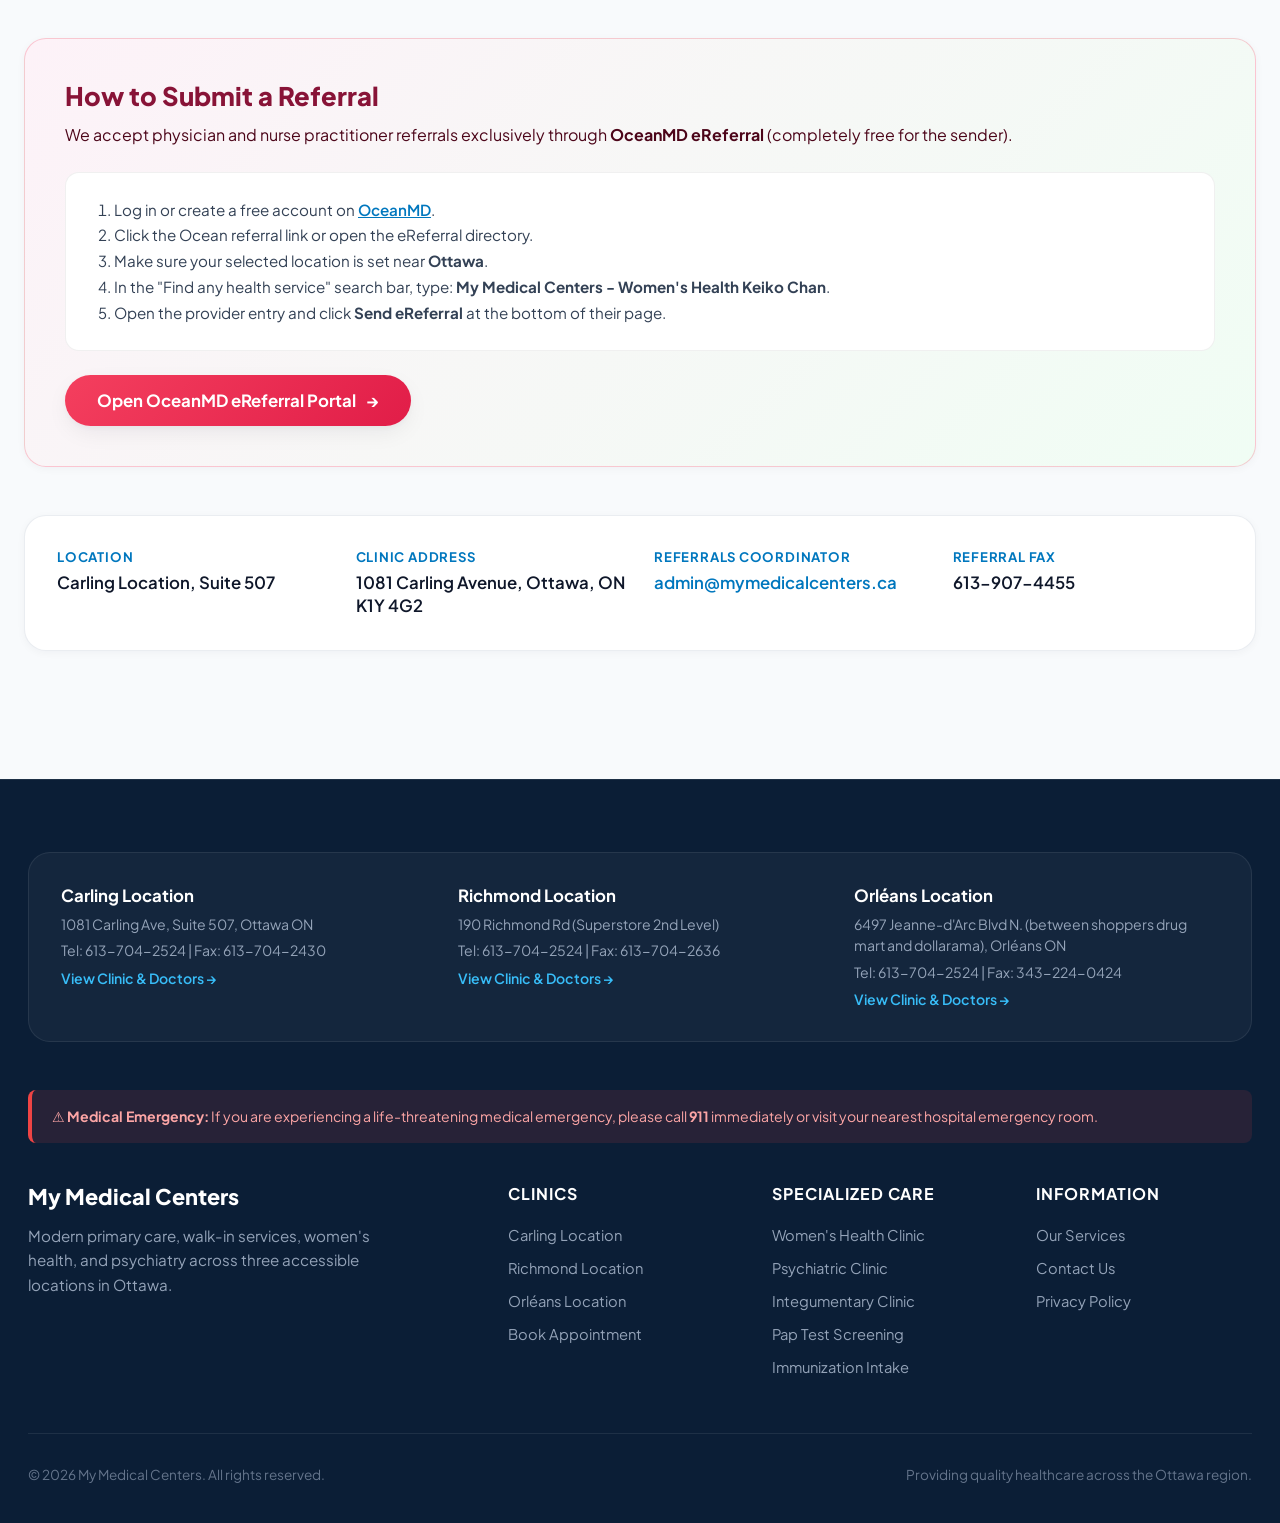
<file: WHealth.html>
<!DOCTYPE html>
<html lang="en">
<head>
  <meta charset="UTF-8">
  <meta name="viewport" content="width=device-width, initial-scale=1.0">
  <title>Women's Health Clinic - My Medical Centers</title>
  <meta name="description" content="Specialized Women's Health Clinic in Ottawa with Dr. Keiko Chan & Dr. Sawini Fernando. Focused gynecologic care, IUD insertions, pain management, and menopause care." />
  <link rel="stylesheet" href="css/theme.css">
  <link rel="icon" href="MMC-transformed.png" type="image/png">
  <style>
    .team-profiles-grid {
      display: grid;
      grid-template-columns: repeat(auto-fit, minmax(320px, 1fr));
      gap: 2rem;
      margin-bottom: 3rem;
    }

    .doctor-profile-card {
      background: var(--bg-surface);
      border: 1px solid var(--border-light);
      border-radius: var(--radius-lg);
      padding: 2.25rem;
      box-shadow: var(--shadow-sm);
      display: flex;
      flex-direction: column;
      align-items: center;
      text-align: center;
      position: relative;
    }

    .doctor-portrait-img {
      width: 140px;
      height: 140px;
      border-radius: var(--radius-pill);
      object-fit: cover;
      margin-bottom: 1.25rem;
      border: 4px solid var(--primary-light);
      box-shadow: 0 8px 20px rgba(0, 0, 0, 0.1);
    }

    .conditions-list-grid {
      display: grid;
      grid-template-columns: repeat(auto-fill, minmax(280px, 1fr));
      gap: 1rem;
      margin: 1.5rem 0 3rem;
    }

    .condition-pill-item {
      background: #ffffff;
      border: 1px solid var(--border-light);
      border-radius: var(--radius-md);
      padding: 1.2rem;
      display: flex;
      gap: 0.85rem;
      align-items: flex-start;
      box-shadow: var(--shadow-sm);
    }

    .condition-icon {
      background: #ffe4e6;
      color: #e11d48;
      width: 36px;
      height: 36px;
      border-radius: var(--radius-pill);
      display: flex;
      align-items: center;
      justify-content: center;
      flex-shrink: 0;
      font-size: 1.1rem;
    }

    .referral-ocean-card {
      background: linear-gradient(135deg, #fdf2f8 0%, #f0fdf4 100%);
      border: 1px solid rgba(244, 63, 94, 0.25);
      border-radius: var(--radius-lg);
      padding: 2.5rem;
      margin: 3rem 0;
      box-shadow: var(--shadow-sm);
    }
  </style>
</head>
<body>
  <!-- Global 2026 Header -->
  <header class="site-header">
    <div class="header-container">
      <a href="index.html" class="brand-wrapper">
        <img src="MMC-transformed.png" alt="MMC Logo" class="brand-logo-img">
        <div class="brand-text-block">
          <span class="brand-title">My Medical Centers</span>
          <span class="brand-subtitle">Your Health is Our Priority</span>
        </div>
      </a>

      <nav class="desktop-nav">
        <a href="index.html" class="nav-link">Home</a>
        <a href="services.html" class="nav-link">Our Services</a>
        <a href="WHealth.html" class="nav-link active">Women's Health Clinic</a>
        <a href="dr-sadiku.html" class="nav-link">Psychiatric Clinic</a>
        <a href="dr-cheung.html" class="nav-link">Integumentary Clinic</a>
        <a href="#" class="nav-link open-pap-immun-modal">Pap & Immunization</a>
        <a href="contact-us.html" class="nav-link">Contact</a>
        <a href="appointment.html" class="nav-cta-btn">Book Appointment</a>
      </nav>

      <button class="hamburger-toggle" id="hamburgerToggle" aria-label="Toggle navigation menu">
        <span class="hamburger-line"></span>
        <span class="hamburger-line"></span>
        <span class="hamburger-line"></span>
      </button>
    </div>
  </header>

  <!-- Mobile Nav Drawer -->
  <div class="mobile-nav-drawer" id="mobileNavDrawer">
    <div class="mobile-drawer-content">
      <div class="mobile-nav-links">
        <a href="index.html" class="nav-link">Home</a>
        <a href="services.html" class="nav-link">Our Services</a>
        <a href="WHealth.html" class="nav-link active">Women's Health Clinic</a>
        <a href="dr-sadiku.html" class="nav-link">Psychiatric Clinic</a>
        <a href="dr-cheung.html" class="nav-link">Integumentary Clinic</a>
        <a href="#" class="nav-link open-pap-immun-modal">Pap Test & Immunization</a>
        <a href="contact-us.html" class="nav-link">Contact Us</a>
        <a href="privacy-policy.html" class="nav-link">Privacy Policy</a>
        <a href="appointment.html" class="nav-cta-btn">Book Appointment Now</a>
      </div>
      <div class="mobile-drawer-footer">
        <p><strong>My Medical Centers</strong><br>Carling Clinic: 613-704-2524</p>
      </div>
    </div>
  </div>

  <!-- Main Content -->
  <main class="page-main-wrapper">
    <div class="content-container">
      
      <!-- Hero Banner -->
      <section class="page-hero" style="background: linear-gradient(135deg, #4c0519 0%, #be123c 100%);">
        <span class="page-hero-badge" style="background:rgba(255,255,255,0.2);">🌸 Specialized Gynecological Care</span>
        <h1 class="page-hero-title">Women's Health Clinic</h1>
        <p class="page-hero-subtitle">
          Dedicated outpatient focused gynecological care with <strong>Dr. Keiko Chan</strong> &amp; <strong>Dr. Sawini Fernando</strong>. Comfortable, patient-first care with comprehensive pain management options at our Carling location.
        </p>

        <div class="clinic-action-buttons-bar">
          <a href="https://ocean.cognisantmd.com/referrals/NewReferral.html" target="_blank" rel="noopener" class="clinic-btn clinic-btn-accent-pink">
            <span>Send Ocean eReferral (Free)</span>
            <span>&rarr;</span>
          </a>
          <a href="carling.html" class="clinic-btn clinic-btn-outline">
            <span>🏢 Carling Location Info</span>
          </a>
        </div>
      </section>

      <!-- Physician Profiles -->
      <div class="team-profiles-grid">
        
        <!-- Dr. Keiko Chan -->
        <div class="doctor-profile-card">
          <img src="dr-keiko-chan.jpg" alt="Dr. Keiko Chan" class="doctor-portrait-img">
          <span class="status-badge specialist" style="margin-bottom:0.75rem;">Focused Practice</span>
          <h3 style="font-size:1.5rem; font-weight:700; color:var(--primary-dark); margin-bottom:0.25rem;">Dr. Keiko Chan</h3>
          <p style="color:var(--text-secondary); font-weight:600; margin-bottom:1rem;">Focused Practice in Gynaecology</p>
          <p style="color:var(--text-secondary); font-size:0.95rem; line-height:1.6; text-align:left;">
            Dr. Keiko Chan completed medical school in Calgary and residency in Family Medicine in Ottawa, training extensively in women's health at the Shirley E Greenberg Center. She is passionate about making procedures like IUD insertions, endometrial biopsies, and Pap tests comfortable, offering cervical nerve blocks, inhaled Penthrox, and anxiolytic medication options. She frequently lectures on perimenopause/menopause and holds Menopause Society certification.
          </p>
        </div>

        <!-- Dr. Sawini Fernando -->
        <div class="doctor-profile-card">
          <img src="dr-sawini-fernando.png" alt="Dr. Sawini Fernando" class="doctor-portrait-img">
          <span class="status-badge specialist" style="margin-bottom:0.75rem;">Focused Practice</span>
          <h3 style="font-size:1.5rem; font-weight:700; color:var(--primary-dark); margin-bottom:0.25rem;">Dr. Sawini Fernando</h3>
          <p style="color:var(--text-secondary); font-weight:600; margin-bottom:1rem;">Focused Practice in Gynaecology</p>
          <p style="color:var(--text-secondary); font-size:0.95rem; line-height:1.6; text-align:left;">
            Dr. Sawini Fernando graduated from Dalhousie University's medical school and completed Family Medicine residency and Enhanced Skills Training in Women's Health at Queen's University. She is dedicated to empathetic, trauma-informed gynecologic care for cisgender, transgender, and non-binary individuals, offering tailored pain management including paracervical blocks during clinical procedures.
          </p>
        </div>

      </div>

      <!-- Clinical Services / Conditions Seen -->
      <section style="margin: 3.5rem 0;">
        <h2 style="font-size: 1.8rem; font-weight: 800; color: var(--primary-dark); margin-bottom: 0.5rem;">
          Conditions Evaluated &amp; Procedures Offered
        </h2>
        <p style="color: var(--text-secondary); font-size: 1rem; margin-bottom: 1.5rem;">
          We provide specialized consultations, diagnostics, and procedures in a welcoming outpatient setting:
        </p>

        <div class="conditions-list-grid">
          <div class="condition-pill-item">
            <div class="condition-icon">📋</div>
            <div>
              <strong style="color:var(--text-primary); display:block; margin-bottom:0.2rem;">Pap Smear &amp; HPV Testing</strong>
              <span style="font-size:0.88rem; color:var(--text-secondary);">Screening, follow-ups, and cervical health evaluations.</span>
            </div>
          </div>

          <div class="condition-pill-item">
            <div class="condition-icon">💊</div>
            <div>
              <strong style="color:var(--text-primary); display:block; margin-bottom:0.2rem;">Contraceptive Consultations</strong>
              <span style="font-size:0.88rem; color:var(--text-secondary);">IUD insertions &amp; removals (Mirena, Kyleena, Copper), Nexplanon, oral contraceptives.</span>
            </div>
          </div>

          <div class="condition-pill-item">
            <div class="condition-icon">🛡️</div>
            <div>
              <strong style="color:var(--text-primary); display:block; margin-bottom:0.2rem;">Advanced Pain Management</strong>
              <span style="font-size:0.88rem; color:var(--text-secondary);">Cervical nerve blocks, inhaled Penthrox, and premedication for maximum comfort.</span>
            </div>
          </div>

          <div class="condition-pill-item">
            <div class="condition-icon">🩸</div>
            <div>
              <strong style="color:var(--text-primary); display:block; margin-bottom:0.2rem;">Menstrual Disorders &amp; PCOS</strong>
              <span style="font-size:0.88rem; color:var(--text-secondary);">Irregular, painful, or heavy bleeding, endometriosis, and adenomyosis workups.</span>
            </div>
          </div>

          <div class="condition-pill-item">
            <div class="condition-icon">🔬</div>
            <div>
              <strong style="color:var(--text-primary); display:block; margin-bottom:0.2rem;">Endometrial Biopsy</strong>
              <span style="font-size:0.88rem; color:var(--text-secondary);">Investigation of abnormal post-menopausal or heavy uterine bleeding.</span>
            </div>
          </div>

          <div class="condition-pill-item">
            <div class="condition-icon">🧠</div>
            <div>
              <strong style="color:var(--text-primary); display:block; margin-bottom:0.2rem;">PMDD &amp; Severe Mood Disorders</strong>
              <span style="font-size:0.88rem; color:var(--text-secondary);">Premenstrual Dysphoric Disorder assessments and targeted medical treatment.</span>
            </div>
          </div>

          <div class="condition-pill-item">
            <div class="condition-icon">🌿</div>
            <div>
              <strong style="color:var(--text-primary); display:block; margin-bottom:0.2rem;">Perimenopause &amp; Menopause</strong>
              <span style="font-size:0.88rem; color:var(--text-secondary);">Evidence-based hormone therapy (HRT) and non-hormonal symptom management.</span>
            </div>
          </div>

          <div class="condition-pill-item">
            <div class="condition-icon">🩺</div>
            <div>
              <strong style="color:var(--text-primary); display:block; margin-bottom:0.2rem;">Medical Abortion (&lt;10 Weeks)</strong>
              <span style="font-size:0.88rem; color:var(--text-secondary);">Confidential, compassionate outpatient early pregnancy termination support.</span>
            </div>
          </div>
        </div>
      </section>

      <!-- Referral Submission Card -->
      <section class="referral-ocean-card" id="referralSection">
        <h2 style="font-size:1.6rem; font-weight:800; color:#881337; margin-bottom:0.6rem;">
          How to Submit a Referral
        </h2>
        <p style="color:#4c0519; font-size:1rem; line-height:1.6; margin-bottom:1.5rem;">
          We accept physician and nurse practitioner referrals exclusively through <strong>OceanMD eReferral</strong> (completely free for the sender).
        </p>

        <div style="background:#ffffff; border-radius:var(--radius-md); padding:1.5rem; margin-bottom:1.5rem; border:1px solid rgba(0,0,0,0.06);">
          <ol style="margin:0; padding-left:1.5rem; color:#334155; line-height:1.7; font-size:0.95rem;">
            <li>Log in or create a free account on <a href="https://www.oceanmd.com/getting-started/" target="_blank" rel="noopener" style="color:var(--primary); font-weight:600;">OceanMD</a>.</li>
            <li>Click the Ocean referral link or open the eReferral directory.</li>
            <li>Make sure your selected location is set near <strong>Ottawa</strong>.</li>
            <li>In the "Find any health service" search bar, type: <strong>My Medical Centers - Women's Health Keiko Chan</strong>.</li>
            <li>Open the provider entry and click <strong>Send eReferral</strong> at the bottom of their page.</li>
          </ol>
        </div>

        <div style="display:flex; gap:1rem; flex-wrap:wrap;">
          <a href="https://ocean.cognisantmd.com/referrals/NewReferral.html" target="_blank" rel="noopener" class="clinic-btn clinic-btn-accent-pink">
            <span>Open OceanMD eReferral Portal</span>
            <span>&rarr;</span>
          </a>
        </div>
      </section>

      <!-- Clinic Contact Card -->
      <section class="clinic-details-card">
        <div class="detail-item">
          <span class="detail-label">Location</span>
          <span class="detail-value">Carling Location, Suite 507</span>
        </div>
        <div class="detail-item">
          <span class="detail-label">Clinic Address</span>
          <span class="detail-value">1081 Carling Avenue, Ottawa, ON K1Y 4G2</span>
        </div>
        <div class="detail-item">
          <span class="detail-label">Referrals Coordinator</span>
          <span class="detail-value"><a href="mailto:admin@mymedicalcenters.ca">admin@mymedicalcenters.ca</a></span>
        </div>
        <div class="detail-item">
          <span class="detail-label">Referral Fax</span>
          <span class="detail-value">613-907-4455</span>
        </div>
      </section>

    </div>
  </main>

  <!-- Global 2026 Footer -->
  <footer class="site-footer">
    <div class="footer-container">
      <div class="footer-locations-bar">
        <div class="footer-loc-box">
          <h5>Carling Location</h5>
          <p>1081 Carling Ave, Suite 507, Ottawa ON</p>
          <p>Tel: 613-704-2524 | Fax: 613-704-2430</p>
          <a href="carling.html">View Clinic & Doctors &rarr;</a>
        </div>
        <div class="footer-loc-box">
          <h5>Richmond Location</h5>
          <p>190 Richmond Rd (Superstore 2nd Level)</p>
          <p>Tel: 613-704-2524 | Fax: 613-704-2636</p>
          <a href="richmond.html">View Clinic & Doctors &rarr;</a>
        </div>
        <div class="footer-loc-box">
          <h5>Orléans Location</h5>
          <p>6497 Jeanne-d'Arc Blvd N. (between shoppers drug mart and dollarama), Orléans ON</p>
          <p>Tel: 613-704-2524 | Fax: 343-224-0424</p>
          <a href="orleans.html">View Clinic & Doctors &rarr;</a>
        </div>
      </div>

      <div class="footer-emergency-note">
        ⚠️ <strong>Medical Emergency:</strong> If you are experiencing a life-threatening medical emergency, please call <strong>911</strong> immediately or visit your nearest hospital emergency room.
      </div>

      <div class="footer-top-grid">
        <div class="footer-brand-col">
          <h3>My Medical Centers</h3>
          <p>Modern primary care, walk-in services, women's health, and psychiatry across three accessible locations in Ottawa.</p>
        </div>
        <div class="footer-col">
          <h4>Clinics</h4>
          <ul class="footer-nav-list">
            <li><a href="carling.html">Carling Location</a></li>
            <li><a href="richmond.html">Richmond Location</a></li>
            <li><a href="orleans.html">Orléans Location</a></li>
            <li><a href="appointment.html">Book Appointment</a></li>
          </ul>
        </div>
        <div class="footer-col">
          <h4>Specialized Care</h4>
          <ul class="footer-nav-list">
            <li><a href="WHealth.html">Women's Health Clinic</a></li>
            <li><a href="dr-sadiku.html">Psychiatric Clinic</a></li>
            <li><a href="dr-cheung.html">Integumentary Clinic</a></li>
            <li><a href="#" class="open-pap-immun-modal">Pap Test Screening</a></li>
            <li><a href="#" class="open-pap-immun-modal">Immunization Intake</a></li>
          </ul>
        </div>
        <div class="footer-col">
          <h4>Information</h4>
          <ul class="footer-nav-list">
            <li><a href="services.html">Our Services</a></li>
            <li><a href="contact-us.html">Contact Us</a></li>
            <li><a href="privacy-policy.html">Privacy Policy</a></li>
          </ul>
        </div>
      </div>

      <div class="footer-bottom-bar">
        <p>&copy; 2026 My Medical Centers. All rights reserved.</p>
        <p>Providing quality healthcare across the Ottawa region.</p>
      </div>
    </div>
  </footer>

  <script src="js/main.js"></script>
</body>
</html>
</file>
<file: css/theme.css>
/* ===================================================================
   MY MEDICAL CENTERS - 2026 UNIFIED DESIGN SYSTEM
   Modern Healthcare Interface & Experience
   =================================================================== */

@import url('https://fonts.googleapis.com/css2?family=Plus+Jakarta+Sans:ital,wght@0,300;0,400;0,500;0,600;0,700;0,800;1,400&display=swap');

:root {
  /* Brand Palette */
  --primary: #0077be;
  --primary-hover: #005f9e;
  --primary-dark: #072b4a;
  --primary-light: #e8f4fc;
  --primary-glow: rgba(0, 119, 190, 0.28);

  /* Modern Accents */
  --accent-cyan: #06b6d4;
  --accent-teal: #0ea5e9;
  --accent-coral: #ff5a5f;
  --accent-green: #10b981;
  --accent-green-bg: #ecfdf5;
  --accent-purple: #8b5cf6;
  --accent-purple-bg: #f5f3ff;

  /* Neutrals & Surfaces */
  --bg-page: #f8fafc;
  --bg-surface: #ffffff;
  --bg-surface-elevated: #ffffff;
  --text-primary: #0f172a;
  --text-secondary: #475569;
  --text-muted: #94a3b8;
  --border-light: rgba(148, 163, 184, 0.2);
  --border-glass: rgba(255, 255, 255, 0.4);

  /* Shadows */
  --shadow-sm: 0 2px 8px rgba(15, 23, 42, 0.04);
  --shadow-md: 0 8px 24px -4px rgba(15, 23, 42, 0.08), 0 2px 6px -1px rgba(15, 23, 42, 0.04);
  --shadow-lg: 0 20px 35px -8px rgba(15, 23, 42, 0.12), 0 4px 12px -2px rgba(15, 23, 42, 0.04);
  --shadow-glow: 0 12px 36px -6px var(--primary-glow);

  /* Typography */
  --font-family: 'Plus Jakarta Sans', system-ui, -apple-system, BlinkMacSystemFont, 'Segoe UI', Roboto, sans-serif;
  --header-height: 74px;
  --radius-sm: 8px;
  --radius-md: 14px;
  --radius-lg: 22px;
  --radius-pill: 9999px;
  --transition: all 0.35s cubic-bezier(0.16, 1, 0.3, 1);
}

/* Base Styles */
*, *::before, *::after {
  box-sizing: border-box;
  margin: 0;
  padding: 0;
}

html {
  font-family: var(--font-family);
  background-color: var(--bg-page);
  color: var(--text-primary);
  scroll-behavior: smooth;
  -webkit-font-smoothing: antialiased;
  -moz-osx-font-smoothing: grayscale;
}

body {
  min-height: 100vh;
  display: flex;
  flex-direction: column;
  overflow-x: hidden;
}

/* ===================================================================
   UNIFIED HEADER & NAVIGATION
   =================================================================== */
.site-header {
  position: fixed;
  top: 0;
  left: 0;
  right: 0;
  height: var(--header-height);
  background: rgba(255, 255, 255, 0.9);
  backdrop-filter: blur(16px);
  -webkit-backdrop-filter: blur(16px);
  border-bottom: 1px solid var(--border-light);
  z-index: 1200;
  display: flex;
  align-items: center;
  transition: var(--transition);
  box-shadow: 0 4px 20px rgba(0, 0, 0, 0.03);
}

.header-container {
  width: 100%;
  max-width: 1440px;
  margin: 0 auto;
  padding: 0 1.75rem;
  display: flex;
  align-items: center;
  justify-content: space-between;
}

.brand-wrapper {
  display: flex;
  align-items: center;
  text-decoration: none;
  gap: 0.85rem;
  z-index: 1250;
}

.brand-logo-img {
  height: 44px;
  width: auto;
  object-fit: contain;
  transition: transform 0.25s ease;
}

.brand-wrapper:hover .brand-logo-img {
  transform: scale(1.05);
}

.brand-text-block {
  display: flex;
  flex-direction: column;
}

.brand-title {
  font-size: 1.15rem;
  font-weight: 800;
  letter-spacing: -0.02em;
  color: var(--primary-dark);
  line-height: 1.1;
}

.brand-subtitle {
  font-size: 0.72rem;
  font-weight: 600;
  text-transform: none;
  letter-spacing: 0.01em;
  color: var(--primary);
  margin-top: 2px;
}

/* Navigation Links */
.desktop-nav {
  display: flex;
  align-items: center;
  gap: 0.35rem;
}

.nav-link {
  font-size: 0.9rem;
  font-weight: 500;
  color: var(--text-secondary);
  text-decoration: none;
  padding: 0.45rem 0.8rem;
  border-radius: var(--radius-pill);
  transition: var(--transition);
  position: relative;
  white-space: nowrap;
}

.nav-link:hover {
  color: var(--primary);
  background: rgba(0, 119, 190, 0.07);
}

.nav-link.active {
  color: var(--primary);
  font-weight: 700;
  background: var(--primary-light);
}

.nav-cta-btn {
  display: inline-flex;
  align-items: center;
  gap: 0.5rem;
  padding: 0.52rem 1.15rem;
  font-size: 0.88rem;
  font-weight: 700;
  color: #ffffff !important;
  background: linear-gradient(135deg, var(--primary) 0%, #0093e9 100%);
  border-radius: var(--radius-pill);
  text-decoration: none;
  box-shadow: 0 4px 14px var(--primary-glow);
  transition: var(--transition);
  margin-left: 0.5rem;
  border: none;
  cursor: pointer;
}

.nav-cta-btn:hover {
  transform: translateY(-2px);
  box-shadow: 0 6px 20px var(--primary-glow);
  background: linear-gradient(135deg, var(--primary-hover) 0%, #0081cc 100%);
}

/* Mobile Hamburger Toggle */
.hamburger-toggle {
  display: none;
  background: transparent;
  border: none;
  cursor: pointer;
  padding: 0.5rem;
  z-index: 1250;
  flex-direction: column;
  justify-content: space-around;
  width: 42px;
  height: 42px;
  border-radius: var(--radius-sm);
  transition: var(--transition);
}

.hamburger-toggle:hover {
  background: rgba(0, 119, 190, 0.08);
}

.hamburger-line {
  width: 24px;
  height: 2.5px;
  background-color: var(--primary-dark);
  border-radius: 4px;
  transition: var(--transition);
  margin: 0 auto;
}

.hamburger-toggle.active .hamburger-line:nth-child(1) {
  transform: translateY(7px) rotate(45deg);
}
.hamburger-toggle.active .hamburger-line:nth-child(2) {
  opacity: 0;
}
.hamburger-toggle.active .hamburger-line:nth-child(3) {
  transform: translateY(-7px) rotate(-45deg);
}

/* Mobile Drawer Menu */
.mobile-nav-drawer {
  position: fixed;
  top: 0;
  left: 0;
  width: 100%;
  height: 100vh;
  background: rgba(15, 23, 42, 0.6);
  backdrop-filter: blur(10px);
  z-index: 1150;
  opacity: 0;
  visibility: hidden;
  transition: var(--transition);
  display: flex;
  justify-content: flex-end;
}

.mobile-nav-drawer.open {
  opacity: 1;
  visibility: visible;
}

.mobile-drawer-content {
  width: 85%;
  max-width: 360px;
  height: 100%;
  background: #ffffff;
  box-shadow: -8px 0 30px rgba(0,0,0,0.15);
  padding: calc(var(--header-height) + 1.5rem) 1.75rem 2rem;
  display: flex;
  flex-direction: column;
  justify-content: space-between;
  transform: translateX(100%);
  transition: transform 0.4s cubic-bezier(0.16, 1, 0.3, 1);
  overflow-y: auto;
}

.mobile-nav-drawer.open .mobile-drawer-content {
  transform: translateX(0);
}

.mobile-nav-links {
  display: flex;
  flex-direction: column;
  gap: 0.6rem;
}

.mobile-nav-links .nav-link {
  font-size: 1.05rem;
  padding: 0.8rem 1.1rem;
  border-radius: var(--radius-md);
}

.mobile-nav-links .nav-cta-btn {
  margin-top: 1rem;
  justify-content: center;
  padding: 0.85rem 1.5rem;
  font-size: 1rem;
}

.mobile-drawer-footer {
  padding-top: 1.5rem;
  border-top: 1px solid var(--border-light);
  font-size: 0.85rem;
  color: var(--text-muted);
}

/* ===================================================================
   HOMEPAGE DYNAMIC 3-BAR EXPANDING HERO (2026 MODERN)
   =================================================================== */
.hero-split-wrapper {
  margin-top: var(--header-height);
  height: calc(100vh - var(--header-height));
  min-height: 600px;
  width: 100%;
  display: flex;
  position: relative;
  overflow: hidden;
  background-color: #071322;
}

.clinic-bar {
  position: relative;
  flex: 1;
  height: 100%;
  cursor: pointer;
  overflow: hidden;
  transition: flex 0.65s cubic-bezier(0.16, 1, 0.3, 1), filter 0.5s ease;
  text-decoration: none;
  display: flex;
  flex-direction: column;
  justify-content: flex-end;
  border-right: 1px solid rgba(255, 255, 255, 0.12);
}

.clinic-bar:last-child {
  border-right: none;
}

/* Background image & gradient overlay */
.clinic-bar-bg {
  position: absolute;
  top: 0;
  left: 0;
  width: 100%;
  height: 100%;
  background-size: cover;
  background-position: center;
  transform: scale(1.03);
  transition: transform 0.8s cubic-bezier(0.16, 1, 0.3, 1), filter 0.6s ease;
  filter: brightness(0.65) saturate(1.05);
}

.clinic-bar-overlay {
  position: absolute;
  top: 0;
  left: 0;
  width: 100%;
  height: 100%;
  background: linear-gradient(
    180deg,
    rgba(7, 26, 47, 0.2) 0%,
    rgba(7, 26, 47, 0.55) 45%,
    rgba(7, 26, 47, 0.95) 100%
  );
  transition: background 0.5s ease;
  z-index: 1;
}

/* Clinic Bar Content */
.clinic-bar-content {
  position: relative;
  z-index: 2;
  padding: 3rem 2.25rem;
  color: #ffffff;
  display: flex;
  flex-direction: column;
  gap: 1rem;
  transition: transform 0.5s cubic-bezier(0.16, 1, 0.3, 1);
  max-width: 600px;
}

/* Top Location Pill Badge */
.clinic-location-pill {
  display: inline-flex;
  align-items: center;
  gap: 0.4rem;
  align-self: flex-start;
  padding: 0.4rem 0.9rem;
  background: rgba(255, 255, 255, 0.15);
  backdrop-filter: blur(12px);
  -webkit-backdrop-filter: blur(12px);
  border: 1px solid rgba(255, 255, 255, 0.28);
  border-radius: var(--radius-pill);
  font-size: 0.78rem;
  font-weight: 700;
  text-transform: uppercase;
  letter-spacing: 0.08em;
  color: #ffffff;
}

.clinic-bar-title {
  font-size: 2.6rem;
  font-weight: 800;
  letter-spacing: -0.03em;
  color: #ffffff;
  line-height: 1.1;
  text-shadow: 0 4px 16px rgba(0, 0, 0, 0.4);
}

/* Bracket Info Pill Badges */
.bracket-info-group {
  display: flex;
  flex-wrap: wrap;
  gap: 0.55rem;
}

.bracket-badge {
  display: inline-flex;
  align-items: center;
  gap: 0.35rem;
  padding: 0.45rem 1rem;
  border-radius: var(--radius-pill);
  font-size: 0.86rem;
  font-weight: 600;
  background: rgba(255, 255, 255, 0.18);
  backdrop-filter: blur(8px);
  -webkit-backdrop-filter: blur(8px);
  border: 1px solid rgba(255, 255, 255, 0.3);
  color: #ffffff;
  box-shadow: 0 4px 12px rgba(0, 0, 0, 0.15);
  transition: var(--transition);
}

.bracket-badge.accent-pink {
  background: rgba(255, 90, 95, 0.3);
  border-color: rgba(255, 90, 95, 0.55);
  color: #ffe4e6;
}

.bracket-badge.accent-purple {
  background: rgba(139, 92, 246, 0.3);
  border-color: rgba(139, 92, 246, 0.55);
  color: #ede9fe;
}

.bracket-badge.accent-green {
  background: rgba(16, 185, 129, 0.3);
  border-color: rgba(16, 185, 129, 0.55);
  color: #d1fae5;
}

/* Address snippet & details */
.clinic-bar-desc {
  font-size: 0.95rem;
  color: rgba(255, 255, 255, 0.88);
  line-height: 1.5;
  display: flex;
  align-items: center;
  gap: 0.5rem;
}

/* Reveal CTA Button on Hover */
.clinic-bar-action {
  margin-top: 0.6rem;
  display: inline-flex;
  align-items: center;
  gap: 0.6rem;
  padding: 0.8rem 1.75rem;
  border-radius: var(--radius-pill);
  background: #ffffff;
  color: var(--primary-dark);
  font-weight: 700;
  font-size: 0.95rem;
  box-shadow: 0 6px 20px rgba(0, 0, 0, 0.3);
  transition: var(--transition);
  align-self: flex-start;
  opacity: 0.95;
  transform: translateY(4px);
}

.clinic-bar-action span.arrow {
  display: inline-block;
  transition: transform 0.25s ease;
}

/* Dynamic Hover Interaction: Expanded space */
.hero-split-wrapper:hover .clinic-bar {
  flex: 0.78;
  filter: brightness(0.85);
}

.hero-split-wrapper .clinic-bar:hover {
  flex: 2.25;
  filter: brightness(1);
}

.hero-split-wrapper .clinic-bar:hover .clinic-bar-bg {
  transform: scale(1.08);
  filter: brightness(0.82) saturate(1.15);
}

.hero-split-wrapper .clinic-bar:hover .clinic-bar-overlay {
  background: linear-gradient(
    180deg,
    rgba(7, 26, 47, 0.1) 0%,
    rgba(7, 26, 47, 0.45) 45%,
    rgba(7, 26, 47, 0.92) 100%
  );
}

.hero-split-wrapper .clinic-bar:hover .clinic-bar-action {
  opacity: 1;
  transform: translateY(0);
  background: linear-gradient(135deg, #ffffff 0%, #e0f2fe 100%);
  color: var(--primary);
  box-shadow: 0 10px 30px rgba(0, 0, 0, 0.4);
}

.hero-split-wrapper .clinic-bar:hover .clinic-bar-action span.arrow {
  transform: translateX(4px);
}

/* Mobile hero fallback: Vertical stack */
@media (max-width: 900px) {
  .hero-split-wrapper {
    flex-direction: column;
    height: auto;
    min-height: calc(100vh - var(--header-height));
  }

  .clinic-bar {
    flex: none !important;
    height: 380px;
    border-right: none;
    border-bottom: 2px solid rgba(255, 255, 255, 0.15);
  }

  .clinic-bar-title {
    font-size: 2rem;
  }

  .clinic-bar-content {
    padding: 2rem 1.5rem;
  }
}

/* ===================================================================
   PAGE LAYOUT & HERO TEMPLATES FOR INNER PAGES
   =================================================================== */
.page-main-wrapper {
  margin-top: var(--header-height);
  flex: 1;
  padding: 3rem 1.5rem 5rem;
}

.content-container {
  max-width: 1240px;
  margin: 0 auto;
}

/* Inner Page Hero Header */
.page-hero {
  background: linear-gradient(135deg, #0b2545 0%, #134074 100%);
  border-radius: var(--radius-lg);
  padding: 3.5rem 3rem;
  color: #ffffff;
  position: relative;
  overflow: hidden;
  box-shadow: var(--shadow-lg);
  margin-bottom: 3rem;
}

.page-hero::after {
  content: '';
  position: absolute;
  top: -50%;
  right: -20%;
  width: 600px;
  height: 600px;
  background: radial-gradient(circle, rgba(6, 182, 212, 0.25) 0%, transparent 70%);
  pointer-events: none;
}

.page-hero-badge {
  display: inline-flex;
  align-items: center;
  gap: 0.4rem;
  padding: 0.35rem 0.85rem;
  background: rgba(255, 255, 255, 0.15);
  backdrop-filter: blur(10px);
  border: 1px solid rgba(255, 255, 255, 0.25);
  border-radius: var(--radius-pill);
  font-size: 0.78rem;
  font-weight: 700;
  text-transform: uppercase;
  letter-spacing: 0.08em;
  color: #e0f2fe;
  margin-bottom: 1rem;
}

.page-hero-title {
  font-size: 2.75rem;
  font-weight: 800;
  letter-spacing: -0.03em;
  line-height: 1.15;
  margin-bottom: 1rem;
}

.page-hero-subtitle {
  font-size: 1.15rem;
  color: #e2e8f0;
  max-width: 780px;
  line-height: 1.6;
}

/* Fast Action Buttons Section (Required on Clinic Pages) */
.clinic-action-buttons-bar {
  display: flex;
  flex-wrap: wrap;
  gap: 1.25rem;
  margin-top: 2rem;
  align-items: center;
}

.clinic-btn {
  display: inline-flex;
  align-items: center;
  justify-content: center;
  gap: 0.65rem;
  padding: 0.95rem 2rem;
  font-size: 1.05rem;
  font-weight: 700;
  border-radius: var(--radius-pill);
  cursor: pointer;
  transition: var(--transition);
  text-decoration: none;
  border: none;
  box-shadow: var(--shadow-md);
}

.clinic-btn-primary {
  background: linear-gradient(135deg, #0ea5e9 0%, #0284c7 100%);
  color: #ffffff !important;
}

.clinic-btn-primary:hover {
  transform: translateY(-3px);
  box-shadow: 0 10px 25px rgba(14, 165, 233, 0.4);
  background: linear-gradient(135deg, #0284c7 0%, #0369a1 100%);
}

.clinic-btn-accent-pink {
  background: linear-gradient(135deg, #f43f5e 0%, #e11d48 100%);
  color: #ffffff !important;
}

.clinic-btn-accent-pink:hover {
  transform: translateY(-3px);
  box-shadow: 0 10px 25px rgba(244, 63, 94, 0.4);
}

.clinic-btn-accent-purple {
  background: linear-gradient(135deg, #8b5cf6 0%, #7c3aed 100%);
  color: #ffffff !important;
}

.clinic-btn-accent-purple:hover {
  transform: translateY(-3px);
  box-shadow: 0 10px 25px rgba(139, 92, 246, 0.4);
}

.clinic-btn-outline {
  background: rgba(255, 255, 255, 0.12);
  color: #ffffff !important;
  border: 1px solid rgba(255, 255, 255, 0.35);
  backdrop-filter: blur(10px);
}

.clinic-btn-outline:hover {
  background: rgba(255, 255, 255, 0.25);
  transform: translateY(-3px);
}

/* ===================================================================
   DOCTOR DIRECTORY & LISTINGS (2026 ROSTER DESIGN)
   =================================================================== */
.roster-section {
  margin-bottom: 3.5rem;
}

.roster-heading-wrapper {
  display: flex;
  align-items: center;
  justify-content: space-between;
  margin-bottom: 1.5rem;
  border-bottom: 2px solid var(--border-light);
  padding-bottom: 0.85rem;
}

.roster-category-title {
  font-size: 1.4rem;
  font-weight: 700;
  color: var(--primary-dark);
  display: flex;
  align-items: center;
  gap: 0.6rem;
}

.roster-grid {
  display: grid;
  grid-template-columns: repeat(auto-fill, minmax(320px, 1fr));
  gap: 1.5rem;
}

.doctor-card {
  background: var(--bg-surface);
  border: 1px solid var(--border-light);
  border-radius: var(--radius-md);
  padding: 1.5rem;
  box-shadow: var(--shadow-sm);
  transition: var(--transition);
  display: flex;
  flex-direction: column;
  justify-content: space-between;
  position: relative;
  overflow: hidden;
}

.doctor-card:hover {
  transform: translateY(-4px);
  box-shadow: var(--shadow-md);
  border-color: rgba(0, 119, 190, 0.35);
}

.doctor-card-header {
  display: flex;
  align-items: flex-start;
  gap: 1rem;
  margin-bottom: 1rem;
}

.doctor-avatar-icon {
  width: 48px;
  height: 48px;
  border-radius: var(--radius-pill);
  background: var(--primary-light);
  color: var(--primary);
  display: flex;
  align-items: center;
  justify-content: center;
  font-size: 1.3rem;
  font-weight: 700;
  flex-shrink: 0;
}

.doctor-info-text h3 {
  font-size: 1.2rem;
  font-weight: 700;
  color: var(--text-primary);
  margin-bottom: 0.25rem;
}

.doctor-info-text p.role {
  font-size: 0.88rem;
  color: var(--text-secondary);
  font-weight: 500;
}

.status-badge {
  display: inline-flex;
  align-items: center;
  gap: 0.35rem;
  padding: 0.3rem 0.75rem;
  border-radius: var(--radius-pill);
  font-size: 0.78rem;
  font-weight: 700;
  letter-spacing: 0.03em;
  text-transform: uppercase;
}

.status-badge.accepting {
  background: var(--accent-green-bg);
  color: var(--accent-green);
  border: 1px solid rgba(16, 185, 129, 0.3);
}

.status-badge.accepting::before {
  content: '';
  width: 7px;
  height: 7px;
  border-radius: 50%;
  background-color: var(--accent-green);
  box-shadow: 0 0 0 2px rgba(16, 185, 129, 0.25);
  animation: pulseGreen 2s infinite;
}

@keyframes pulseGreen {
  0% { transform: scale(0.95); box-shadow: 0 0 0 0 rgba(16, 185, 129, 0.7); }
  70% { transform: scale(1); box-shadow: 0 0 0 6px rgba(16, 185, 129, 0); }
  100% { transform: scale(0.95); box-shadow: 0 0 0 0 rgba(16, 185, 129, 0); }
}

.status-badge.not-accepting {
  background: #f1f5f9;
  color: #64748b;
  border: 1px solid #cbd5e1;
}

.status-badge.walk-in {
  background: #eff6ff;
  color: #2563eb;
  border: 1px solid rgba(37, 99, 235, 0.3);
}

.status-badge.specialist {
  background: var(--accent-purple-bg);
  color: var(--accent-purple);
  border: 1px solid rgba(139, 92, 246, 0.3);
}

.doctor-card-footer {
  margin-top: 1.25rem;
  padding-top: 0.85rem;
  border-top: 1px solid var(--border-light);
  display: flex;
  align-items: center;
  justify-content: space-between;
}

/* ===================================================================
   CLINIC INFO & CONTACT BAR CARDS
   =================================================================== */
.clinic-details-card {
  background: #ffffff;
  border: 1px solid var(--border-light);
  border-radius: var(--radius-lg);
  padding: 2rem;
  box-shadow: var(--shadow-sm);
  margin-bottom: 3rem;
  display: grid;
  grid-template-columns: repeat(auto-fit, minmax(220px, 1fr));
  gap: 1.75rem;
}

.detail-item {
  display: flex;
  flex-direction: column;
  gap: 0.35rem;
}

.detail-label {
  font-size: 0.82rem;
  text-transform: uppercase;
  letter-spacing: 0.06em;
  font-weight: 700;
  color: var(--primary);
}

.detail-value {
  font-size: 1.05rem;
  font-weight: 600;
  color: var(--text-primary);
  line-height: 1.4;
}

.detail-value a {
  color: var(--primary);
  text-decoration: none;
  transition: color 0.2s ease;
}

.detail-value a:hover {
  text-decoration: underline;
}

/* ===================================================================
   MODALS & POPUPS (2026 FROSTED GLASS)
   =================================================================== */
.modal-overlay {
  position: fixed;
  top: 0;
  left: 0;
  width: 100vw;
  height: 100vh;
  background: rgba(15, 23, 42, 0.65);
  backdrop-filter: blur(8px);
  -webkit-backdrop-filter: blur(8px);
  z-index: 2000;
  display: flex;
  align-items: center;
  justify-content: center;
  padding: 1.5rem;
  opacity: 0;
  visibility: hidden;
  transition: opacity 0.3s ease, visibility 0.3s ease;
}

.modal-overlay.show {
  opacity: 1;
  visibility: visible;
}

.modal-card {
  background: #ffffff;
  border-radius: var(--radius-lg);
  box-shadow: 0 25px 50px -12px rgba(15, 23, 42, 0.25);
  width: 100%;
  max-width: 520px;
  padding: 2.25rem;
  position: relative;
  transform: scale(0.95) translateY(10px);
  transition: transform 0.3s cubic-bezier(0.16, 1, 0.3, 1);
  overflow-y: auto;
  max-height: 90vh;
}

.modal-overlay.show .modal-card {
  transform: scale(1) translateY(0);
}

.modal-close-btn {
  position: absolute;
  top: 1.25rem;
  right: 1.25rem;
  background: #f1f5f9;
  border: none;
  width: 36px;
  height: 36px;
  border-radius: var(--radius-pill);
  display: flex;
  align-items: center;
  justify-content: center;
  font-size: 1.2rem;
  color: #64748b;
  cursor: pointer;
  transition: var(--transition);
}

.modal-close-btn:hover {
  background: #e2e8f0;
  color: #0f172a;
}

.modal-title {
  font-size: 1.6rem;
  font-weight: 800;
  color: var(--primary-dark);
  letter-spacing: -0.02em;
  margin-bottom: 0.5rem;
}

.modal-desc {
  font-size: 0.98rem;
  color: var(--text-secondary);
  line-height: 1.5;
  margin-bottom: 1.75rem;
}

.modal-actions-list {
  display: flex;
  flex-direction: column;
  gap: 0.85rem;
}

.modal-action-button {
  padding: 1rem 1.5rem;
  border-radius: var(--radius-md);
  font-size: 1.02rem;
  font-weight: 700;
  border: 1px solid var(--border-light);
  background: #ffffff;
  color: var(--primary-dark);
  cursor: pointer;
  transition: var(--transition);
  display: flex;
  align-items: center;
  justify-content: space-between;
  text-align: left;
  text-decoration: none;
  box-shadow: var(--shadow-sm);
}

.modal-action-button:hover {
  border-color: var(--primary);
  background: var(--primary-light);
  color: var(--primary);
  transform: translateX(4px);
}

.modal-action-button.primary {
  background: linear-gradient(135deg, var(--primary) 0%, #0093e9 100%);
  color: #ffffff;
  border: none;
}

.modal-action-button.primary:hover {
  box-shadow: 0 8px 20px var(--primary-glow);
  transform: translateY(-2px);
}

/* ===================================================================
   UNIFIED 2026 FOOTER
   =================================================================== */
.site-footer {
  background: #0b1e36;
  color: #cbd5e1;
  padding: 4.5rem 1.75rem 2.5rem;
  margin-top: auto;
  border-top: 1px solid rgba(255, 255, 255, 0.08);
}

.footer-container {
  max-width: 1440px;
  margin: 0 auto;
}

.footer-top-grid {
  display: grid;
  grid-template-columns: 2fr 1fr 1fr 1fr;
  gap: 3rem;
  margin-bottom: 3.5rem;
}

.footer-brand-col h3 {
  font-size: 1.35rem;
  font-weight: 800;
  color: #ffffff;
  margin-bottom: 0.85rem;
}

.footer-brand-col p {
  font-size: 0.95rem;
  line-height: 1.6;
  color: #94a3b8;
  max-width: 380px;
  margin-bottom: 1.5rem;
}

.footer-col h4 {
  font-size: 1rem;
  font-weight: 700;
  color: #ffffff;
  text-transform: uppercase;
  letter-spacing: 0.06em;
  margin-bottom: 1.25rem;
}

.footer-nav-list {
  list-style: none;
  display: flex;
  flex-direction: column;
  gap: 0.75rem;
}

.footer-nav-list a {
  color: #94a3b8;
  text-decoration: none;
  font-size: 0.92rem;
  transition: color 0.2s ease;
}

.footer-nav-list a:hover {
  color: #38bdf8;
}

.footer-locations-bar {
  background: rgba(255, 255, 255, 0.04);
  border: 1px solid rgba(255, 255, 255, 0.08);
  border-radius: var(--radius-lg);
  padding: 2rem;
  display: grid;
  grid-template-columns: repeat(3, 1fr);
  gap: 2rem;
  margin-bottom: 3rem;
}

.footer-loc-box h5 {
  font-size: 1.05rem;
  font-weight: 700;
  color: #ffffff;
  margin-bottom: 0.5rem;
}

.footer-loc-box p {
  font-size: 0.88rem;
  color: #94a3b8;
  line-height: 1.5;
  margin-bottom: 0.35rem;
}

.footer-loc-box a {
  color: #38bdf8;
  text-decoration: none;
  font-size: 0.88rem;
  font-weight: 600;
}

.footer-emergency-note {
  background: rgba(239, 68, 68, 0.12);
  border-left: 4px solid #ef4444;
  padding: 1rem 1.25rem;
  border-radius: var(--radius-sm);
  color: #fca5a5;
  font-size: 0.88rem;
  margin-bottom: 2.5rem;
  line-height: 1.5;
}

.footer-bottom-bar {
  display: flex;
  align-items: center;
  justify-content: space-between;
  padding-top: 2rem;
  border-top: 1px solid rgba(255, 255, 255, 0.08);
  font-size: 0.85rem;
  color: #64748b;
  flex-wrap: wrap;
  gap: 1rem;
}

/* Responsive adjustments */
@media (max-width: 1024px) {
  .footer-top-grid {
    grid-template-columns: 1fr 1fr;
    gap: 2.5rem;
  }
  .footer-locations-bar {
    grid-template-columns: 1fr;
    gap: 1.5rem;
  }
}

@media (max-width: 768px) {
  .desktop-nav {
    display: none;
  }
  .hamburger-toggle {
    display: flex;
  }
  .footer-top-grid {
    grid-template-columns: 1fr;
  }
  .page-hero {
    padding: 2.5rem 1.5rem;
  }
  .page-hero-title {
    font-size: 2.15rem;
  }
  .clinic-action-buttons-bar {
    flex-direction: column;
    align-items: stretch;
  }
  .clinic-btn {
    width: 100%;
  }
}

/* ===================================================================
   NOTICE BOARD COMPONENT (2026 MODERN)
   =================================================================== */
.notice-board-section {
  background: #08162b;
  border-top: 1px solid rgba(255, 255, 255, 0.1);
  border-bottom: 1px solid rgba(255, 255, 255, 0.1);
  padding: 3.5rem 1.75rem;
  color: #ffffff;
}

.notice-board-container {
  max-width: 1440px;
  margin: 0 auto;
}

.notice-board-header {
  display: flex;
  align-items: center;
  justify-content: space-between;
  margin-bottom: 2rem;
  flex-wrap: wrap;
  gap: 1rem;
}

.notice-board-title {
  font-size: 1.85rem;
  font-weight: 800;
  color: #ffffff;
  display: flex;
  align-items: center;
  gap: 0.75rem;
  letter-spacing: -0.02em;
}

.notice-board-grid {
  display: grid;
  grid-template-columns: repeat(auto-fit, minmax(360px, 1fr));
  gap: 1.75rem;
}

.notice-card {
  background: rgba(255, 255, 255, 0.05);
  backdrop-filter: blur(12px);
  -webkit-backdrop-filter: blur(12px);
  border: 1px solid rgba(255, 255, 255, 0.12);
  border-radius: var(--radius-lg);
  padding: 2.25rem;
  display: flex;
  flex-direction: column;
  justify-content: space-between;
  transition: var(--transition);
  position: relative;
  overflow: hidden;
}

.notice-card:hover {
  background: rgba(255, 255, 255, 0.08);
  border-color: rgba(255, 255, 255, 0.28);
  transform: translateY(-4px);
  box-shadow: 0 16px 36px rgba(0, 0, 0, 0.3);
}

.notice-card-header {
  display: flex;
  align-items: center;
  justify-content: space-between;
  margin-bottom: 1.25rem;
}

.notice-pill {
  display: inline-flex;
  align-items: center;
  gap: 0.35rem;
  padding: 0.35rem 0.85rem;
  border-radius: var(--radius-pill);
  font-size: 0.78rem;
  font-weight: 700;
  text-transform: uppercase;
  letter-spacing: 0.06em;
}

.notice-pill.green {
  background: rgba(16, 185, 129, 0.2);
  color: #34d399;
  border: 1px solid rgba(16, 185, 129, 0.4);
}

.notice-pill.amber {
  background: rgba(245, 158, 11, 0.2);
  color: #fbbf24;
  border: 1px solid rgba(245, 158, 11, 0.4);
}

.notice-pill.blue {
  background: rgba(14, 165, 233, 0.2);
  color: #38bdf8;
  border: 1px solid rgba(14, 165, 233, 0.4);
}

.notice-title {
  font-size: 1.35rem;
  font-weight: 700;
  color: #ffffff;
  margin-bottom: 0.75rem;
  line-height: 1.3;
}

.notice-desc {
  font-size: 0.98rem;
  color: #cbd5e1;
  line-height: 1.6;
  margin-bottom: 1.5rem;
}

.notice-footer {
  display: flex;
  align-items: center;
  justify-content: space-between;
  padding-top: 1rem;
  border-top: 1px solid rgba(255, 255, 255, 0.08);
}
</file>
